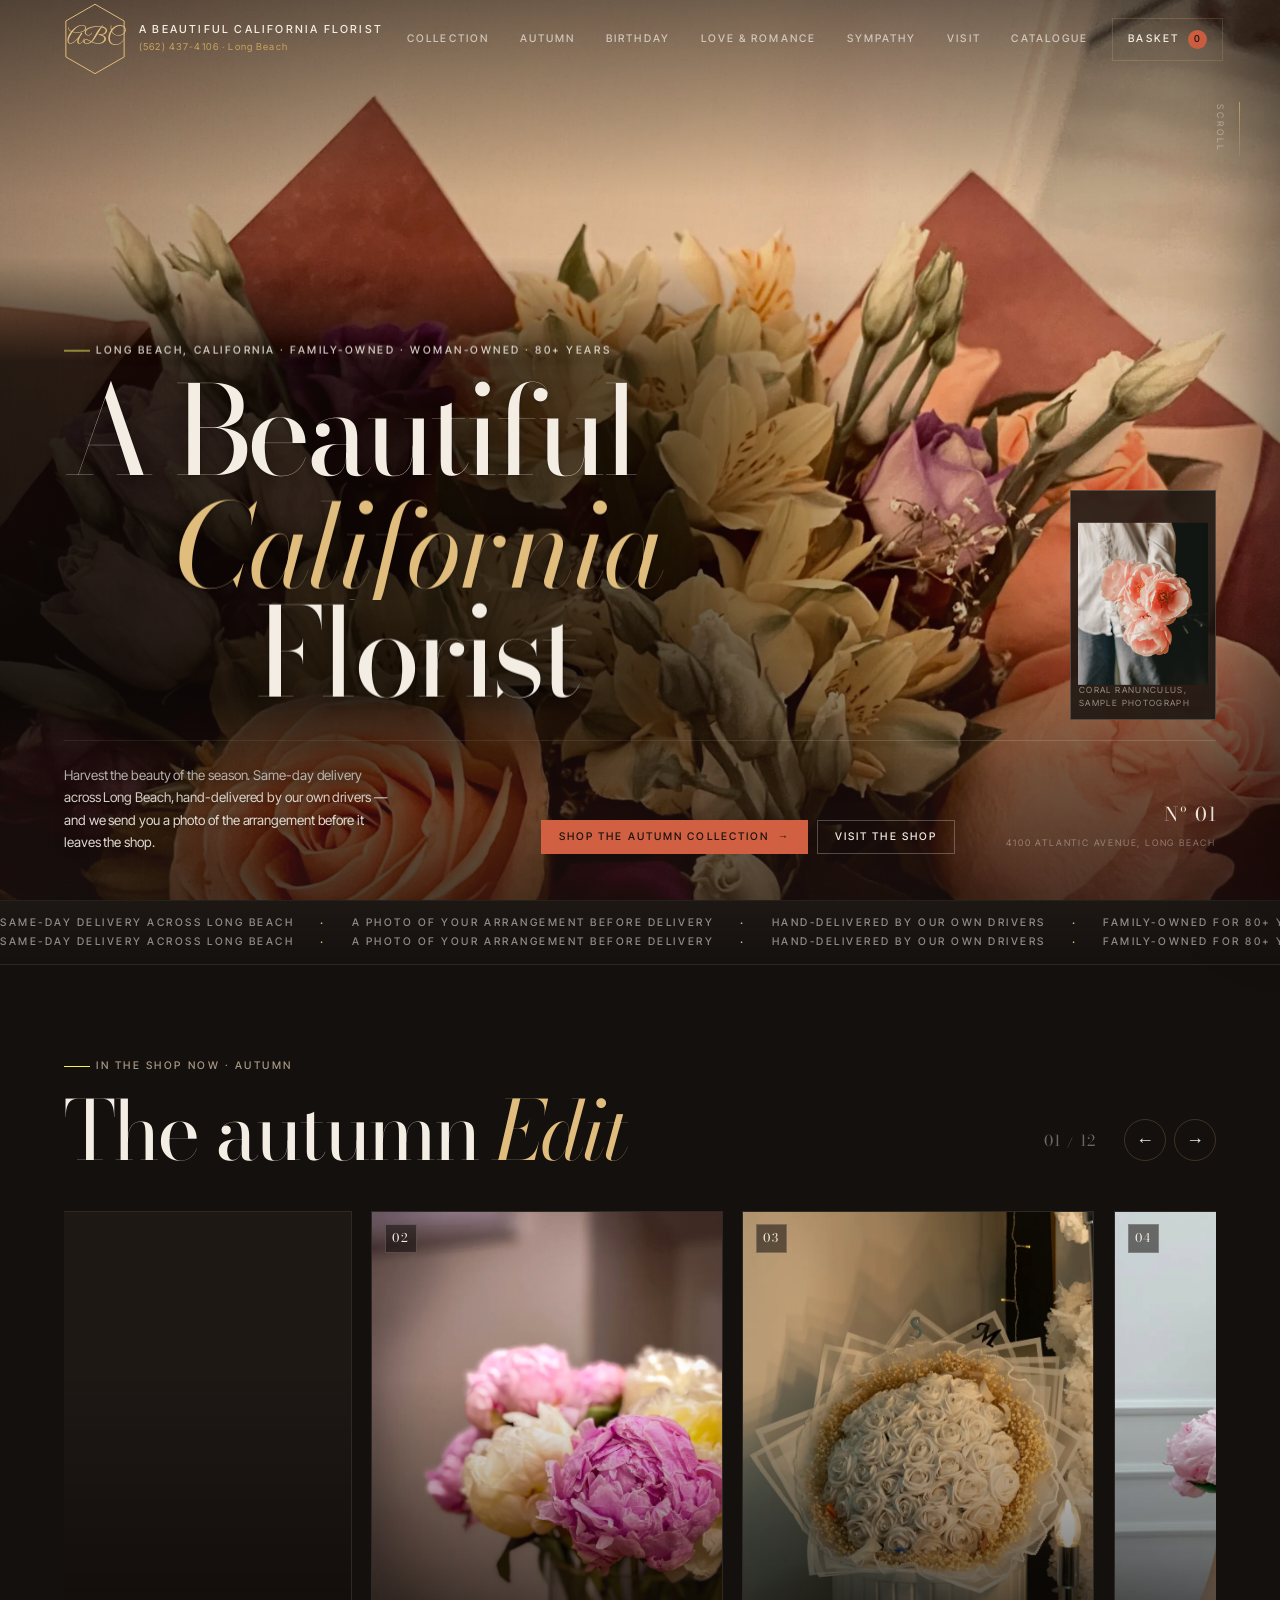
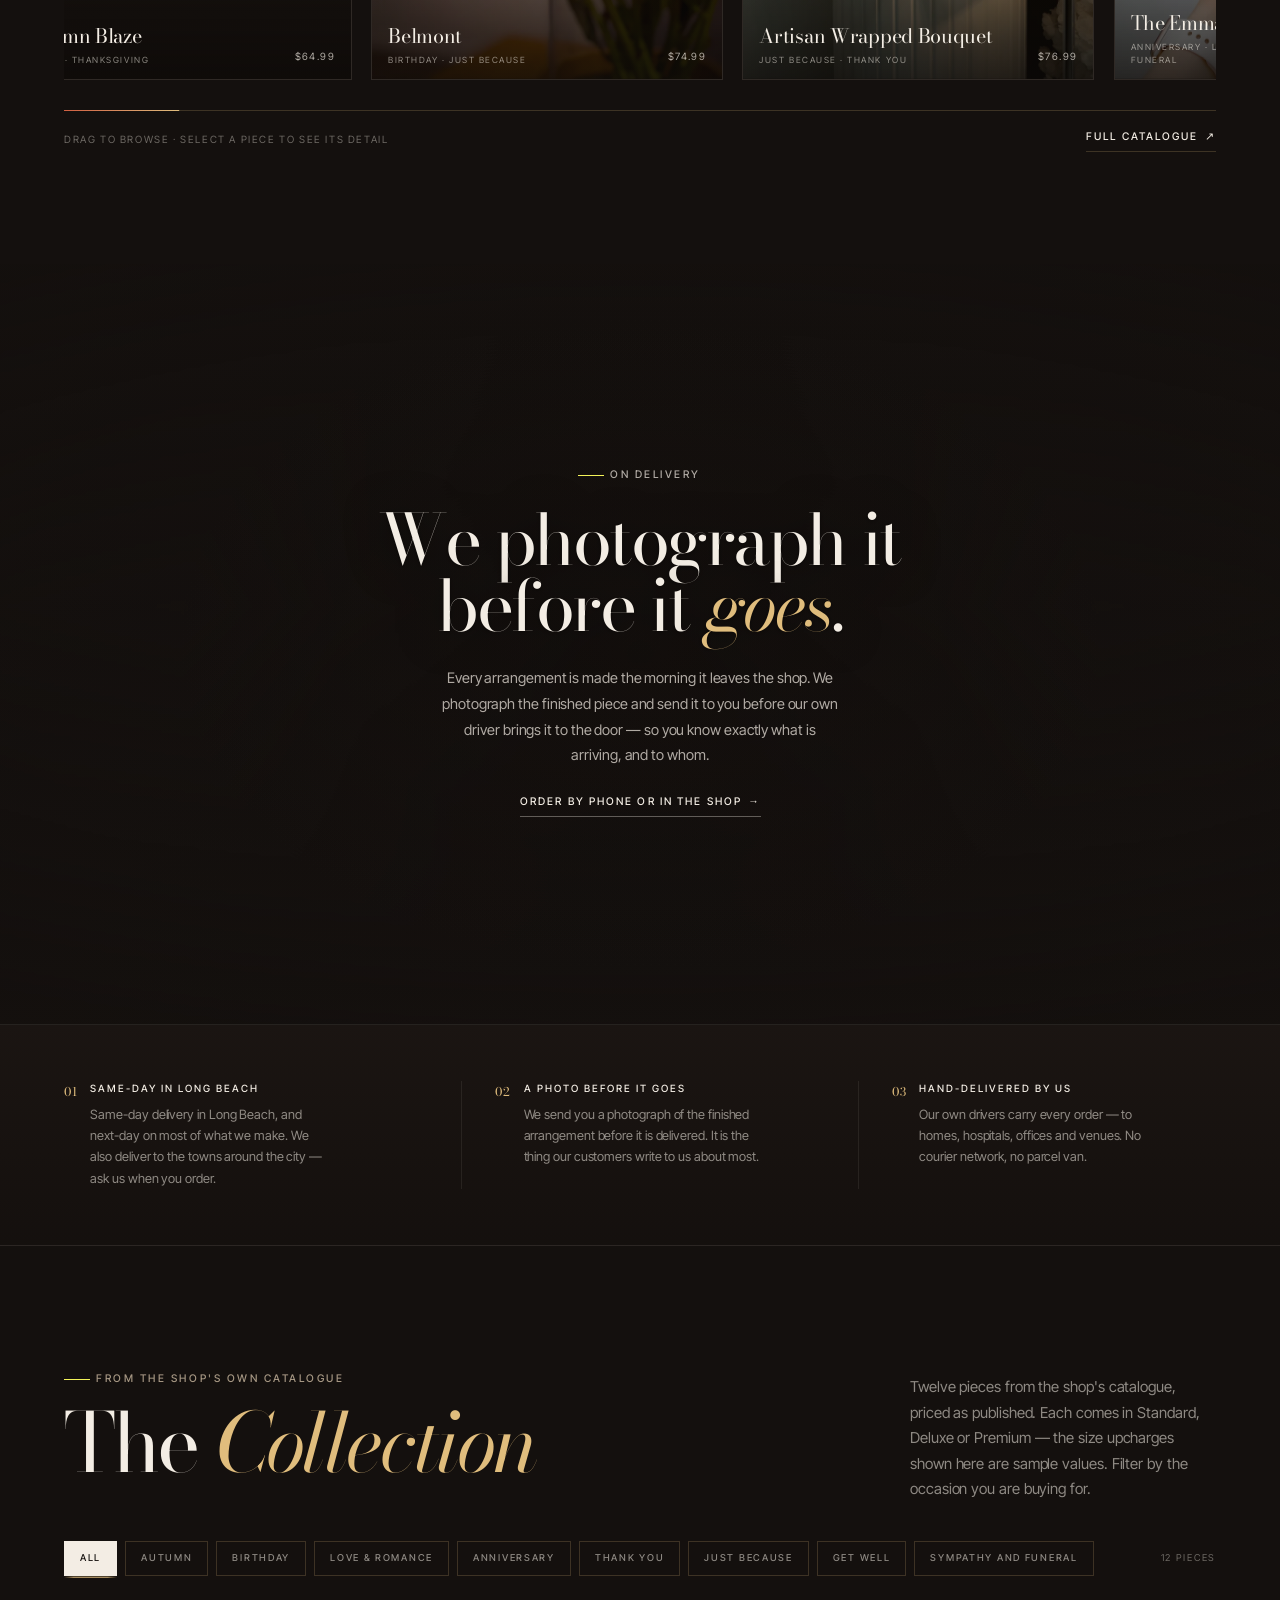
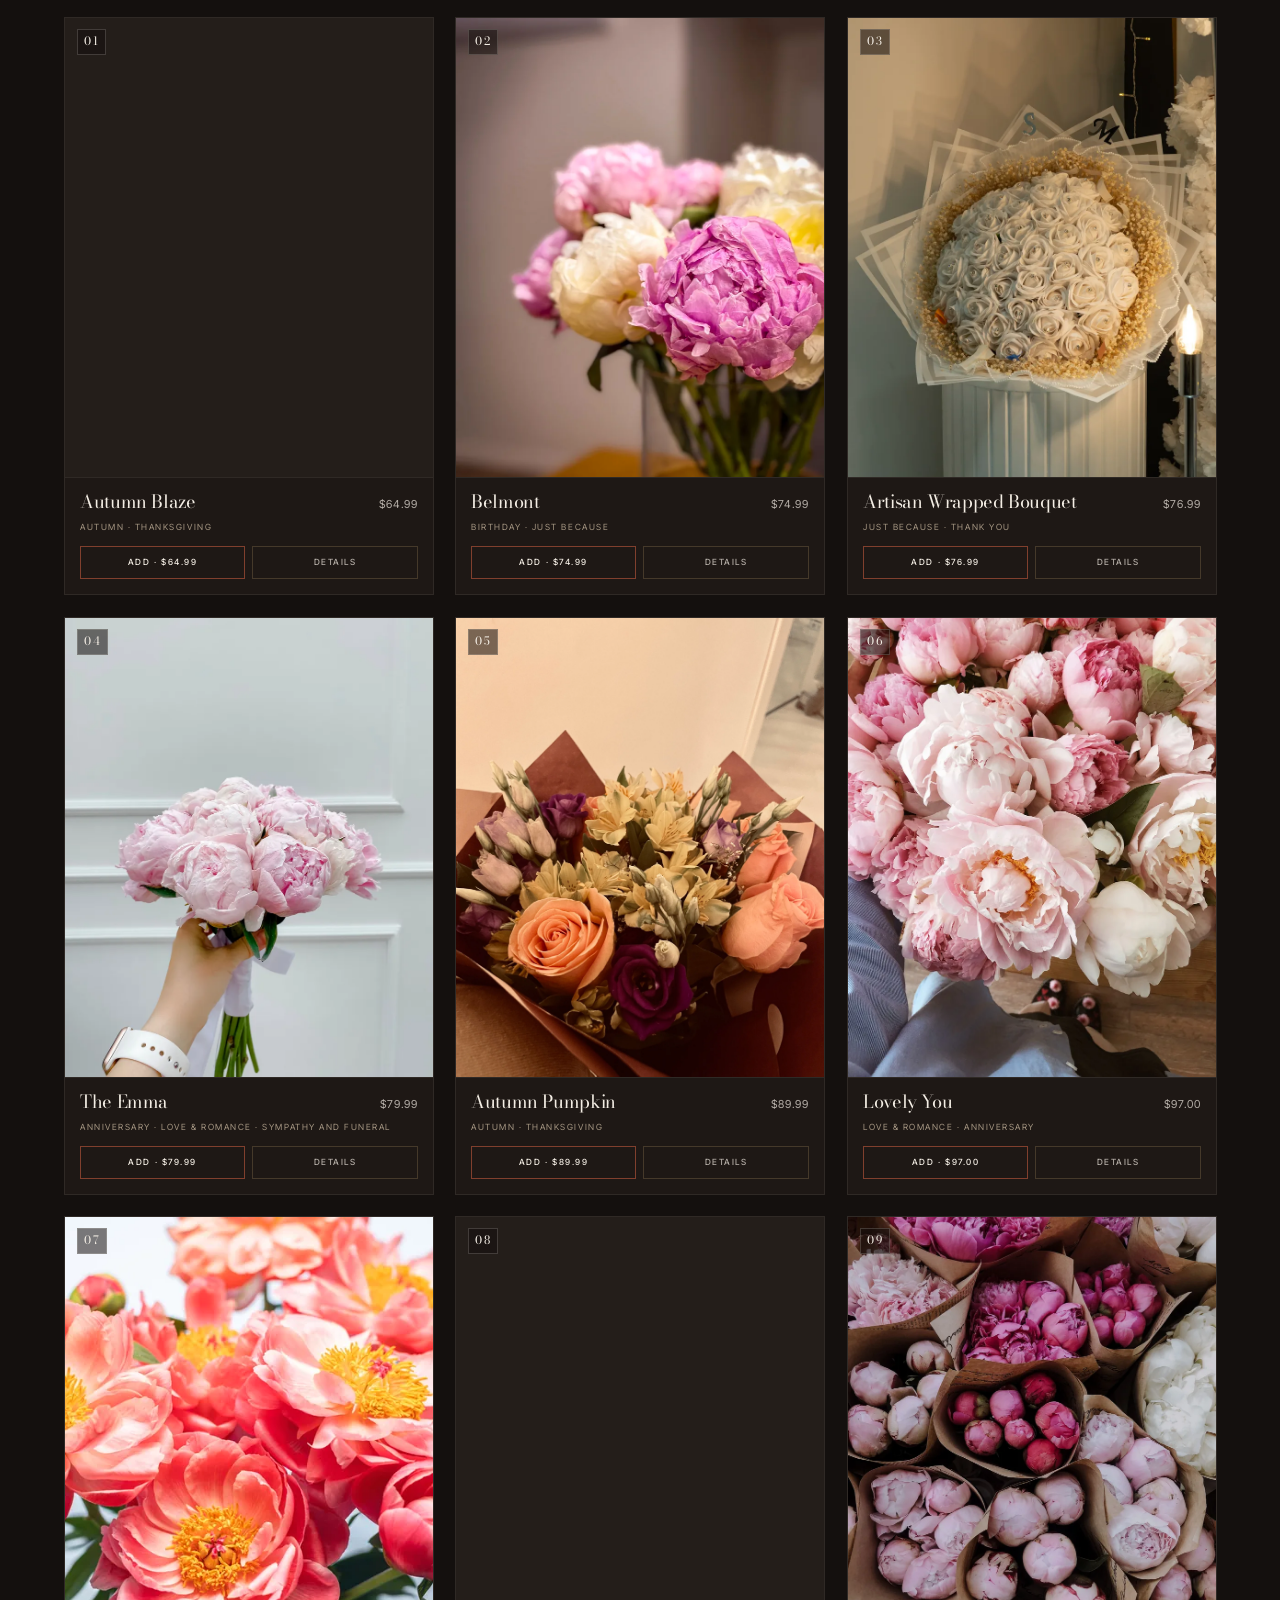
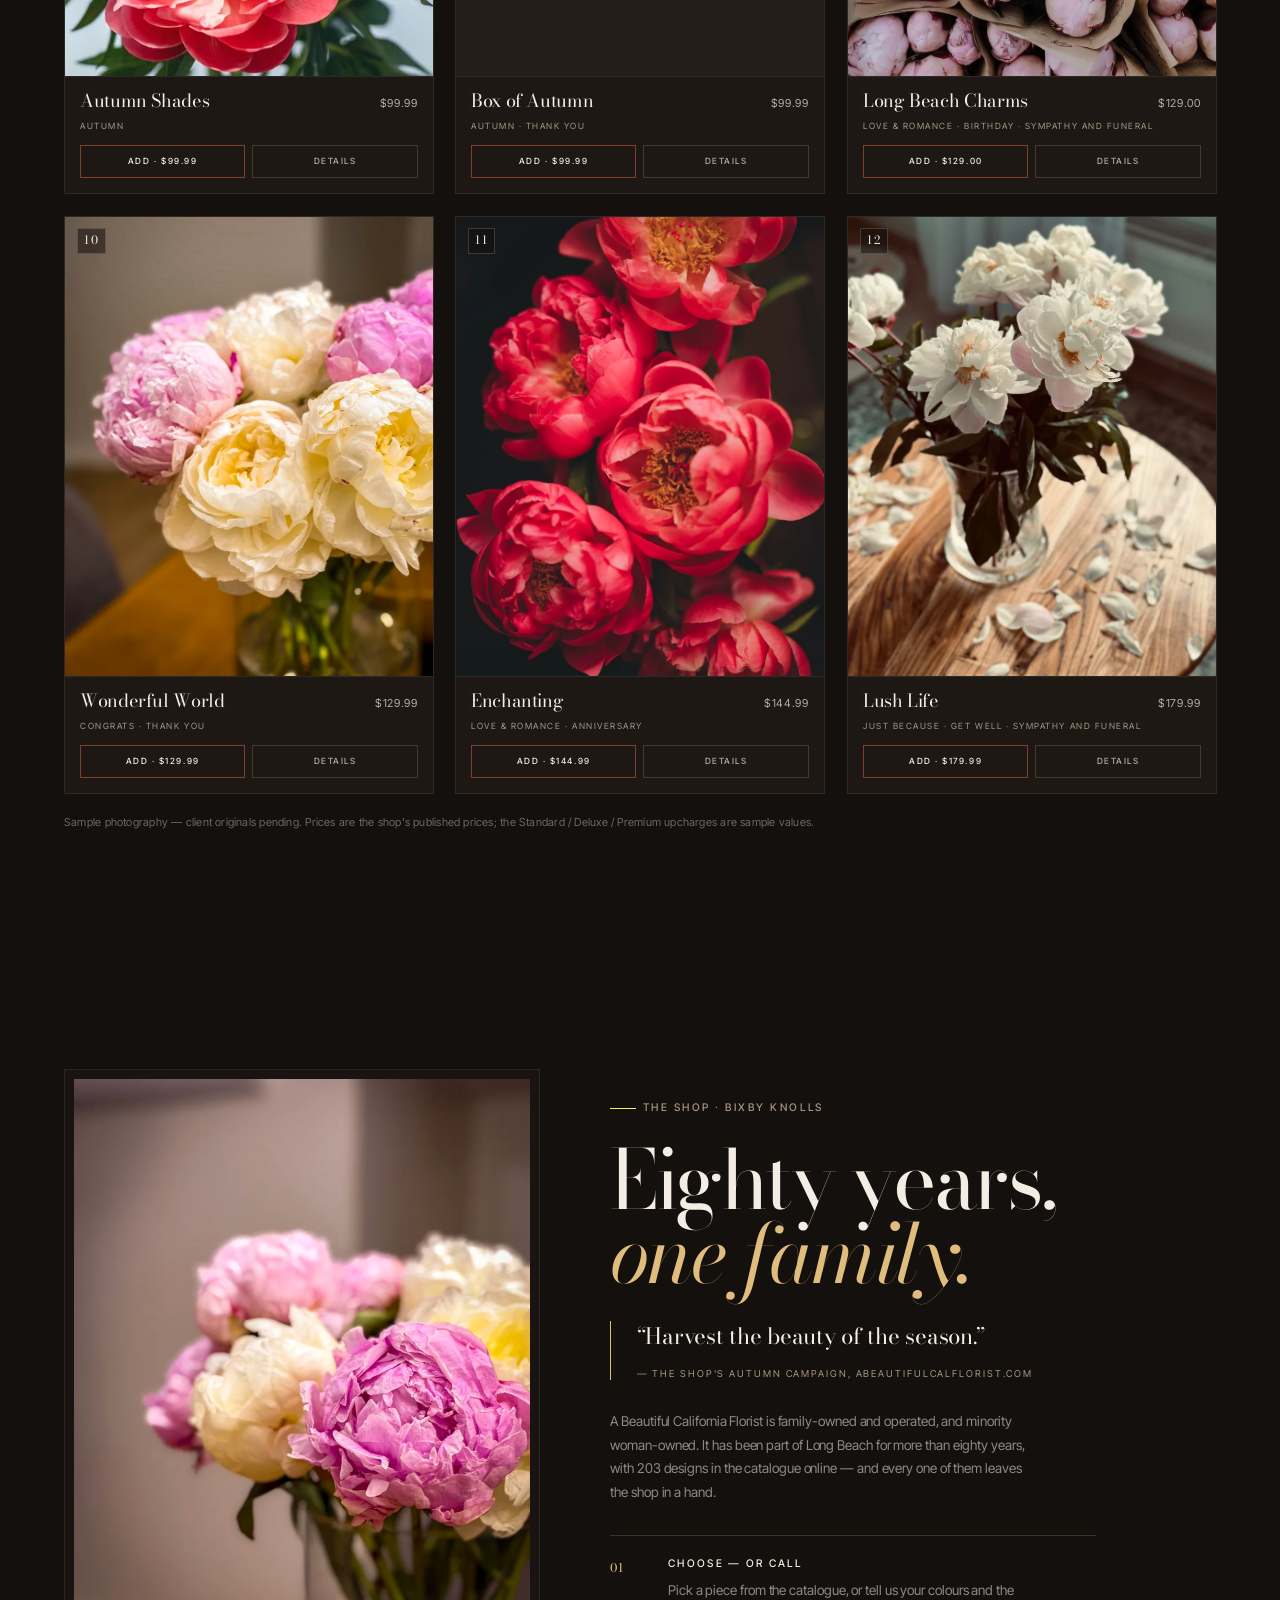
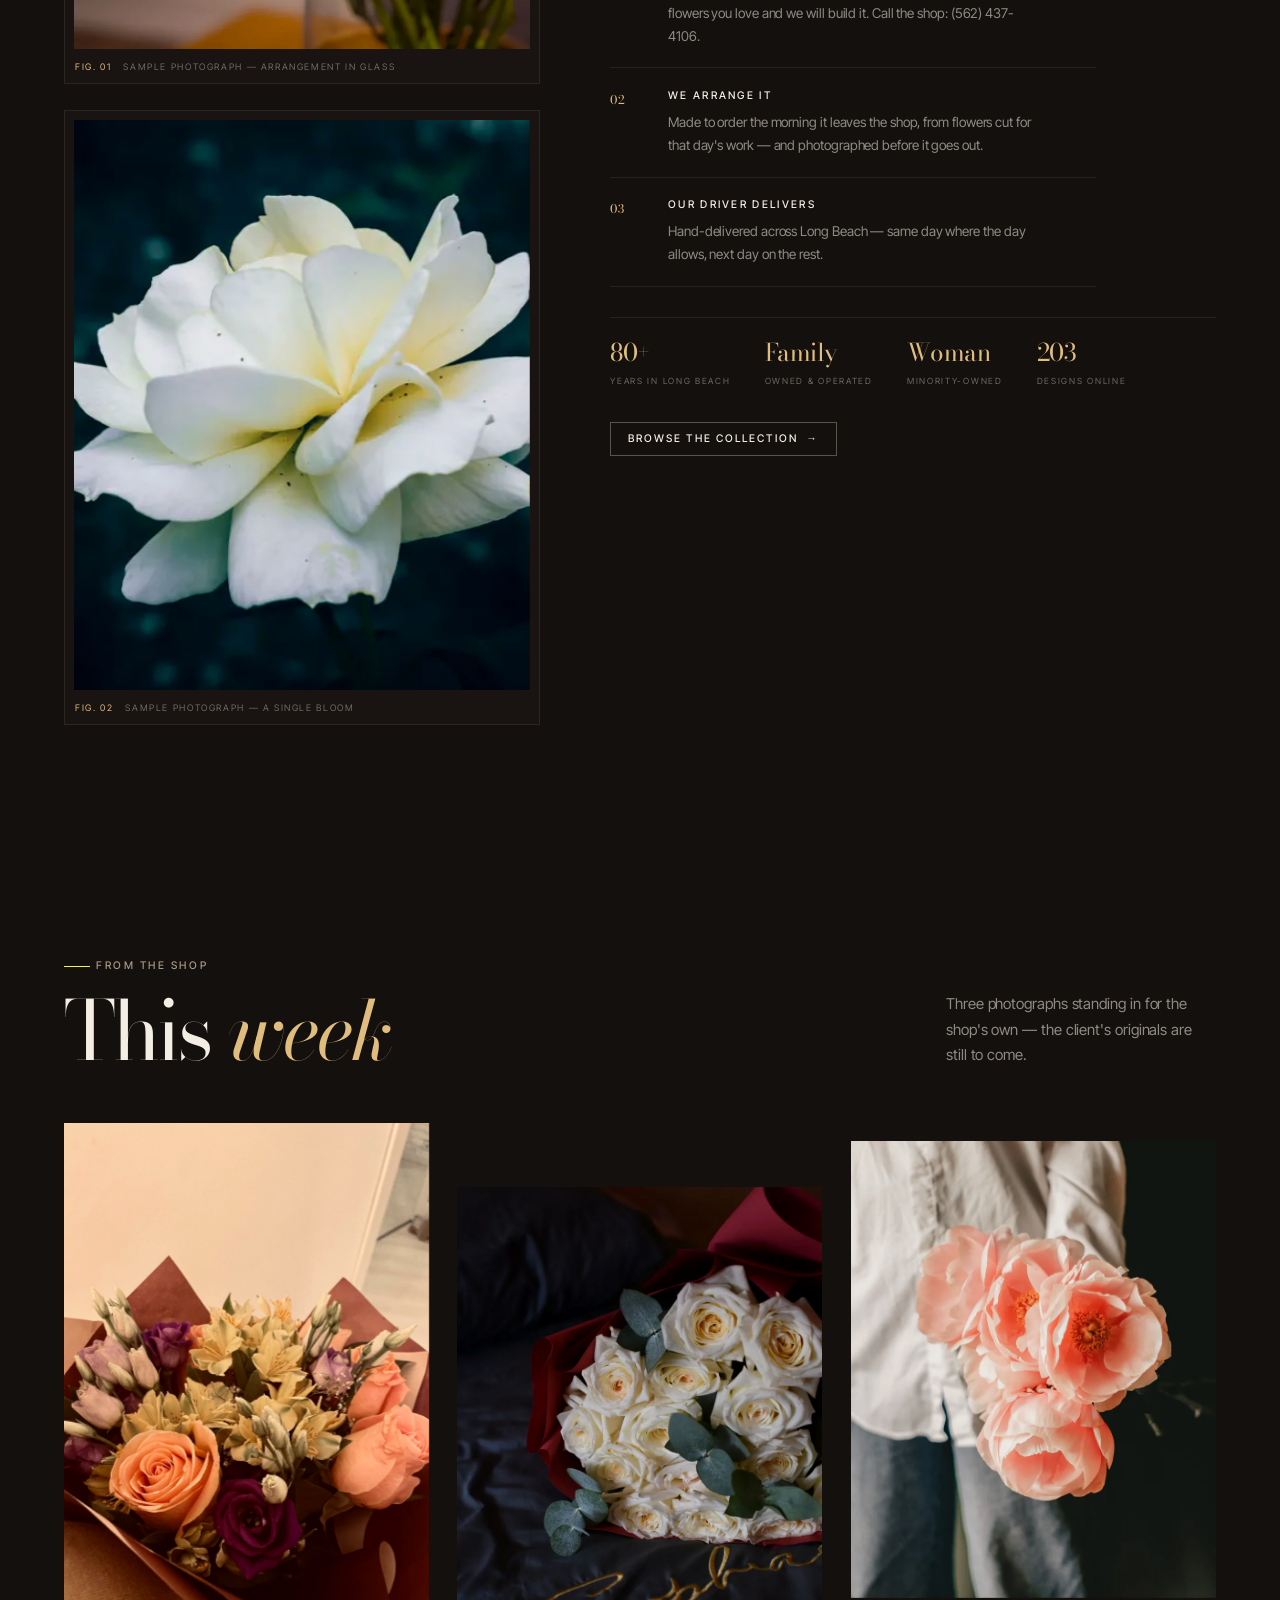
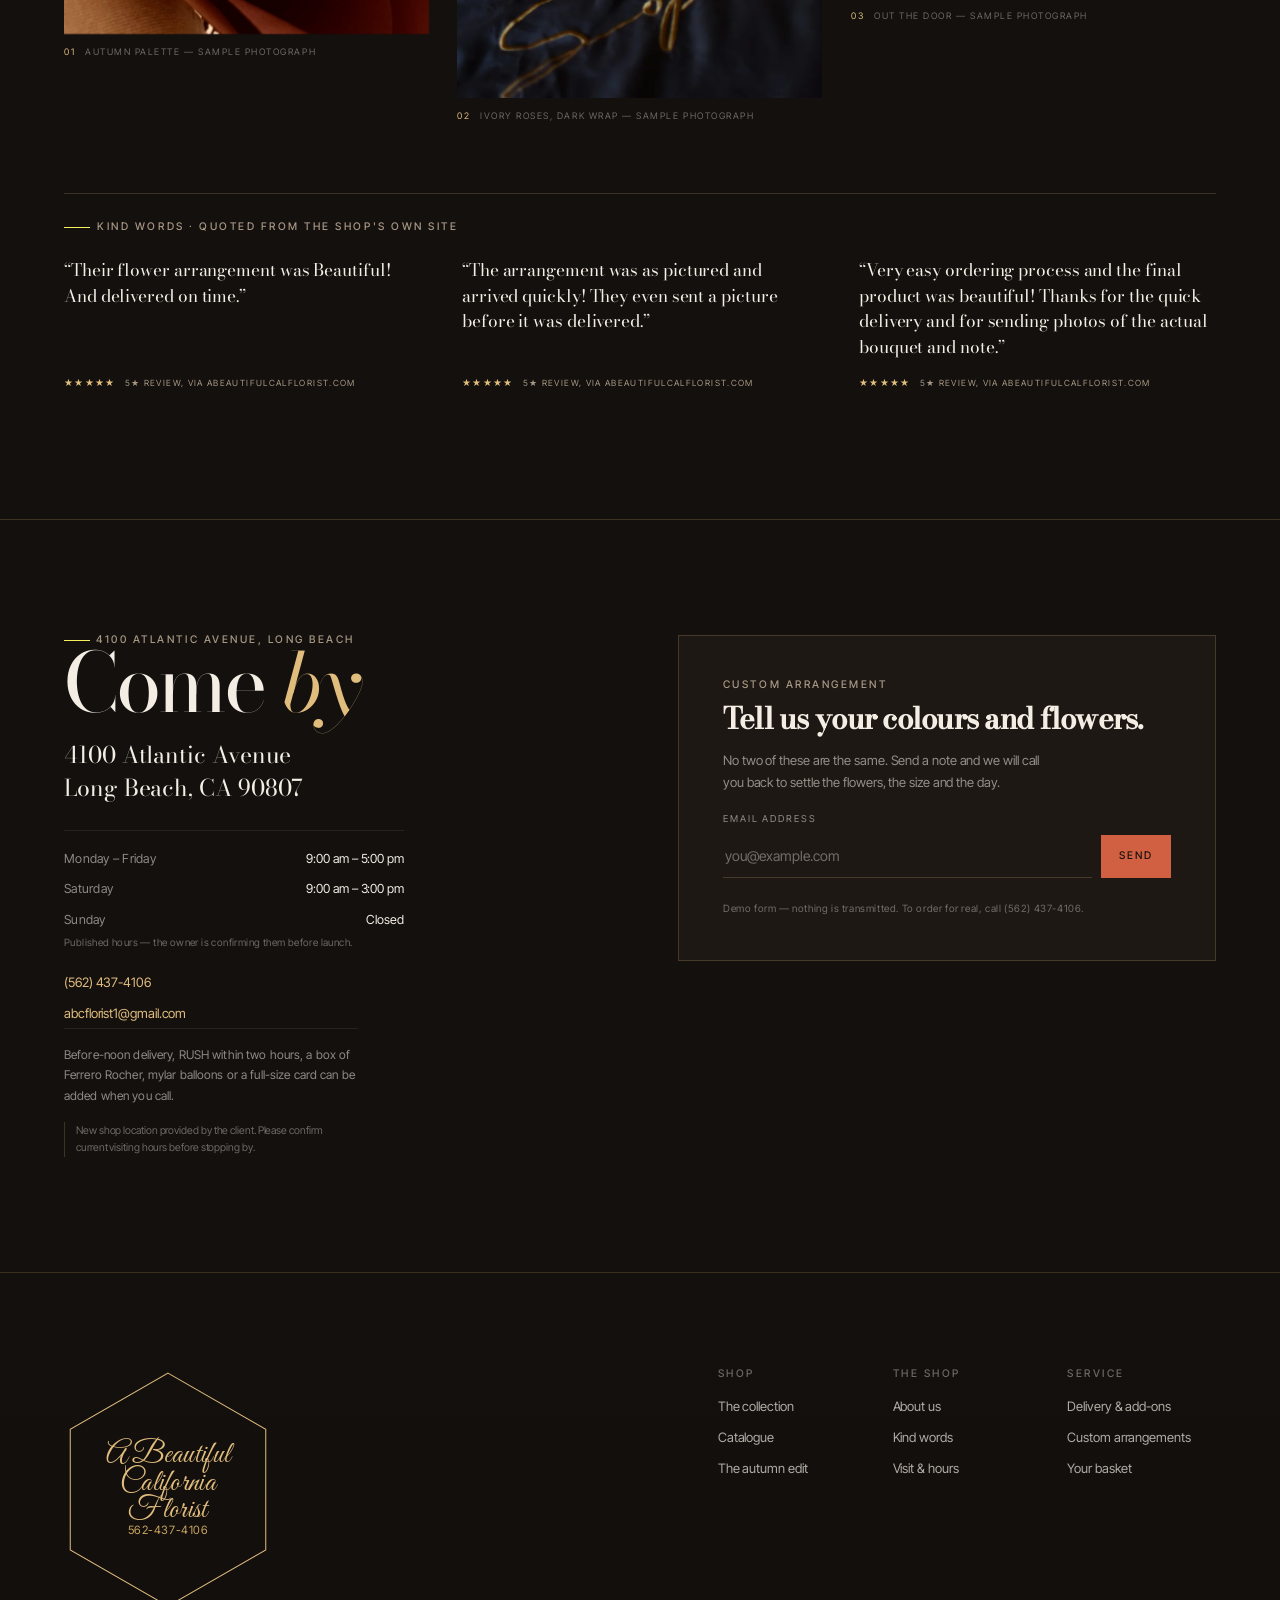
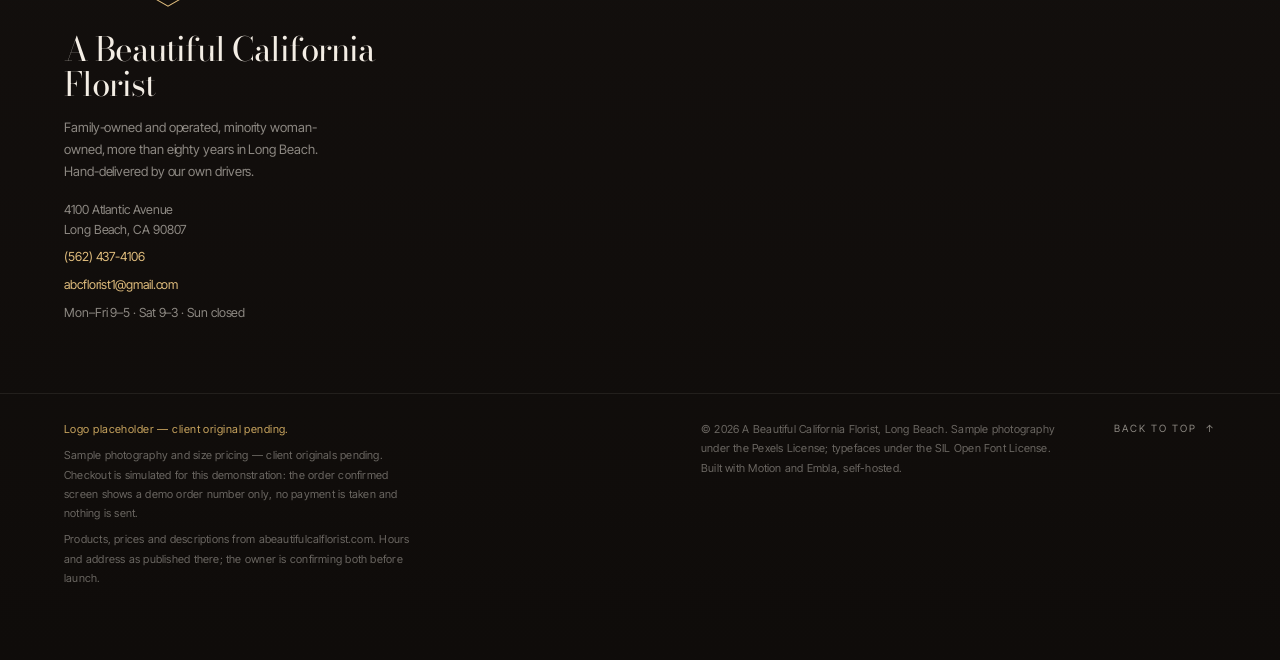
<file: index.html>
<!DOCTYPE html>
<html lang="en" class="no-js">
<head>
<meta name="robots" content="noindex, nofollow">

<meta charset="utf-8">
<meta name="viewport" content="width=device-width, initial-scale=1, viewport-fit=cover">
<title>A Beautiful California Florist — Long Beach, CA</title>
<meta name="description" content="A Beautiful California Florist, 4100 Atlantic Avenue, Long Beach. Family-owned and woman-owned for more than 80 years. Same-day Long Beach delivery, hand-delivered by our own drivers, with a photo of your arrangement before it goes. Demo storefront — simulated checkout.">
<meta name="theme-color" content="#14100E">
<link rel="preload" as="image" fetchpriority="high"
      imagesrcset="assets/img/resp/terracotta-bouquet-kraft-800.webp 800w, assets/img/resp/terracotta-bouquet-kraft-1600.webp 1600w, assets/img/resp/terracotta-bouquet-kraft-2560.webp 2560w, assets/img/resp/terracotta-bouquet-kraft-3000.webp 3000w"
      imagesizes="100vw" href="assets/img/resp/terracotta-bouquet-kraft-1600.jpg">
<link rel="stylesheet" href="assets/fonts.css">
<link rel="stylesheet" href="assets/css/base.css">
<link rel="stylesheet" href="assets/css/home.css">
<link rel="stylesheet" href="assets/css/components.css">
<link rel="stylesheet" href="assets/css/motion.css">
<script>
document.documentElement.classList.replace('no-js','js');
/* if anything below fails to run, degrade to a fully readable static page */
window.addEventListener('error', function () { document.documentElement.classList.add('is-degraded'); });
window.setTimeout(function () { if (!window.__bwReady) document.documentElement.classList.add('is-degraded'); }, 4000);
</script>
</head>
<body>
<a class="skip" href="#main">Skip to content</a>

<header class="site-head" data-head>
  <div class="site-head__inner">
    <a class="brand" href="index.html" aria-label="A Beautiful California Florist — home">
      <span class="mark" aria-hidden="true">
        <svg class="mark__hex" viewBox="0 0 100 116" focusable="false"><polygon points="50,2 97,29 97,87 50,114 3,87 3,29"/></svg>
        <span class="mark__in">
          <span class="mark__script">ABC</span>
        </span>
      </span>
      <span class="brand__text">
        <span class="brand__name">A Beautiful California Florist</span>
        <span class="brand__phone">(562) 437-4106 · Long Beach</span>
      </span>
    </a>

    <nav class="nav" aria-label="Primary">
      <a href="#collection">Collection</a>
      <a href="#collection" data-nav-occ="autumn">Autumn</a>
      <a href="#collection" data-nav-occ="birthday">Birthday</a>
      <a href="#collection" data-nav-occ="love and romance">Love &amp; Romance</a>
      <a href="#collection" data-nav-occ="sympathy">Sympathy</a>
      <a href="#visit">Visit</a>
      <a href="collection.html">Catalogue</a>
    </nav>

    <div class="site-head__actions">
      <span class="head-note">Same-day · Long Beach</span>
      <button class="cart-btn" type="button" data-cart-open aria-haspopup="dialog" aria-controls="cart-drawer" aria-label="Open basket, 0 items">
        <span class="cart-btn__label">Basket</span>
        <span class="cart-btn__count" data-cart-count aria-hidden="true">0</span>
      </button>
      <button class="menu-btn" type="button" data-menu-open aria-expanded="false" aria-controls="mobile-menu">
        <span class="menu-btn__bars" aria-hidden="true"><i></i><i></i></span>
        <span>Menu</span>
      </button>
    </div>
  </div>
  <span class="site-head__rule" aria-hidden="true"></span>
</header>

<div class="mmenu" id="mobile-menu" role="dialog" aria-modal="true" aria-label="Site menu" data-menu inert>
  <div class="mmenu__scrim" data-menu-close></div>
  <div class="mmenu__panel" data-menu-panel>
    <div class="mmenu__top">
      <span class="eyebrow">A Beautiful California Florist</span>
      <button class="icon-btn" type="button" data-menu-close aria-label="Close menu"><span aria-hidden="true">×</span></button>
    </div>
    <nav class="mmenu__nav" aria-label="Mobile">
      <a href="#collection"><span>01</span>Collection</a>
      <a href="#collection" data-nav-occ="autumn"><span>02</span>Autumn</a>
      <a href="#collection" data-nav-occ="birthday"><span>03</span>Birthday</a>
      <a href="#collection" data-nav-occ="love and romance"><span>04</span>Love &amp; Romance</a>
      <a href="#collection" data-nav-occ="sympathy"><span>05</span>Sympathy and Funeral</a>
      <a href="#notes"><span>06</span>Kind words</a>
      <a href="#visit"><span>07</span>Visit</a>
      <a href="collection.html"><span>08</span>Catalogue</a>
    </nav>
    <div class="mmenu__foot">
      <p class="eyebrow">The shop</p>
      <p>4100 Atlantic Avenue<br>Long Beach, CA 90807</p>
      <p class="mmenu__hours">Mon–Fri 9–5 · Sat 9–3 · Sun closed</p>
      <p class="mmenu__hours">(562) 437-4106</p>
      <button class="btn btn--line" type="button" data-cart-open>Open basket</button>
    </div>
  </div>
</div>

<main id="main">

  <!-- 1. HERO -->
  <section class="hero" id="top" aria-labelledby="hero-title" data-hero>
    <div class="hero__bg">
      <div class="hero__plate" data-parallax="0.22">
        <div class="hero__plate-in" data-parallax-media>
          <picture>
            <source type="image/webp" sizes="100vw"
                    srcset="assets/img/resp/terracotta-bouquet-kraft-800.webp 800w, assets/img/resp/terracotta-bouquet-kraft-1600.webp 1600w, assets/img/resp/terracotta-bouquet-kraft-2560.webp 2560w, assets/img/resp/terracotta-bouquet-kraft-3000.webp 3000w">
            <img class="hero__img" data-hero-img src="assets/img/resp/terracotta-bouquet-kraft-1600.jpg"
                 width="1600" height="2133" fetchpriority="high" decoding="async"
                 alt="Terracotta and peach roses gathered in kraft paper, photographed warm">
          </picture>
        </div>
      </div>
      <div class="hero__scrim" aria-hidden="true"></div>
      <div class="hero__grain" aria-hidden="true"></div>
    </div>

    <div class="hero__inner">
      <div class="hero__head" data-parallax="-0.05">
        <p class="eyebrow eyebrow--light" data-hero-eyebrow data-hero-item>
          <span class="eyebrow__dash" aria-hidden="true"></span>Long Beach, California · family-owned · woman-owned · 80+ years
        </p>
        <h1 class="hero__title" id="hero-title">
          <span class="mask" data-hero-item><span class="mask__in" data-hero-line>A Beautiful</span></span>
          <span class="mask mask--in" data-hero-item><span class="mask__in" data-hero-line><em>California</em></span></span>
          <span class="mask mask--in2" data-hero-item><span class="mask__in" data-hero-line>Florist</span></span>
        </h1>
      </div>

      <div class="hero__foot">
        <p class="hero__lede" data-hero-lede data-hero-item>
          Harvest the beauty of the season. Same-day delivery across Long Beach, hand-delivered by
          our own drivers — and we send you a photo of the arrangement before it leaves the shop.
        </p>
        <div class="hero__cta" data-hero-lede data-hero-item>
          <a class="btn btn--accent" href="#collection">Shop the autumn collection<span class="btn__arrow" aria-hidden="true">→</span></a>
          <a class="btn btn--ghost" href="#visit">Visit the shop</a>
        </div>
        <p class="hero__stamp" data-hero-lede data-hero-item>
          <span class="hero__stamp-n">Nº 01</span>
          <span>4100 Atlantic Avenue, Long Beach</span>
        </p>
      </div>
    </div>

    <figure class="hero__inset" data-hero-inset data-parallax="-0.16">
      <picture>
        <source type="image/webp" sizes="(min-width:1100px) 186px, 130px"
                srcset="assets/img/resp/coral-ranunculus-held-800.webp 800w, assets/img/resp/coral-ranunculus-held-1600.webp 1600w">
        <img src="assets/img/resp/coral-ranunculus-held-1600.jpg" width="1400" height="2100" loading="lazy" decoding="async"
             data-parallax-media
             alt="A hand holding a small coral ranunculus posy in soft daylight">
      </picture>
      <figcaption><span>Nº 02</span>Coral ranunculus, sample photograph</figcaption>
    </figure>

    <a class="hero__cue" href="#edit">
      <span class="hero__cue-line" aria-hidden="true"></span>
      <span class="hero__cue-txt">Scroll</span>
    </a>
  </section>

  <!-- ticker — one set; abc-motion.js clones the track once for a seamless loop -->
  <div class="ticker" aria-hidden="true" data-marquee>
    <div class="ticker__track" data-ticker>
      <span class="ticker__set">
        <span>Same-day delivery across Long Beach</span><i>·</i>
        <span>A photo of your arrangement before delivery</span><i>·</i>
        <span>Hand-delivered by our own drivers</span><i>·</i>
        <span>Family-owned for 80+ years</span><i>·</i>
        <span>4100 Atlantic Avenue, Long Beach</span><i>·</i>
      </span>
    </div>
  </div>

  <!-- 2. RAIL -->
  <section class="sec sec--rail" id="edit" aria-labelledby="edit-title">
    <div class="sec__head">
      <div class="sec__head-l">
        <p class="eyebrow"><span class="eyebrow__dash" aria-hidden="true"></span>In the shop now · autumn</p>
        <h2 class="h2" id="edit-title" data-reveal>The autumn <em>Edit</em></h2>
      </div>
      <div class="sec__head-r">
        <p class="rail__count" aria-hidden="true"><span data-rail-cur>01</span><span class="rail__count-sep">/</span><span data-rail-total>06</span></p>
        <div class="rail__btns">
          <button class="icon-btn icon-btn--round" type="button" data-rail-prev aria-label="Previous arrangements"><span aria-hidden="true">←</span></button>
          <button class="icon-btn icon-btn--round" type="button" data-rail-next aria-label="Next arrangements"><span aria-hidden="true">→</span></button>
        </div>
      </div>
    </div>

    <div class="rail" data-rail role="group" tabindex="0" aria-roledescription="carousel"
         aria-describedby="rail-keys" aria-label="The autumn edit — featured arrangements">
      <div class="embla" data-embla>
        <div class="embla__viewport" data-embla-viewport>
          <div class="embla__container" data-rail-track>
            <!-- rail slides injected from assets/js/data.js -->
          </div>
        </div>
      </div>
      <div class="rail__preview" data-rail-preview aria-hidden="true">
        <picture>
          <source type="image/webp" srcset="assets/img/resp/coral-bouquet-white-800.webp 800w, assets/img/resp/coral-bouquet-white-1600.webp 1600w" sizes="196px">
          <img data-rail-preview-img src="assets/img/resp/coral-bouquet-white-1600.jpg" alt="" width="1600" height="2133" loading="lazy" decoding="async">
        </picture>
      </div>
      <div class="rail__prog" aria-hidden="true"><span data-rail-prog></span></div>
    </div>

    <div class="rail__foot">
      <p class="rail__hint">Drag to browse · select a piece to see its detail</p>
      <p class="rail__keys" id="rail-keys">← → keys browse · Home / End jump</p>
      <a class="link" href="collection.html">Full catalogue<span aria-hidden="true">↗</span></a>
    </div>
  </section>

  <!-- 3. PARALLAX BAND -->
  <section class="band" data-band aria-labelledby="band-title">
    <div class="band__media" data-parallax="0.15" aria-hidden="true">
      <div class="band__media-in" data-parallax-media>
        <picture>
          <source type="image/webp" sizes="100vw"
                  srcset="assets/img/resp/coral-bouquet-white-800.webp 800w, assets/img/resp/coral-bouquet-white-1600.webp 1600w, assets/img/resp/coral-bouquet-white-2560.webp 2560w, assets/img/resp/coral-bouquet-white-3000.webp 3000w">
          <img data-band-img src="assets/img/resp/coral-bouquet-white-1600.jpg" width="1600" height="2133" loading="lazy" decoding="async" alt="">
        </picture>
      </div>
    </div>
    <div class="band__scrim" aria-hidden="true"></div>
    <div class="band__inner" data-band-inner data-cascade data-cascade-step="110">
      <p class="eyebrow eyebrow--light" data-reveal><span class="eyebrow__dash" aria-hidden="true"></span>On delivery</p>
      <h2 class="band__title type-lift" id="band-title" data-reveal>We photograph it<br>before it <em>goes</em>.</h2>
      <p class="band__sub" data-reveal>Every arrangement is made the morning it leaves the shop. We photograph the
        finished piece and send it to you before our own driver brings it to the door — so you know
        exactly what is arriving, and to whom.</p>
      <a class="link link--light" data-reveal href="#visit">Order by phone or in the shop<span aria-hidden="true">→</span></a>
    </div>
  </section>

  <!-- 4. PROMISE -->
  <section class="promise" aria-labelledby="promise-title">
    <h2 class="u-sr" id="promise-title">How we deliver</h2>
    <div class="promise__inner">
      <div class="promise__item">
        <span class="promise__n">01</span>
        <div>
          <h3 class="promise__h">Same-day in Long Beach</h3>
          <p class="promise__p">Same-day delivery in Long Beach, and next-day on most of what we make.
            We also deliver to the towns around the city — ask us when you order.</p>
        </div>
      </div>
      <div class="promise__item">
        <span class="promise__n">02</span>
        <div>
          <h3 class="promise__h">A photo before it goes</h3>
          <p class="promise__p">We send you a photograph of the finished arrangement before it is
            delivered. It is the thing our customers write to us about most.</p>
        </div>
      </div>
      <div class="promise__item">
        <span class="promise__n">03</span>
        <div>
          <h3 class="promise__h">Hand-delivered by us</h3>
          <p class="promise__p">Our own drivers carry every order — to homes, hospitals, offices and
            venues. No courier network, no parcel van.</p>
        </div>
      </div>
    </div>
  </section>

  <!-- 5. COLLECTION -->
  <section class="sec sec--collection" id="collection" aria-labelledby="collection-title">
    <div class="sec__head sec__head--stack">
      <div class="sec__head-l">
        <p class="eyebrow" data-reveal><span class="eyebrow__dash" aria-hidden="true"></span>From the shop's own catalogue</p>
        <h2 class="h2 type-lift" id="collection-title" data-reveal>The <em>Collection</em></h2>
      </div>
      <p class="sec__intro" data-reveal>Twelve pieces from the shop's catalogue, priced as published.
        Each comes in Standard, Deluxe or Premium — the size upcharges shown here are sample values.
        Filter by the occasion you are buying for.</p>
    </div>

    <div class="filters" role="group" aria-label="Filter arrangements by occasion">
      <span class="filters__ind" data-chip-ind aria-hidden="true"></span>
      <button class="chip is-active" type="button" data-filter="all" aria-pressed="true">All</button>
      <button class="chip" type="button" data-filter="autumn" aria-pressed="false">Autumn</button>
      <button class="chip" type="button" data-filter="birthday" aria-pressed="false">Birthday</button>
      <button class="chip" type="button" data-filter="love and romance" aria-pressed="false">Love &amp; Romance</button>
      <button class="chip" type="button" data-filter="anniversary" aria-pressed="false">Anniversary</button>
      <button class="chip" type="button" data-filter="thank you" aria-pressed="false">Thank You</button>
      <button class="chip" type="button" data-filter="just because" aria-pressed="false">Just Because</button>
      <button class="chip" type="button" data-filter="get well" aria-pressed="false">Get Well</button>
      <button class="chip" type="button" data-filter="sympathy" aria-pressed="false">Sympathy and Funeral</button>
      <p class="filters__count" aria-live="polite" data-grid-count>12 pieces</p>
    </div>

    <div class="grid" data-grid>
      <!-- product cards injected from assets/js/data.js -->
    </div>
    <p class="collection__note">Sample photography — client originals pending. Prices are the shop's
      published prices; the Standard / Deluxe / Premium upcharges are sample values.</p>
  </section>

  <!-- 6. THE SHOP -->
  <section class="atelier" id="atelier" aria-labelledby="atelier-title">
    <div class="atelier__col">
      <figure class="atelier__media" data-reveal>
        <picture>
          <source type="image/webp" sizes="(min-width:1000px) 46vw, 92vw"
                  srcset="assets/img/resp/pink-cream-peonies-vase-800.webp 800w, assets/img/resp/pink-cream-peonies-vase-1600.webp 1600w, assets/img/resp/pink-cream-peonies-vase-2560.webp 2560w, assets/img/resp/pink-cream-peonies-vase-3000.webp 3000w">
          <img src="assets/img/resp/pink-cream-peonies-vase-1600.jpg" width="1600" height="2133" loading="lazy" decoding="async"
               alt="Pink and cream blooms arranged in a clear glass vase, sample photograph">
        </picture>
        <button class="zoomcue" type="button" data-expand aria-label="Expand the photograph of pink and cream blooms in glass"><b aria-hidden="true">⤢</b>Expand</button>
        <p class="atelier__cap"><span>Fig. 01</span>Sample photograph — arrangement in glass</p>
      </figure>
      <figure class="atelier__media atelier__media--sm" data-reveal>
        <picture>
          <source type="image/webp" sizes="(min-width:1000px) 40vw, 92vw"
                  srcset="assets/img/resp/white-bloom-dark-water-800.webp 800w, assets/img/resp/white-bloom-dark-water-1600.webp 1600w, assets/img/resp/white-bloom-dark-water-2560.webp 2560w, assets/img/resp/white-bloom-dark-water-3000.webp 3000w">
          <img src="assets/img/resp/white-bloom-dark-water-1600.jpg" width="2000" height="1333" loading="lazy" decoding="async"
               alt="A single pale bloom resting on dark water, sample photograph">
        </picture>
        <button class="zoomcue" type="button" data-expand aria-label="Expand the photograph of a single pale bloom on dark water"><b aria-hidden="true">⤢</b>Expand</button>
        <p class="atelier__cap"><span>Fig. 02</span>Sample photograph — a single bloom</p>
      </figure>
    </div>

    <div class="atelier__body">
      <p class="eyebrow"><span class="eyebrow__dash" aria-hidden="true"></span>The shop · Bixby Knolls</p>
      <h2 class="h2h type-lift" id="atelier-title" data-reveal>Eighty years,<br><em>one family.</em></h2>

      <blockquote class="atelier__quote" data-reveal>
        “Harvest the beauty of the season.”
        <cite>— the shop's autumn campaign, abeautifulcalflorist.com</cite>
      </blockquote>

      <p class="atelier__lead">
        A Beautiful California Florist is family-owned and operated, and minority woman-owned. It has
        been part of Long Beach for more than eighty years, with 203 designs in the catalogue online —
        and every one of them leaves the shop in a hand.
      </p>

      <ol class="steps" data-cascade data-cascade-step="80">
        <li data-reveal>
          <span class="steps__n">01</span>
          <div><h3>Choose — or call</h3><p>Pick a piece from the catalogue, or tell us your colours and
            the flowers you love and we will build it. Call the shop: (562) 437-4106.</p></div>
        </li>
        <li data-reveal>
          <span class="steps__n">02</span>
          <div><h3>We arrange it</h3><p>Made to order the morning it leaves the shop, from flowers cut
            for that day's work — and photographed before it goes out.</p></div>
        </li>
        <li data-reveal>
          <span class="steps__n">03</span>
          <div><h3>Our driver delivers</h3><p>Hand-delivered across Long Beach — same day where the
            day allows, next day on the rest.</p></div>
        </li>
      </ol>

      <div class="stats" data-cascade data-cascade-step="70">
        <div class="stat"><span class="stat__n">80+</span><span class="stat__l">Years in Long Beach</span></div>
        <div class="stat"><span class="stat__n">Family</span><span class="stat__l">Owned &amp; operated</span></div>
        <div class="stat"><span class="stat__n">Woman</span><span class="stat__l">Minority-owned</span></div>
        <div class="stat"><span class="stat__n">203</span><span class="stat__l">Designs online</span></div>
      </div>

      <a class="btn btn--line" href="#collection">Browse the collection<span class="btn__arrow" aria-hidden="true">→</span></a>
    </div>
  </section>

  <!-- 7. NOTES + KIND WORDS -->
  <section class="sec sec--notes" id="notes" aria-labelledby="notes-title">
    <div class="sec__head">
      <div class="sec__head-l">
        <p class="eyebrow"><span class="eyebrow__dash" aria-hidden="true"></span>From the shop</p>
        <h2 class="h2" id="notes-title" data-reveal>This <em>week</em></h2>
      </div>
      <p class="sec__intro sec__intro--narrow" data-reveal>Three photographs standing in for the shop's
        own — the client's originals are still to come.</p>
    </div>

    <div class="notes" data-cascade data-cascade-step="110">
      <figure class="note note--tall" data-reveal>
        <picture>
          <source type="image/webp" sizes="(min-width:900px) 33vw, 92vw"
                  srcset="assets/img/resp/terracotta-bouquet-kraft-800.webp 800w, assets/img/resp/terracotta-bouquet-kraft-1600.webp 1600w, assets/img/resp/terracotta-bouquet-kraft-2560.webp 2560w, assets/img/resp/terracotta-bouquet-kraft-3000.webp 3000w">
          <img src="assets/img/resp/terracotta-bouquet-kraft-1600.jpg" width="1600" height="2133" loading="lazy" decoding="async"
               alt="Terracotta and peach roses in kraft paper">
        </picture>
        <button class="zoomcue" type="button" data-expand aria-label="Expand the photograph of terracotta and peach roses in kraft paper"><b aria-hidden="true">⤢</b>Expand</button>
        <figcaption><span>01</span>Autumn palette — sample photograph</figcaption>
      </figure>
      <figure class="note note--wide" data-reveal>
        <picture>
          <source type="image/webp" sizes="(min-width:900px) 42vw, 92vw"
                  srcset="assets/img/resp/dark-wrap-white-roses-800.webp 800w, assets/img/resp/dark-wrap-white-roses-1600.webp 1600w, assets/img/resp/dark-wrap-white-roses-2560.webp 2560w, assets/img/resp/dark-wrap-white-roses-3000.webp 3000w">
          <img src="assets/img/resp/dark-wrap-white-roses-1600.jpg" width="1600" height="2400" loading="lazy" decoding="async"
               alt="Ivory roses with dark foliage in a deep wrap">
        </picture>
        <button class="zoomcue" type="button" data-expand aria-label="Expand the photograph of ivory roses in a dark wrap"><b aria-hidden="true">⤢</b>Expand</button>
        <figcaption><span>02</span>Ivory roses, dark wrap — sample photograph</figcaption>
      </figure>
      <figure class="note" data-reveal>
        <picture>
          <source type="image/webp" sizes="(min-width:900px) 30vw, 92vw"
                  srcset="assets/img/resp/coral-ranunculus-held-800.webp 800w, assets/img/resp/coral-ranunculus-held-1600.webp 1600w, assets/img/resp/coral-ranunculus-held-2560.webp 2560w, assets/img/resp/coral-ranunculus-held-3000.webp 3000w">
          <img src="assets/img/resp/coral-ranunculus-held-1600.jpg" width="1400" height="2100" loading="lazy" decoding="async"
               alt="A handful of coral ranunculus carried against a pale shirt">
        </picture>
        <button class="zoomcue" type="button" data-expand aria-label="Expand the photograph of a handful of coral ranunculus"><b aria-hidden="true">⤢</b>Expand</button>
        <figcaption><span>03</span>Out the door — sample photograph</figcaption>
      </figure>
    </div>

    <div class="quotes">
      <p class="eyebrow quotes__head"><span class="eyebrow__dash" aria-hidden="true"></span>Kind words · quoted from the shop's own site</p>
      <div class="quotes__grid" data-cascade data-cascade-step="90">
        <figure class="quote" data-reveal>
          <blockquote class="quote__text">“Their flower arrangement was Beautiful! And delivered on time.”</blockquote>
          <figcaption class="quote__meta"><span class="quote__stars" aria-hidden="true">★★★★★</span>5★ review, via abeautifulcalflorist.com</figcaption>
        </figure>
        <figure class="quote" data-reveal>
          <blockquote class="quote__text">“The arrangement was as pictured and arrived quickly! They even sent a picture before it was delivered.”</blockquote>
          <figcaption class="quote__meta"><span class="quote__stars" aria-hidden="true">★★★★★</span>5★ review, via abeautifulcalflorist.com</figcaption>
        </figure>
        <figure class="quote" data-reveal>
          <blockquote class="quote__text">“Very easy ordering process and the final product was beautiful! Thanks for the quick delivery and for sending photos of the actual bouquet and note.”</blockquote>
          <figcaption class="quote__meta"><span class="quote__stars" aria-hidden="true">★★★★★</span>5★ review, via abeautifulcalflorist.com</figcaption>
        </figure>
      </div>
    </div>
  </section>

  <!-- 8. VISIT -->
  <section class="visit" id="visit" aria-labelledby="visit-title">
    <div class="visit__col">
      <p class="eyebrow"><span class="eyebrow__dash" aria-hidden="true"></span>4100 Atlantic Avenue, Long Beach</p>
      <h2 class="h2 type-lift" id="visit-title" data-reveal>Come <em>by</em></h2>
      <p class="visit__addr">4100 Atlantic Avenue<br>Long Beach, CA 90807</p>
      <dl class="visit__hours">
        <div><dt>Monday – Friday</dt><dd>9:00 am – 5:00 pm</dd></div>
        <div><dt>Saturday</dt><dd>9:00 am – 3:00 pm</dd></div>
        <div><dt>Sunday</dt><dd>Closed</dd></div>
      </dl>
      <p class="visit__hours-note">Published hours — the owner is confirming them before launch.</p>
      <div class="visit__contact">
        <a href="tel:+15624374106">(562) 437-4106</a>
        <a href="mailto:abcflorist1@gmail.com">abcflorist1@gmail.com</a>
      </div>
      <p class="visit__addons">Before-noon delivery, RUSH within two hours, a box of Ferrero Rocher,
        mylar balloons or a full-size card can be added when you call.</p>
      <p class="visit__note">New shop location provided by the client. Please confirm current visiting hours before stopping by.</p>
    </div>

    <form class="visit__form" data-newsletter novalidate>
      <p class="eyebrow">Custom arrangement</p>
      <h3 class="visit__h3">Tell us your colours and flowers.</h3>
      <p class="visit__p">No two of these are the same. Send a note and we will call you back to settle
        the flowers, the size and the day.</p>
      <div class="field">
        <label for="nl-email">Email address</label>
        <div class="field__row">
          <input id="nl-email" name="email" type="email" autocomplete="email" placeholder="you@example.com" required aria-describedby="nl-err">
          <button class="btn btn--accent" type="submit">Send</button>
        </div>
        <p class="field__err" id="nl-err" data-nl-err hidden>Enter a valid email address.</p>
        <p class="field__ok" data-nl-ok aria-live="polite"></p>
      </div>
      <p class="visit__micro">Demo form — nothing is transmitted. To order for real, call (562) 437-4106.</p>
    </form>
  </section>
</main>

<footer class="footer" id="footer">
  <div class="footer__top">
    <div class="footer__brand">
      <span class="mark mark--lg footer__mark" aria-hidden="true">
        <svg class="mark__hex" viewBox="0 0 100 116" focusable="false"><polygon points="50,2 97,29 97,87 50,114 3,87 3,29"/></svg>
        <span class="mark__in">
          <span class="mark__script">A Beautiful<br>California<br>Florist</span>
          <span class="mark__tel">562-437-4106</span>
        </span>
      </span>
      <p class="footer__name">A Beautiful California Florist</p>
      <p class="footer__tag">Family-owned and operated, minority woman-owned, more than eighty years
        in Long Beach. Hand-delivered by our own drivers.</p>
      <address class="footer__contact">
        <span>4100 Atlantic Avenue<br>Long Beach, CA 90807</span>
        <a href="tel:+15624374106">(562) 437-4106</a>
        <a href="mailto:abcflorist1@gmail.com">abcflorist1@gmail.com</a>
        <span>Mon–Fri 9–5 · Sat 9–3 · Sun closed</span>
      </address>
    </div>
    <nav class="footer__nav" aria-label="Footer">
      <div>
        <p class="eyebrow">Shop</p>
        <a href="#collection">The collection</a>
        <a href="collection.html">Catalogue</a>
        <a href="#edit">The autumn edit</a>
      </div>
      <div>
        <p class="eyebrow">The shop</p>
        <a href="#atelier">About us</a>
        <a href="#notes">Kind words</a>
        <a href="#visit">Visit &amp; hours</a>
      </div>
      <div>
        <p class="eyebrow">Service</p>
        <a href="#visit">Delivery &amp; add-ons</a>
        <a href="#visit">Custom arrangements</a>
        <button class="footer__link" type="button" data-cart-open>Your basket</button>
      </div>
    </nav>
  </div>

  <div class="footer__base">
    <div class="footer__legal">
      <p class="is-brand">Logo placeholder — client original pending.</p>
      <p>Sample photography and size pricing — client originals pending. Checkout is simulated for
        this demonstration: the order confirmed screen shows a demo order number only, no payment is
        taken and nothing is sent.</p>
      <p>Products, prices and descriptions from abeautifulcalflorist.com. Hours and address as published there; the owner is confirming both before launch.</p>
    </div>
    <p>© 2026 A Beautiful California Florist, Long Beach. Sample photography under the Pexels License; typefaces under the SIL Open Font License. Built with Motion and Embla, self-hosted.</p>
    <a class="footer__top-link" href="#top">Back to top<span aria-hidden="true">↑</span></a>
  </div>
</footer>

<!-- CART DRAWER -->
<div class="scrim" data-scrim hidden></div>

<aside class="drawer" id="cart-drawer" role="dialog" aria-modal="true" aria-labelledby="cart-title" data-drawer data-cart-drawer inert>
  <div class="drawer__head">
    <h2 class="drawer__title" id="cart-title">Basket <span class="drawer__n" data-cart-count>0</span></h2>
    <button class="icon-btn" type="button" data-drawer-close aria-label="Close basket"><span aria-hidden="true">×</span></button>
  </div>

  <div class="drawer__body" data-drawer-body>
    <div class="drawer__empty" data-cart-empty>
      <p class="drawer__empty-mark" aria-hidden="true">✳</p>
      <p class="drawer__empty-t">Your basket is empty.</p>
      <p class="drawer__empty-s">Start with the autumn edit, or the full catalogue.</p>
      <a class="btn btn--line" href="#collection" data-drawer-close>Browse the collection</a>
    </div>
    <ul class="lines" data-cart-lines aria-label="Items in basket"></ul>
  </div>

  <div class="drawer__foot" data-cart-foot hidden>
    <div class="gift">
      <label class="gift__label" for="gift-msg">Gift message <span class="gift__opt">optional</span></label>
      <textarea id="gift-msg" data-gift maxlength="240" rows="3" placeholder="Written by hand on our card." aria-describedby="gift-count"></textarea>
      <p class="gift__count" id="gift-count"><span data-gift-count>0</span>/240 · saved with this order</p>
    </div>
    <div class="drawer__sum">
      <span>Subtotal</span>
      <span data-cart-subtotal>$0.00</span>
    </div>
    <p class="drawer__note">Delivery calculated at checkout · sample delivery figure</p>
    <button class="btn btn--accent btn--wide" type="button" data-checkout-open data-checkout-start>Checkout<span class="btn__arrow" aria-hidden="true">→</span></button>
    <p class="drawer__demo">Demo only — no payment will be taken.</p>
  </div>
</aside>

<!-- PRODUCT MODAL -->
<div class="modal" id="product-modal" role="dialog" aria-modal="true" aria-labelledby="pm-title" data-modal data-product-modal inert>
  <div class="modal__scrim" data-modal-close></div>
  <div class="modal__panel">
    <button class="modal__x icon-btn" type="button" data-modal-close aria-label="Close product detail"><span aria-hidden="true">×</span></button>

    <div class="pm">
      <div class="pm__gallery">
        <div class="pm__stage" data-stage tabindex="0" role="img" aria-label="Product photograph. Scroll or press plus to zoom, drag to pan.">
          <picture>
            <source type="image/webp" srcset="assets/img/resp/terracotta-bouquet-kraft-800.webp 800w, assets/img/resp/terracotta-bouquet-kraft-1600.webp 1600w, assets/img/resp/terracotta-bouquet-kraft-2560.webp 2560w, assets/img/resp/terracotta-bouquet-kraft-3000.webp 3000w" sizes="min(1200px, 100vw)">
            <img data-pm-img src="assets/img/resp/terracotta-bouquet-kraft-1600.jpg" alt="" width="1200" height="1600">
          </picture>
          <span class="pm__zoomtag" data-pm-zoomtag>1.0×</span>
        </div>
        <div class="pm__thumbs" data-pm-thumbs role="group" aria-label="Choose product photograph"></div>
        <div class="pm__zoomui">
          <button class="icon-btn icon-btn--sm" type="button" data-zoom-out aria-label="Zoom out">−</button>
          <button class="icon-btn icon-btn--sm" type="button" data-zoom-reset aria-label="Reset zoom"><span aria-hidden="true">↺</span></button>
          <button class="icon-btn icon-btn--sm" type="button" data-zoom-in data-zoom-toggle aria-label="Zoom in">+</button>
          <span class="pm__hint">scroll to zoom · drag to pan</span>
        </div>
      </div>

      <div class="pm__info">
        <p class="eyebrow" data-pm-no>Nº 01</p>
        <h2 class="pm__title" id="pm-title" data-pm-title>—</h2>
        <div class="pm__sub">
          <p class="pm__price"><span data-pm-price>$0.00</span><small>USD</small></p>
          <p class="pm__occ" data-pm-occ></p>
        </div>
        <p class="pm__blurb" data-pm-blurb></p>

        <fieldset class="pm__sizes">
          <legend class="eyebrow">Size</legend>
          <div class="sizes" data-pm-sizes></div>
        </fieldset>

        <button class="btn btn--accent btn--wide pm__add" type="button" data-pm-add data-add-to-cart>
          Add to basket — <span data-pm-add-price>$0.00</span>
        </button>

        <ul class="pm__facts">
          <li><span>Size</span><span data-pm-stems>—</span></li>
          <li><span>Palette</span><span data-pm-palette>—</span></li>
          <li><span>Delivery</span><span>Same-day in Long Beach</span></li>
          <li><span>Sizes</span><span>Standard / Deluxe / Premium</span></li>
        </ul>
        <p class="pm__demo">Sample photography and sample size pricing · demo checkout, no payment taken.</p>
      </div>
    </div>
  </div>
</div>

<!-- CHECKOUT -->
<section class="checkout" id="checkout" role="dialog" aria-modal="true" aria-labelledby="co-title" data-checkout inert>
  <div class="checkout__scrim" data-checkout-close></div>
  <div class="checkout__panel">
    <div class="checkout__head">
      <div>
        <p class="eyebrow">A Beautiful California Florist</p>
        <h2 class="checkout__title" id="co-title" data-co-title>Checkout</h2>
      </div>
      <button class="icon-btn" type="button" data-checkout-close aria-label="Close checkout"><span aria-hidden="true">×</span></button>
    </div>

    <div class="checkout__demo" role="note">
      <strong>Demo only</strong> — no payment will be taken, no order is placed, and nothing leaves this page.
    </div>

    <ol class="co-steps" data-co-steps aria-label="Checkout progress">
      <li class="is-current" data-step-tab="1"><span>01</span>Details</li>
      <li data-step-tab="2"><span>02</span>Delivery</li>
      <li data-step-tab="3"><span>03</span>Review</li>
    </ol>

    <form class="co-form" data-co-form novalidate>
      <!-- STEP 1 -->
      <fieldset class="co-pane is-active" data-step="1">
        <legend class="u-sr">Your details</legend>
        <div class="co-grid">
          <div class="field">
            <label for="co-name">Full name</label>
            <input id="co-name" name="name" type="text" autocomplete="name" required>
            <p class="field__err" data-err-for="co-name" hidden>Please tell us who to address this to.</p>
          </div>
          <div class="field">
            <label for="co-email">Email</label>
            <input id="co-email" name="email" type="email" autocomplete="email" required placeholder="you@example.com">
            <p class="field__err" data-err-for="co-email" hidden>Enter a valid email address.</p>
          </div>
          <div class="field field--full">
            <label for="co-phone">Phone <span class="field__opt">for delivery only</span></label>
            <input id="co-phone" name="phone" type="tel" autocomplete="tel" placeholder="(562) 555 0142">
            <p class="field__err" data-err-for="co-phone" hidden>Use at least 7 digits.</p>
          </div>
        </div>
        <p class="co-hint">We photograph the arrangement and email it to you before the driver leaves. No accounts, no passwords.</p>
      </fieldset>

      <!-- STEP 2 -->
      <fieldset class="co-pane" data-step="2" hidden>
        <legend class="u-sr">Delivery or pickup</legend>

        <div class="co-choice" role="radiogroup" aria-label="Deliver the arrangement or collect it in the shop">
          <label class="co-choice__opt">
            <input type="radio" name="delivery-option" value="delivery" checked>
            <span class="co-choice__body">
              <span class="co-choice__t">Deliver it</span>
              <span class="co-choice__s">Hand-delivered across Long Beach by our own driver. A sample delivery figure is added to the total.</span>
            </span>
          </label>
          <label class="co-choice__opt">
            <input type="radio" name="delivery-option" value="pickup">
            <span class="co-choice__body">
              <span class="co-choice__t">Pickup at the shop</span>
              <span class="co-choice__s">Pick up in person at 4100 Atlantic Avenue, Long Beach · Mon–Fri 9–5, Sat 9–3, Sun closed. No delivery charge.</span>
            </span>
          </label>
        </div>

        <div class="co-grid">
          <div class="field field--full" data-delivery-only>
            <label for="co-addr">Street address</label>
            <input id="co-addr" name="address" type="text" autocomplete="street-address" required>
            <p class="field__err" data-err-for="co-addr" hidden>Add a street address, or choose collection in the shop.</p>
          </div>
          <div class="field" data-delivery-only>
            <label for="co-city">City</label>
            <input id="co-city" name="city" type="text" autocomplete="address-level2" value="Long Beach" required>
            <p class="field__err" data-err-for="co-city" hidden>Add a city.</p>
          </div>
          <div class="field" data-delivery-only>
            <label for="co-zip">ZIP</label>
            <input id="co-zip" name="zip" type="text" inputmode="numeric" autocomplete="postal-code" required>
            <p class="field__err" data-err-for="co-zip" hidden>Enter a 5-digit ZIP.</p>
          </div>
          <div class="field">
            <label for="co-date" data-date-label>Requested delivery date</label>
            <input id="co-date" name="date" type="date" required>
            <p class="field__err" data-err-for="co-date" hidden>Choose a date from tomorrow onward.</p>
          </div>
          <div class="field">
            <label for="co-window" data-window-label>Time window</label>
            <select id="co-window" name="window">
              <option>Morning · 9–12</option>
              <option selected>Afternoon · 12–5</option>
              <option>By arrangement · call us</option>
            </select>
          </div>
          <div class="field field--full">
            <label for="co-recip">Recipient name <span class="field__opt">if different</span></label>
            <input id="co-recip" name="recipient" type="text" placeholder="Who should we ask for?">
          </div>
        </div>
        <p class="co-hint" data-fulfil-note>Same-day delivery is offered across Long Beach where the day allows, next day on the rest. We photograph the arrangement before it leaves the shop.</p>
      </fieldset>

      <!-- STEP 3 -->
      <fieldset class="co-pane" data-step="3" hidden>
        <legend class="u-sr">Review</legend>
        <div class="co-review">
          <ul class="co-review__lines" data-co-lines></ul>
          <dl class="co-review__meta">
            <div><dt>Recipient</dt><dd data-co-out="name">—</dd></div>
            <div><dt>How</dt><dd data-co-out="fulfil">—</dd></div>
            <div><dt data-co-out-label="addr">Deliver to</dt><dd data-co-out="addr">—</dd></div>
            <div><dt>When</dt><dd data-co-out="when">—</dd></div>
            <div><dt>Gift message</dt><dd data-co-out="gift">—</dd></div>
          </dl>
          <dl class="co-totals">
            <div><dt>Subtotal</dt><dd data-co-subtotal>$0.00</dd></div>
            <div><dt>Delivery</dt><dd data-co-delivery>$0.00</dd></div>
            <div class="co-totals__grand"><dt>Total</dt><dd data-co-total>$0.00</dd></div>
          </dl>
        </div>
        <div class="co-fineprint">
          <p>Prices are the shop's published prices; size upcharges and the delivery figure are sample
            values. Payment is not requested and no card details are collected anywhere in this demo.</p>
        </div>
      </fieldset>

      <!-- SUCCESS -->
      <div class="co-done" data-co-done hidden>
        <p class="co-done__mark" aria-hidden="true">✳</p>
        <p class="co-done__kicker">Demo order · no payment taken</p>
        <h3 class="co-done__h" data-co-done-h>Order confirmed</h3>
        <p class="co-done__ref">Order number <strong data-co-ref>ABC-0000</strong></p>
        <div class="co-done__demo" role="note">
          <strong>This is a demonstration.</strong> Nothing was ordered, nothing was charged and no
          driver is on the way. The basket has been emptied so you can walk the flow again.
        </div>
        <dl class="co-done__sum" data-co-done-summary></dl>
        <div class="co-done__actions">
          <button class="btn btn--cream" type="button" data-continue>
            Continue shopping<span class="btn__arrow" aria-hidden="true">→</span>
          </button>
          <a class="btn btn--ghost" href="collection.html">See the full catalogue</a>
        </div>
      </div>

      <div class="co-nav" data-co-nav>
        <button class="btn btn--ghost" type="button" data-co-back hidden>Back</button>
        <button class="btn btn--accent" type="submit" data-co-next>Continue<span class="btn__arrow" aria-hidden="true">→</span></button>
      </div>
    </form>
  </div>
</section>

<!-- IMAGE EXPANSION (editorial gallery) -->
<div class="lightbox" id="lightbox" role="dialog" aria-modal="true" aria-label="Expanded photograph" data-lightbox inert>
  <div class="lightbox__scrim" data-lightbox-close></div>
  <div class="lightbox__panel">
    <button class="lightbox__x" type="button" data-lightbox-close aria-label="Close photograph"><span aria-hidden="true">×</span></button>
    <button class="lightbox__arrow lightbox__arrow--prev" type="button" data-lightbox-prev aria-label="Previous photograph"><span aria-hidden="true">←</span></button>
    <button class="lightbox__arrow lightbox__arrow--next" type="button" data-lightbox-next aria-label="Next photograph"><span aria-hidden="true">→</span></button>
    <picture>
      <source type="image/webp" srcset="assets/img/resp/terracotta-bouquet-kraft-800.webp 800w, assets/img/resp/terracotta-bouquet-kraft-1600.webp 1600w, assets/img/resp/terracotta-bouquet-kraft-2560.webp 2560w, assets/img/resp/terracotta-bouquet-kraft-3000.webp 3000w" sizes="100vw">
      <img class="lightbox__img" data-lightbox-img src="assets/img/resp/terracotta-bouquet-kraft-1600.jpg" alt="" width="1600" height="2133">
    </picture>
    <div class="lightbox__bar">
      <p class="lightbox__cap" data-lightbox-cap></p>
      <p class="lightbox__count"><span data-lightbox-i>1</span> / <span data-lightbox-n>5</span></p>
    </div>
  </div>
</div>

<p class="u-sr" role="status" aria-live="polite" data-live></p>

<noscript>
  <div class="noscript">This storefront demo needs JavaScript for the product catalogue, basket and checkout.</div>
</noscript>

<script src="assets/data/client-catalogue.js" defer></script>
<script src="assets/vendor/motion.min.js" defer></script>
<script src="assets/vendor/embla.umd.js" defer></script>
<script src="assets/js/abc-motion.js" defer></script>
<script src="assets/js/data.js" defer></script>
<script src="assets/js/ui.js" defer></script>
<script src="assets/js/cart.js" defer></script>
<script src="assets/js/drawer.js" defer></script>
<script src="assets/js/main.js" defer></script>
</body>
</html>
</file>
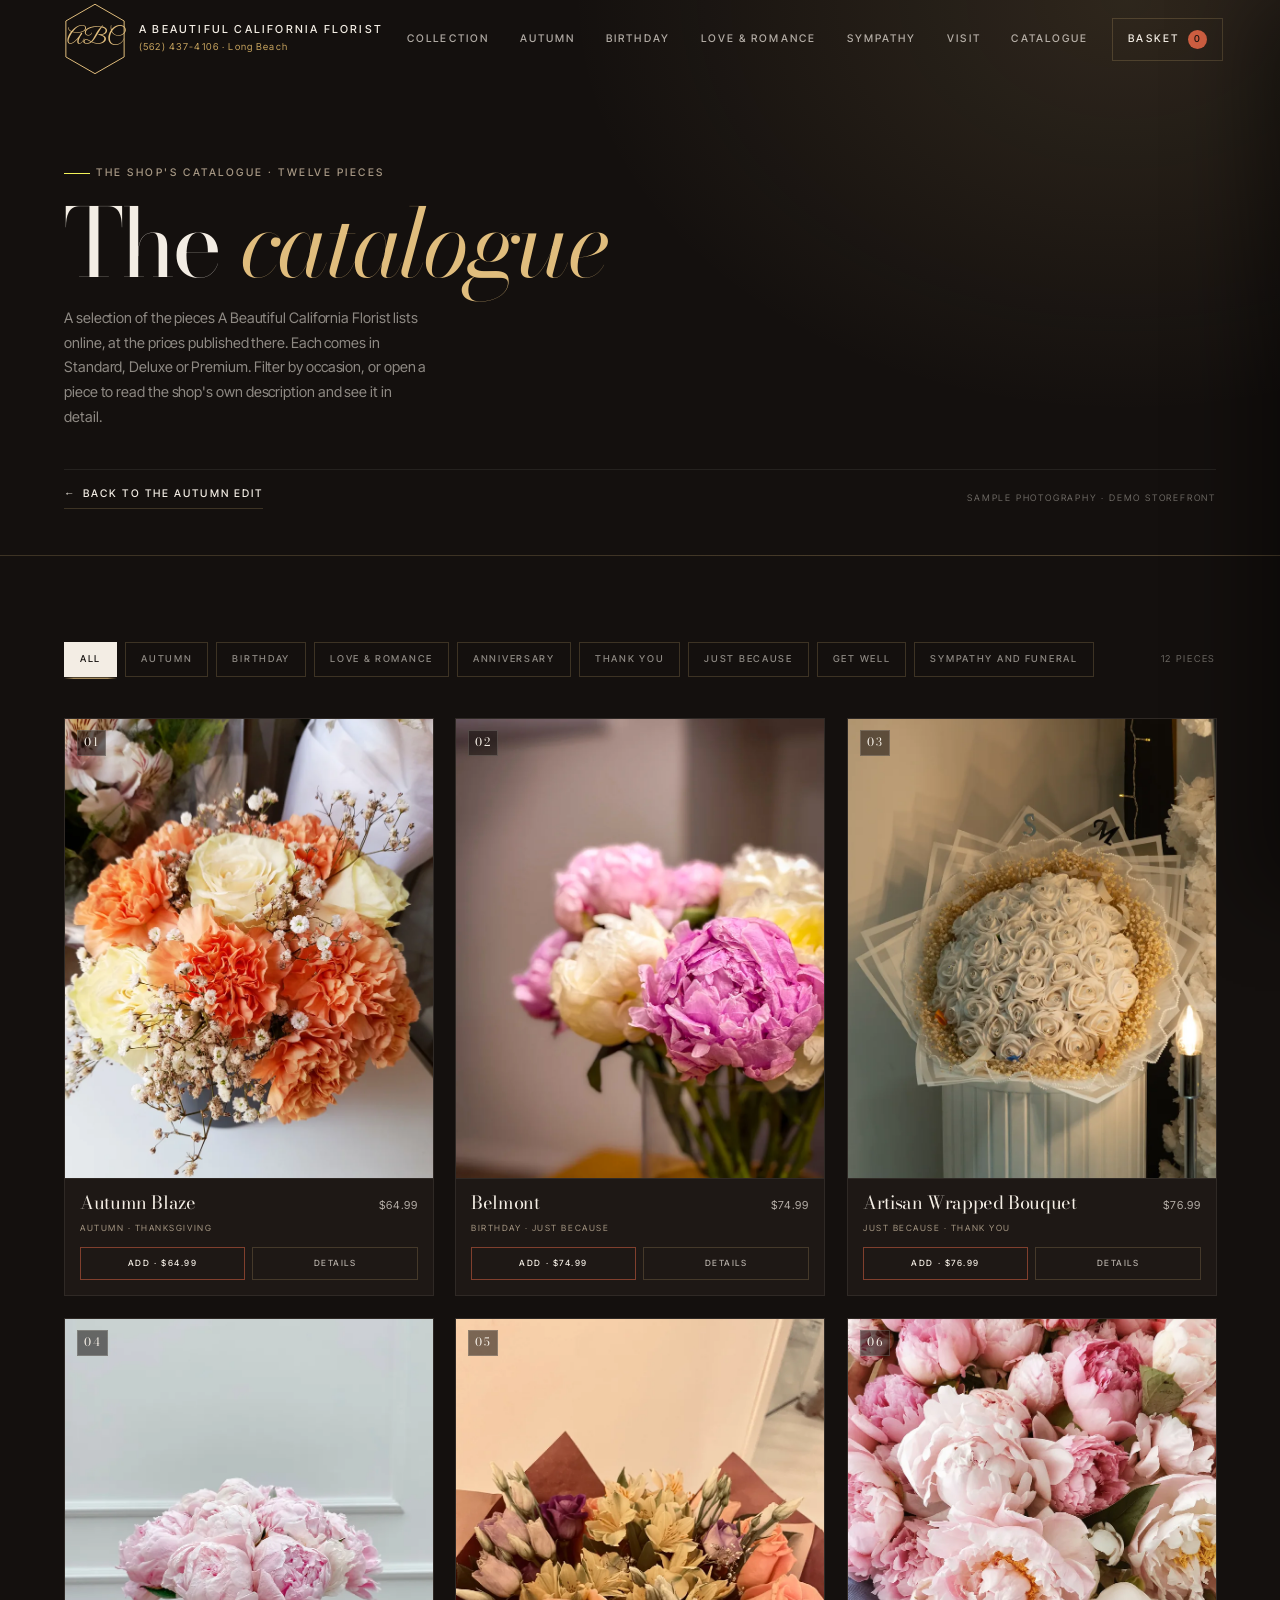
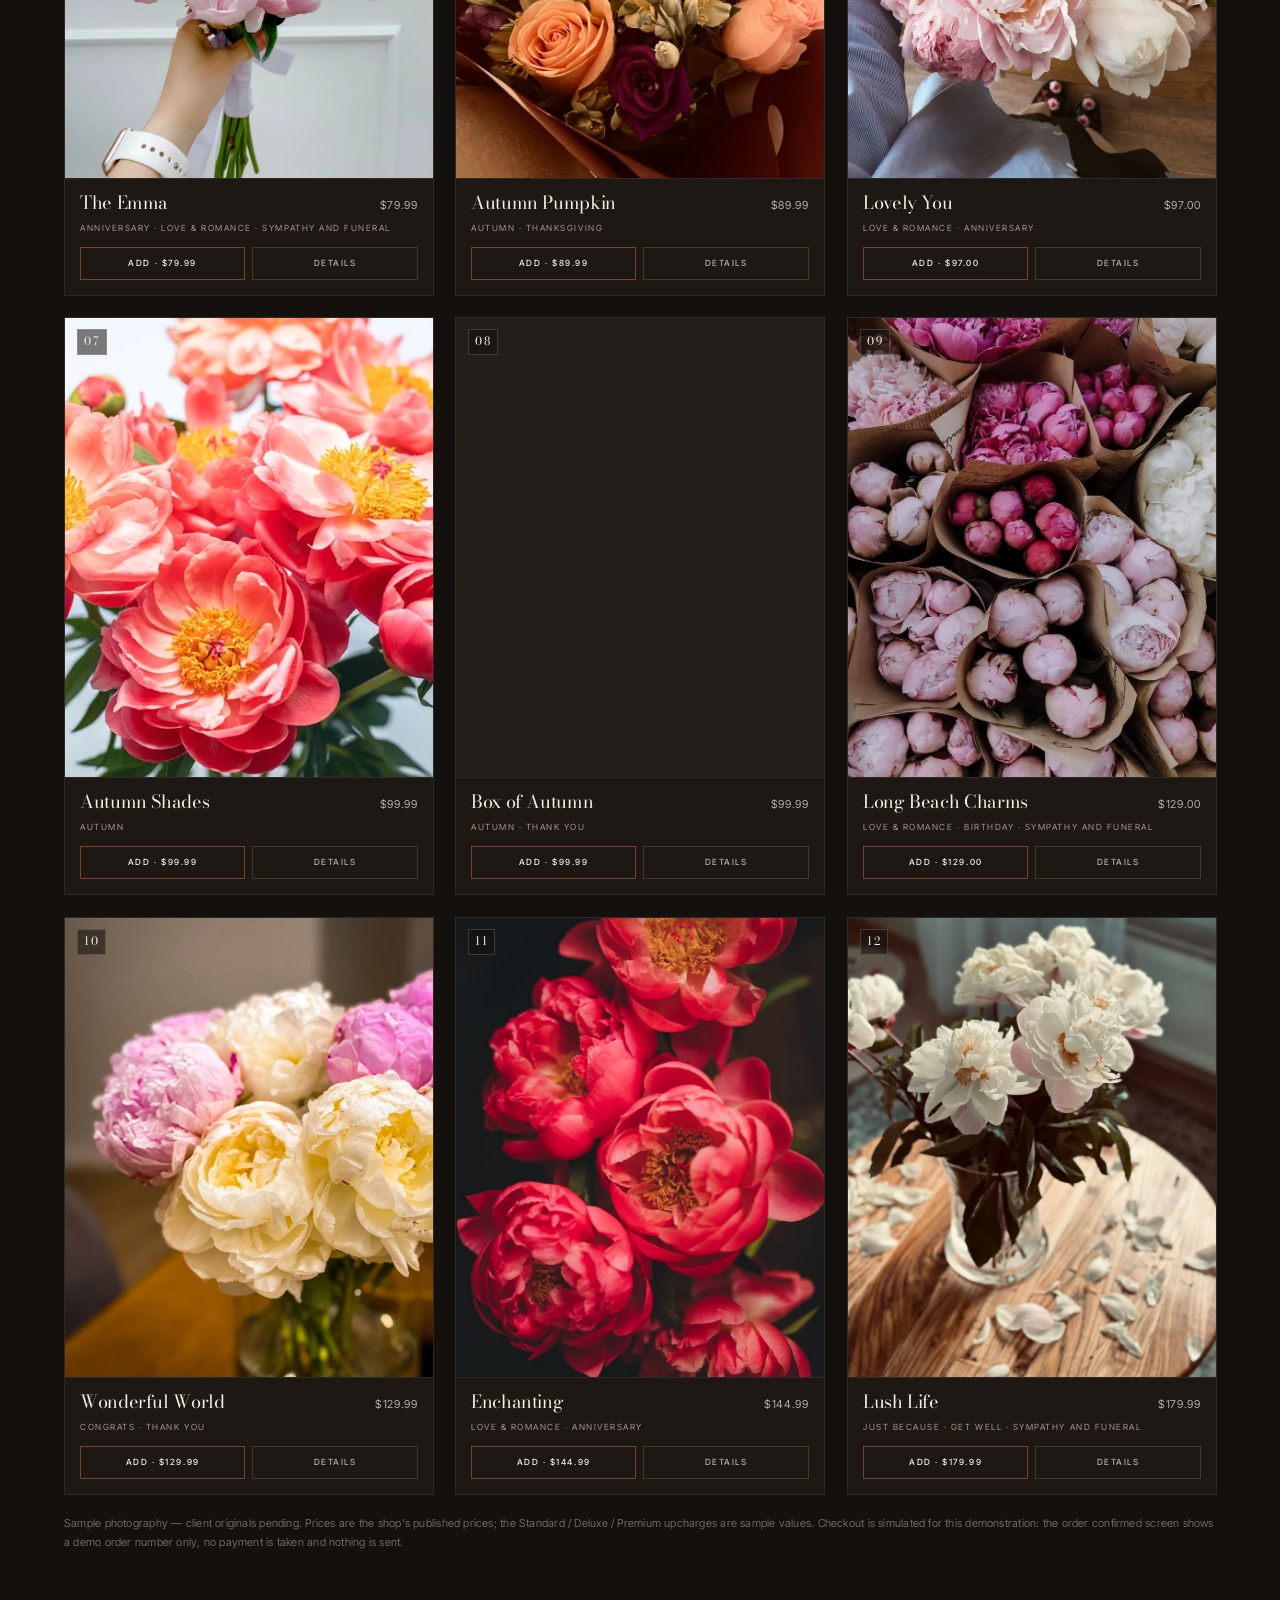
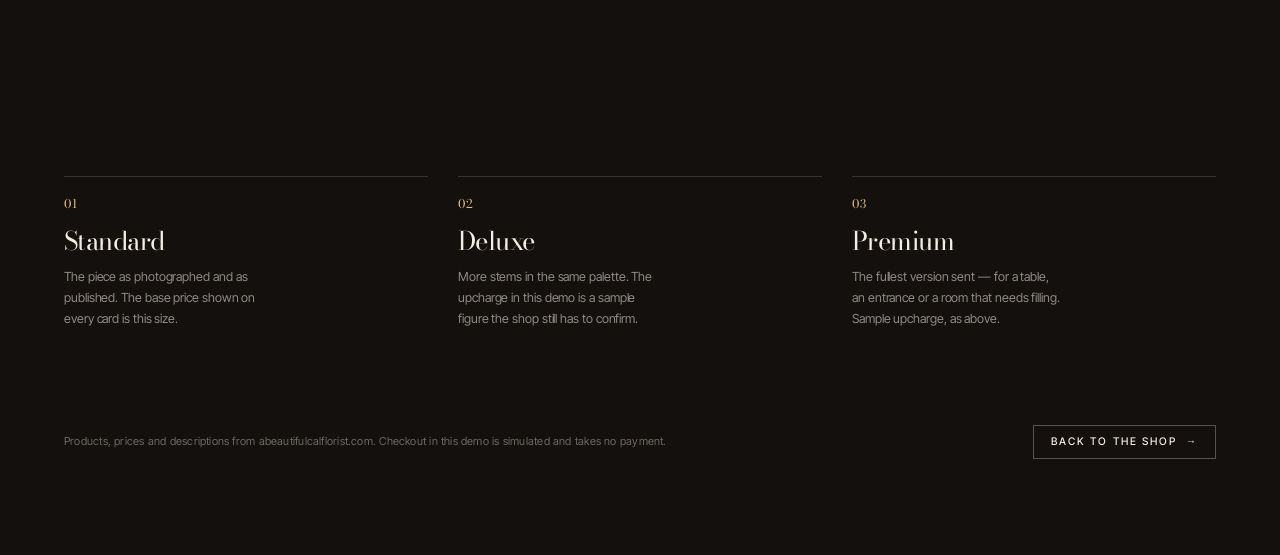
<file: collection.html>
<!DOCTYPE html>
<html lang="en" class="no-js">
<head>
<meta charset="utf-8">
<meta name="viewport" content="width=device-width, initial-scale=1, viewport-fit=cover">
<title>The Catalogue — A Beautiful California Florist, Long Beach</title>
<meta name="description" content="The catalogue of A Beautiful California Florist, Long Beach: twelve pieces at the shop's published prices, in Standard, Deluxe and Premium. Sample photography, demo storefront.">
<meta name="theme-color" content="#14100E">
<link rel="stylesheet" href="assets/fonts.css">
<link rel="stylesheet" href="assets/css/base.css">
<link rel="stylesheet" href="assets/css/home.css">
<link rel="stylesheet" href="assets/css/components.css">
<link rel="stylesheet" href="assets/css/catalogue.css">
<link rel="stylesheet" href="assets/css/motion.css">
<script>
document.documentElement.classList.replace('no-js','js');
window.addEventListener('error', function () { document.documentElement.classList.add('is-degraded'); });
window.setTimeout(function () { if (!window.__bwReady) document.documentElement.classList.add('is-degraded'); }, 4000);
</script>
</head>
<body>
<a class="skip" href="#main">Skip to content</a>

<header class="site-head" data-head>
  <div class="site-head__inner">
    <a class="brand" href="index.html" aria-label="A Beautiful California Florist — home">
      <span class="mark" aria-hidden="true">
        <svg class="mark__hex" viewBox="0 0 100 116" focusable="false"><polygon points="50,2 97,29 97,87 50,114 3,87 3,29"/></svg>
        <span class="mark__in">
          <span class="mark__script">ABC</span>
        </span>
      </span>
      <span class="brand__text">
        <span class="brand__name">A Beautiful California Florist</span>
        <span class="brand__phone">(562) 437-4106 · Long Beach</span>
      </span>
    </a>

    <nav class="nav" aria-label="Primary">
      <a href="#collection">Collection</a>
      <a href="#collection" data-nav-occ="autumn">Autumn</a>
      <a href="#collection" data-nav-occ="birthday">Birthday</a>
      <a href="#collection" data-nav-occ="love and romance">Love &amp; Romance</a>
      <a href="#collection" data-nav-occ="sympathy">Sympathy</a>
      <a href="index.html#visit">Visit</a>
      <a href="collection.html" aria-current="page">Catalogue</a>
    </nav>

    <div class="site-head__actions">
      <span class="head-note">Same-day · Long Beach</span>
      <button class="cart-btn" type="button" data-cart-open aria-haspopup="dialog" aria-controls="cart-drawer" aria-label="Open basket, 0 items">
        <span class="cart-btn__label">Basket</span>
        <span class="cart-btn__count" data-cart-count aria-hidden="true">0</span>
      </button>
      <button class="menu-btn" type="button" data-menu-open aria-expanded="false" aria-controls="mobile-menu">
        <span class="menu-btn__bars" aria-hidden="true"><i></i><i></i></span>
        <span>Menu</span>
      </button>
    </div>
  </div>
  <span class="site-head__rule" aria-hidden="true"></span>
</header>

<div class="mmenu" id="mobile-menu" role="dialog" aria-modal="true" aria-label="Site menu" data-menu inert>
  <div class="mmenu__scrim" data-menu-close></div>
  <div class="mmenu__panel" data-menu-panel>
    <div class="mmenu__top">
      <span class="eyebrow">A Beautiful California Florist</span>
      <button class="icon-btn" type="button" data-menu-close aria-label="Close menu"><span aria-hidden="true">×</span></button>
    </div>
    <nav class="mmenu__nav" aria-label="Mobile">
      <a href="#collection"><span>01</span>Collection</a>
      <a href="#collection" data-nav-occ="autumn"><span>02</span>Autumn</a>
      <a href="#collection" data-nav-occ="birthday"><span>03</span>Birthday</a>
      <a href="#collection" data-nav-occ="love and romance"><span>04</span>Love &amp; Romance</a>
      <a href="#collection" data-nav-occ="sympathy"><span>05</span>Sympathy and Funeral</a>
      <a href="index.html#notes"><span>06</span>Kind words</a>
      <a href="index.html#visit"><span>07</span>Visit</a>
      <a href="collection.html" aria-current="page"><span>08</span>Catalogue</a>
    </nav>
    <div class="mmenu__foot">
      <p class="eyebrow">The shop</p>
      <p>4100 Atlantic Avenue<br>Long Beach, CA 90807</p>
      <p class="mmenu__hours">Mon–Fri 9–5 · Sat 9–3 · Sun closed</p>
      <p class="mmenu__hours">(562) 437-4106</p>
      <button class="btn btn--line" type="button" data-cart-open>Open basket</button>
    </div>
  </div>
</div>

<main id="main">
  <section class="cat-hero" aria-labelledby="cat-title">
    <p class="eyebrow" data-reveal><span class="eyebrow__dash" aria-hidden="true"></span>The shop's catalogue · twelve pieces</p>
    <h1 class="cat-hero__title type-lift" id="cat-title" data-reveal>The <em>catalogue</em></h1>
    <p class="cat-hero__sub" data-reveal>A selection of the pieces A Beautiful California Florist lists online, at the
      prices published there. Each comes in Standard, Deluxe or Premium. Filter by occasion, or open a
      piece to read the shop's own description and see it in detail.</p>
    <div class="cat-hero__meta">
      <a class="link" href="index.html#edit"><span aria-hidden="true">←</span>Back to the autumn edit</a>
      <p>Sample photography · demo storefront</p>
    </div>
  </section>

  <section class="sec sec--collection" id="collection" aria-labelledby="collection-title">
    <h2 class="u-sr" id="collection-title">Filter the catalogue by occasion</h2>

    <div class="filters" role="group" aria-label="Filter arrangements by occasion">
      <span class="filters__ind" data-chip-ind aria-hidden="true"></span>
      <button class="chip is-active" type="button" data-filter="all" aria-pressed="true">All</button>
      <button class="chip" type="button" data-filter="autumn" aria-pressed="false">Autumn</button>
      <button class="chip" type="button" data-filter="birthday" aria-pressed="false">Birthday</button>
      <button class="chip" type="button" data-filter="love and romance" aria-pressed="false">Love &amp; Romance</button>
      <button class="chip" type="button" data-filter="anniversary" aria-pressed="false">Anniversary</button>
      <button class="chip" type="button" data-filter="thank you" aria-pressed="false">Thank You</button>
      <button class="chip" type="button" data-filter="just because" aria-pressed="false">Just Because</button>
      <button class="chip" type="button" data-filter="get well" aria-pressed="false">Get Well</button>
      <button class="chip" type="button" data-filter="sympathy" aria-pressed="false">Sympathy and Funeral</button>
      <p class="filters__count" aria-live="polite" data-grid-count>12 pieces</p>
    </div>

    <div class="grid" data-grid></div>

    <p class="collection__note">Sample photography — client originals pending. Prices are the shop's
      published prices; the Standard / Deluxe / Premium upcharges are sample values. Checkout is
      simulated for this demonstration: the order confirmed screen shows a demo order number only,
      no payment is taken and nothing is sent.</p>
  </section>

  <section class="sizes-guide" aria-labelledby="sizes-title" data-cascade data-cascade-step="90">
    <h2 class="u-sr" id="sizes-title">Sizes</h2>
    <div class="sizes-guide__item" data-reveal>
      <p class="sizes-guide__n">01</p>
      <p class="sizes-guide__h">Standard</p>
      <p class="sizes-guide__p">The piece as photographed and as published. The base price shown on
        every card is this size.</p>
    </div>
    <div class="sizes-guide__item" data-reveal>
      <p class="sizes-guide__n">02</p>
      <p class="sizes-guide__h">Deluxe</p>
      <p class="sizes-guide__p">More stems in the same palette. The upcharge in this demo is a sample
        figure the shop still has to confirm.</p>
    </div>
    <div class="sizes-guide__item" data-reveal>
      <p class="sizes-guide__n">03</p>
      <p class="sizes-guide__h">Premium</p>
      <p class="sizes-guide__p">The fullest version sent — for a table, an entrance or a room that
        needs filling. Sample upcharge, as above.</p>
    </div>
  </section>

  <div class="cat-foot">
    <p>Products, prices and descriptions from abeautifulcalflorist.com. Checkout in this demo is
      simulated and takes no payment.</p>
    <a class="btn btn--line" href="index.html">Back to the shop<span class="btn__arrow" aria-hidden="true">→</span></a>
  </div>
</main>

<!-- CART DRAWER -->
<div class="scrim" data-scrim hidden></div>

<aside class="drawer" id="cart-drawer" role="dialog" aria-modal="true" aria-labelledby="cart-title" data-drawer data-cart-drawer inert>
  <div class="drawer__head">
    <h2 class="drawer__title" id="cart-title">Basket <span class="drawer__n" data-cart-count>0</span></h2>
    <button class="icon-btn" type="button" data-drawer-close aria-label="Close basket"><span aria-hidden="true">×</span></button>
  </div>

  <div class="drawer__body" data-drawer-body>
    <div class="drawer__empty" data-cart-empty>
      <p class="drawer__empty-mark" aria-hidden="true">✳</p>
      <p class="drawer__empty-t">Your basket is empty.</p>
      <p class="drawer__empty-s">Start with the autumn edit, or the full catalogue.</p>
      <a class="btn btn--line" href="#collection" data-drawer-close>Browse the collection</a>
    </div>
    <ul class="lines" data-cart-lines aria-label="Items in basket"></ul>
  </div>

  <div class="drawer__foot" data-cart-foot hidden>
    <div class="gift">
      <label class="gift__label" for="gift-msg">Gift message <span class="gift__opt">optional</span></label>
      <textarea id="gift-msg" data-gift maxlength="240" rows="3" placeholder="Written by hand on our card." aria-describedby="gift-count"></textarea>
      <p class="gift__count" id="gift-count"><span data-gift-count>0</span>/240 · saved with this order</p>
    </div>
    <div class="drawer__sum">
      <span>Subtotal</span>
      <span data-cart-subtotal>$0.00</span>
    </div>
    <p class="drawer__note">Delivery calculated at checkout · sample delivery figure</p>
    <button class="btn btn--accent btn--wide" type="button" data-checkout-open data-checkout-start>Checkout<span class="btn__arrow" aria-hidden="true">→</span></button>
    <p class="drawer__demo">Demo only — no payment will be taken.</p>
  </div>
</aside>

<!-- PRODUCT MODAL -->
<div class="modal" id="product-modal" role="dialog" aria-modal="true" aria-labelledby="pm-title" data-modal data-product-modal inert>
  <div class="modal__scrim" data-modal-close></div>
  <div class="modal__panel">
    <button class="modal__x icon-btn" type="button" data-modal-close aria-label="Close product detail"><span aria-hidden="true">×</span></button>

    <div class="pm">
      <div class="pm__gallery">
        <div class="pm__stage" data-stage tabindex="0" role="img" aria-label="Product photograph. Scroll or press plus to zoom, drag to pan.">
          <img data-pm-img src="assets/img/resp/terracotta-bouquet-kraft-1600.jpg" alt="" width="1200" height="1600">
          <span class="pm__zoomtag" data-pm-zoomtag>1.0×</span>
        </div>
        <div class="pm__thumbs" data-pm-thumbs role="group" aria-label="Choose product photograph"></div>
        <div class="pm__zoomui">
          <button class="icon-btn icon-btn--sm" type="button" data-zoom-out aria-label="Zoom out">−</button>
          <button class="icon-btn icon-btn--sm" type="button" data-zoom-reset aria-label="Reset zoom"><span aria-hidden="true">↺</span></button>
          <button class="icon-btn icon-btn--sm" type="button" data-zoom-in data-zoom-toggle aria-label="Zoom in">+</button>
          <span class="pm__hint">scroll to zoom · drag to pan</span>
        </div>
      </div>

      <div class="pm__info">
        <p class="eyebrow" data-pm-no>Nº 01</p>
        <h2 class="pm__title" id="pm-title" data-pm-title>—</h2>
        <div class="pm__sub">
          <p class="pm__price"><span data-pm-price>$0.00</span><small>USD</small></p>
          <p class="pm__occ" data-pm-occ></p>
        </div>
        <p class="pm__blurb" data-pm-blurb></p>

        <fieldset class="pm__sizes">
          <legend class="eyebrow">Size</legend>
          <div class="sizes" data-pm-sizes></div>
        </fieldset>

        <button class="btn btn--accent btn--wide pm__add" type="button" data-pm-add data-add-to-cart>
          Add to basket — <span data-pm-add-price>$0.00</span>
        </button>

        <ul class="pm__facts">
          <li><span>Size</span><span data-pm-stems>—</span></li>
          <li><span>Palette</span><span data-pm-palette>—</span></li>
          <li><span>Delivery</span><span>Same-day in Long Beach</span></li>
          <li><span>Sizes</span><span>Standard / Deluxe / Premium</span></li>
        </ul>
        <p class="pm__demo">Sample photography and sample size pricing · demo checkout, no payment taken.</p>
      </div>
    </div>
  </div>
</div>

<!-- CHECKOUT -->
<section class="checkout" id="checkout" role="dialog" aria-modal="true" aria-labelledby="co-title" data-checkout inert>
  <div class="checkout__scrim" data-checkout-close></div>
  <div class="checkout__panel">
    <div class="checkout__head">
      <div>
        <p class="eyebrow">A Beautiful California Florist</p>
        <h2 class="checkout__title" id="co-title" data-co-title>Checkout</h2>
      </div>
      <button class="icon-btn" type="button" data-checkout-close aria-label="Close checkout"><span aria-hidden="true">×</span></button>
    </div>

    <div class="checkout__demo" role="note">
      <strong>Demo only</strong> — no payment will be taken, no order is placed, and nothing leaves this page.
    </div>

    <ol class="co-steps" data-co-steps aria-label="Checkout progress">
      <li class="is-current" data-step-tab="1"><span>01</span>Details</li>
      <li data-step-tab="2"><span>02</span>Delivery</li>
      <li data-step-tab="3"><span>03</span>Review</li>
    </ol>

    <form class="co-form" data-co-form novalidate>
      <!-- STEP 1 -->
      <fieldset class="co-pane is-active" data-step="1">
        <legend class="u-sr">Your details</legend>
        <div class="co-grid">
          <div class="field">
            <label for="co-name">Full name</label>
            <input id="co-name" name="name" type="text" autocomplete="name" required>
            <p class="field__err" data-err-for="co-name" hidden>Please tell us who to address this to.</p>
          </div>
          <div class="field">
            <label for="co-email">Email</label>
            <input id="co-email" name="email" type="email" autocomplete="email" required placeholder="you@example.com">
            <p class="field__err" data-err-for="co-email" hidden>Enter a valid email address.</p>
          </div>
          <div class="field field--full">
            <label for="co-phone">Phone <span class="field__opt">for delivery only</span></label>
            <input id="co-phone" name="phone" type="tel" autocomplete="tel" placeholder="(562) 555 0142">
            <p class="field__err" data-err-for="co-phone" hidden>Use at least 7 digits.</p>
          </div>
        </div>
        <p class="co-hint">We photograph the arrangement and email it to you before the driver leaves. No accounts, no passwords.</p>
      </fieldset>

      <!-- STEP 2 -->
      <fieldset class="co-pane" data-step="2" hidden>
        <legend class="u-sr">Delivery or pickup</legend>

        <div class="co-choice" role="radiogroup" aria-label="Deliver the arrangement or collect it in the shop">
          <label class="co-choice__opt">
            <input type="radio" name="delivery-option" value="delivery" checked>
            <span class="co-choice__body">
              <span class="co-choice__t">Deliver it</span>
              <span class="co-choice__s">Hand-delivered across Long Beach by our own driver. A sample delivery figure is added to the total.</span>
            </span>
          </label>
          <label class="co-choice__opt">
            <input type="radio" name="delivery-option" value="pickup">
            <span class="co-choice__body">
              <span class="co-choice__t">Pickup at the shop</span>
              <span class="co-choice__s">Pick up in person at 4100 Atlantic Avenue, Long Beach · Mon–Fri 9–5, Sat 9–3, Sun closed. No delivery charge.</span>
            </span>
          </label>
        </div>

        <div class="co-grid">
          <div class="field field--full" data-delivery-only>
            <label for="co-addr">Street address</label>
            <input id="co-addr" name="address" type="text" autocomplete="street-address" required>
            <p class="field__err" data-err-for="co-addr" hidden>Add a street address, or choose collection in the shop.</p>
          </div>
          <div class="field" data-delivery-only>
            <label for="co-city">City</label>
            <input id="co-city" name="city" type="text" autocomplete="address-level2" value="Long Beach" required>
            <p class="field__err" data-err-for="co-city" hidden>Add a city.</p>
          </div>
          <div class="field" data-delivery-only>
            <label for="co-zip">ZIP</label>
            <input id="co-zip" name="zip" type="text" inputmode="numeric" autocomplete="postal-code" required>
            <p class="field__err" data-err-for="co-zip" hidden>Enter a 5-digit ZIP.</p>
          </div>
          <div class="field">
            <label for="co-date" data-date-label>Requested delivery date</label>
            <input id="co-date" name="date" type="date" required>
            <p class="field__err" data-err-for="co-date" hidden>Choose a date from tomorrow onward.</p>
          </div>
          <div class="field">
            <label for="co-window" data-window-label>Time window</label>
            <select id="co-window" name="window">
              <option>Morning · 9–12</option>
              <option selected>Afternoon · 12–5</option>
              <option>By arrangement · call us</option>
            </select>
          </div>
          <div class="field field--full">
            <label for="co-recip">Recipient name <span class="field__opt">if different</span></label>
            <input id="co-recip" name="recipient" type="text" placeholder="Who should we ask for?">
          </div>
        </div>
        <p class="co-hint" data-fulfil-note>Same-day delivery is offered across Long Beach where the day allows, next day on the rest. We photograph the arrangement before it leaves the shop.</p>
      </fieldset>

      <!-- STEP 3 -->
      <fieldset class="co-pane" data-step="3" hidden>
        <legend class="u-sr">Review</legend>
        <div class="co-review">
          <ul class="co-review__lines" data-co-lines></ul>
          <dl class="co-review__meta">
            <div><dt>Recipient</dt><dd data-co-out="name">—</dd></div>
            <div><dt>How</dt><dd data-co-out="fulfil">—</dd></div>
            <div><dt data-co-out-label="addr">Deliver to</dt><dd data-co-out="addr">—</dd></div>
            <div><dt>When</dt><dd data-co-out="when">—</dd></div>
            <div><dt>Gift message</dt><dd data-co-out="gift">—</dd></div>
          </dl>
          <dl class="co-totals">
            <div><dt>Subtotal</dt><dd data-co-subtotal>$0.00</dd></div>
            <div><dt>Delivery</dt><dd data-co-delivery>$0.00</dd></div>
            <div class="co-totals__grand"><dt>Total</dt><dd data-co-total>$0.00</dd></div>
          </dl>
        </div>
        <div class="co-fineprint">
          <p>Prices are the shop's published prices; size upcharges and the delivery figure are sample
            values. Payment is not requested and no card details are collected anywhere in this demo.</p>
        </div>
      </fieldset>

      <!-- SUCCESS -->
      <div class="co-done" data-co-done hidden>
        <p class="co-done__mark" aria-hidden="true">✳</p>
        <p class="co-done__kicker">Demo order · no payment taken</p>
        <h3 class="co-done__h" data-co-done-h>Order confirmed</h3>
        <p class="co-done__ref">Order number <strong data-co-ref>ABC-0000</strong></p>
        <div class="co-done__demo" role="note">
          <strong>This is a demonstration.</strong> Nothing was ordered, nothing was charged and no
          driver is on the way. The basket has been emptied so you can walk the flow again.
        </div>
        <dl class="co-done__sum" data-co-done-summary></dl>
        <div class="co-done__actions">
          <button class="btn btn--cream" type="button" data-continue>
            Continue shopping<span class="btn__arrow" aria-hidden="true">→</span>
          </button>
          <a class="btn btn--ghost" href="index.html#collection">Back to the collection</a>
        </div>
      </div>

      <div class="co-nav" data-co-nav>
        <button class="btn btn--ghost" type="button" data-co-back hidden>Back</button>
        <button class="btn btn--accent" type="submit" data-co-next>Continue<span class="btn__arrow" aria-hidden="true">→</span></button>
      </div>
    </form>
  </div>
</section>

<p class="u-sr" role="status" aria-live="polite" data-live></p>

<noscript>
  <div class="noscript">This storefront demo needs JavaScript for the product catalogue, basket and checkout.</div>
</noscript>

<script src="assets/data/client-catalogue.js" defer></script>
<script src="assets/vendor/motion.min.js" defer></script>
<script src="assets/vendor/embla.umd.js" defer></script>
<script src="assets/js/abc-motion.js" defer></script>
<script src="assets/js/data.js" defer></script>
<script src="assets/js/ui.js" defer></script>
<script src="assets/js/cart.js" defer></script>
<script src="assets/js/drawer.js" defer></script>
<script src="assets/js/main.js" defer></script>
</body>
</html>
</file>
<file: assets/fonts.css>
/* Self-hosted (latin subset) downloaded from Google Fonts — OFL licensed */
/* cormorant */
@font-face {
  font-family: 'Cormorant Garamond';
  font-style: italic;
  font-weight: 300;
  font-display: swap;
  src: url(fonts/cormorant-co3smX5slCNuHLi8bLeY9MK7whWMhyjYrGFEsdtdc62E6zd5rDD-htM8Efs.woff2) format('woff2');
  unicode-range: U+0100-02BA, U+02BD-02C5, U+02C7-02CC, U+02CE-02D7, U+02DD-02FF, U+0304, U+0308, U+0329, U+1D00-1DBF, U+1E00-1E9F, U+1EF2-1EFF, U+2020, U+20A0-20AB, U+20AD-20C4, U+2113, U+2C60-2C7F, U+A720-A7FF;
}


@font-face {
  font-family: 'Cormorant Garamond';
  font-style: italic;
  font-weight: 300;
  font-display: swap;
  src: url(fonts/cormorant-co3smX5slCNuHLi8bLeY9MK7whWMhyjYrGFEsdtdc62E6zd5rDD-iNM8.woff2) format('woff2');
  unicode-range: U+0000-00FF, U+0131, U+0152-0153, U+02BB-02BC, U+02C6, U+02DA, U+02DC, U+0304, U+0308, U+0329, U+2000-206F, U+20AC, U+2122, U+2191, U+2193, U+2212, U+2215, U+FEFF, U+FFFD;
}


@font-face {
  font-family: 'Cormorant Garamond';
  font-style: normal;
  font-weight: 300;
  font-display: swap;
  src: url(fonts/cormorant-co3bmX5slCNuHLi8bLeY9MK7whWMhyjYp3tKgS4.woff2) format('woff2');
  unicode-range: U+0100-02BA, U+02BD-02C5, U+02C7-02CC, U+02CE-02D7, U+02DD-02FF, U+0304, U+0308, U+0329, U+1D00-1DBF, U+1E00-1E9F, U+1EF2-1EFF, U+2020, U+20A0-20AB, U+20AD-20C4, U+2113, U+2C60-2C7F, U+A720-A7FF;
}


@font-face {
  font-family: 'Cormorant Garamond';
  font-style: normal;
  font-weight: 300;
  font-display: swap;
  src: url(fonts/cormorant-co3bmX5slCNuHLi8bLeY9MK7whWMhyjYqXtK.woff2) format('woff2');
  unicode-range: U+0000-00FF, U+0131, U+0152-0153, U+02BB-02BC, U+02C6, U+02DA, U+02DC, U+0304, U+0308, U+0329, U+2000-206F, U+20AC, U+2122, U+2191, U+2193, U+2212, U+2215, U+FEFF, U+FFFD;
}


@font-face {
  font-family: 'Cormorant Garamond';
  font-style: normal;
  font-weight: 400;
  font-display: swap;
  src: url(fonts/cormorant-co3bmX5slCNuHLi8bLeY9MK7whWMhyjYp3tKgS4.woff2) format('woff2');
  unicode-range: U+0100-02BA, U+02BD-02C5, U+02C7-02CC, U+02CE-02D7, U+02DD-02FF, U+0304, U+0308, U+0329, U+1D00-1DBF, U+1E00-1E9F, U+1EF2-1EFF, U+2020, U+20A0-20AB, U+20AD-20C4, U+2113, U+2C60-2C7F, U+A720-A7FF;
}


@font-face {
  font-family: 'Cormorant Garamond';
  font-style: normal;
  font-weight: 400;
  font-display: swap;
  src: url(fonts/cormorant-co3bmX5slCNuHLi8bLeY9MK7whWMhyjYqXtK.woff2) format('woff2');
  unicode-range: U+0000-00FF, U+0131, U+0152-0153, U+02BB-02BC, U+02C6, U+02DA, U+02DC, U+0304, U+0308, U+0329, U+2000-206F, U+20AC, U+2122, U+2191, U+2193, U+2212, U+2215, U+FEFF, U+FFFD;
}


@font-face {
  font-family: 'Cormorant Garamond';
  font-style: normal;
  font-weight: 500;
  font-display: swap;
  src: url(fonts/cormorant-co3bmX5slCNuHLi8bLeY9MK7whWMhyjYp3tKgS4.woff2) format('woff2');
  unicode-range: U+0100-02BA, U+02BD-02C5, U+02C7-02CC, U+02CE-02D7, U+02DD-02FF, U+0304, U+0308, U+0329, U+1D00-1DBF, U+1E00-1E9F, U+1EF2-1EFF, U+2020, U+20A0-20AB, U+20AD-20C4, U+2113, U+2C60-2C7F, U+A720-A7FF;
}


@font-face {
  font-family: 'Cormorant Garamond';
  font-style: normal;
  font-weight: 500;
  font-display: swap;
  src: url(fonts/cormorant-co3bmX5slCNuHLi8bLeY9MK7whWMhyjYqXtK.woff2) format('woff2');
  unicode-range: U+0000-00FF, U+0131, U+0152-0153, U+02BB-02BC, U+02C6, U+02DA, U+02DC, U+0304, U+0308, U+0329, U+2000-206F, U+20AC, U+2122, U+2191, U+2193, U+2212, U+2215, U+FEFF, U+FFFD;
}

/* jost */
@font-face {
  font-family: 'Jost';
  font-style: normal;
  font-weight: 300;
  font-display: swap;
  src: url(fonts/jost-92zatBhPNqw73ord4iYl.woff2) format('woff2');
  unicode-range: U+0100-02BA, U+02BD-02C5, U+02C7-02CC, U+02CE-02D7, U+02DD-02FF, U+0304, U+0308, U+0329, U+1D00-1DBF, U+1E00-1E9F, U+1EF2-1EFF, U+2020, U+20A0-20AB, U+20AD-20C4, U+2113, U+2C60-2C7F, U+A720-A7FF;
}


@font-face {
  font-family: 'Jost';
  font-style: normal;
  font-weight: 300;
  font-display: swap;
  src: url(fonts/jost-92zatBhPNqw73oTd4g.woff2) format('woff2');
  unicode-range: U+0000-00FF, U+0131, U+0152-0153, U+02BB-02BC, U+02C6, U+02DA, U+02DC, U+0304, U+0308, U+0329, U+2000-206F, U+20AC, U+2122, U+2191, U+2193, U+2212, U+2215, U+FEFF, U+FFFD;
}


@font-face {
  font-family: 'Jost';
  font-style: normal;
  font-weight: 400;
  font-display: swap;
  src: url(fonts/jost-92zatBhPNqw73ord4iYl.woff2) format('woff2');
  unicode-range: U+0100-02BA, U+02BD-02C5, U+02C7-02CC, U+02CE-02D7, U+02DD-02FF, U+0304, U+0308, U+0329, U+1D00-1DBF, U+1E00-1E9F, U+1EF2-1EFF, U+2020, U+20A0-20AB, U+20AD-20C4, U+2113, U+2C60-2C7F, U+A720-A7FF;
}


@font-face {
  font-family: 'Jost';
  font-style: normal;
  font-weight: 400;
  font-display: swap;
  src: url(fonts/jost-92zatBhPNqw73oTd4g.woff2) format('woff2');
  unicode-range: U+0000-00FF, U+0131, U+0152-0153, U+02BB-02BC, U+02C6, U+02DA, U+02DC, U+0304, U+0308, U+0329, U+2000-206F, U+20AC, U+2122, U+2191, U+2193, U+2212, U+2215, U+FEFF, U+FFFD;
}


@font-face {
  font-family: 'Jost';
  font-style: normal;
  font-weight: 500;
  font-display: swap;
  src: url(fonts/jost-92zatBhPNqw73ord4iYl.woff2) format('woff2');
  unicode-range: U+0100-02BA, U+02BD-02C5, U+02C7-02CC, U+02CE-02D7, U+02DD-02FF, U+0304, U+0308, U+0329, U+1D00-1DBF, U+1E00-1E9F, U+1EF2-1EFF, U+2020, U+20A0-20AB, U+20AD-20C4, U+2113, U+2C60-2C7F, U+A720-A7FF;
}


@font-face {
  font-family: 'Jost';
  font-style: normal;
  font-weight: 500;
  font-display: swap;
  src: url(fonts/jost-92zatBhPNqw73oTd4g.woff2) format('woff2');
  unicode-range: U+0000-00FF, U+0131, U+0152-0153, U+02BB-02BC, U+02C6, U+02DA, U+02DC, U+0304, U+0308, U+0329, U+2000-206F, U+20AC, U+2122, U+2191, U+2193, U+2212, U+2215, U+FEFF, U+FFFD;
}

/* bodoni */
@font-face {
  font-family: 'Bodoni Moda';
  font-style: italic;
  font-weight: 400;
  font-display: swap;
  src: url(fonts/bodoni-aFTB7PxzY382XsXX63LUYJSPUqb0qojSAq1rZLktbNxcXgOFEw.woff2) format('woff2');
  unicode-range: U+0100-02BA, U+02BD-02C5, U+02C7-02CC, U+02CE-02D7, U+02DD-02FF, U+0304, U+0308, U+0329, U+1D00-1DBF, U+1E00-1E9F, U+1EF2-1EFF, U+2020, U+20A0-20AB, U+20AD-20C4, U+2113, U+2C60-2C7F, U+A720-A7FF;
}


@font-face {
  font-family: 'Bodoni Moda';
  font-style: italic;
  font-weight: 400;
  font-display: swap;
  src: url(fonts/bodoni-aFTB7PxzY382XsXX63LUYJSPUqb0qojSAq1rZLktbNxSXgM.woff2) format('woff2');
  unicode-range: U+0000-00FF, U+0131, U+0152-0153, U+02BB-02BC, U+02C6, U+02DA, U+02DC, U+0304, U+0308, U+0329, U+2000-206F, U+20AC, U+2122, U+2191, U+2193, U+2212, U+2215, U+FEFF, U+FFFD;
}


@font-face {
  font-family: 'Bodoni Moda';
  font-style: normal;
  font-weight: 400;
  font-display: swap;
  src: url(fonts/bodoni-aFTQ7PxzY382XsXX63LUYJSESKjEXw.woff2) format('woff2');
  unicode-range: U+0100-02BA, U+02BD-02C5, U+02C7-02CC, U+02CE-02D7, U+02DD-02FF, U+0304, U+0308, U+0329, U+1D00-1DBF, U+1E00-1E9F, U+1EF2-1EFF, U+2020, U+20A0-20AB, U+20AD-20C4, U+2113, U+2C60-2C7F, U+A720-A7FF;
}


@font-face {
  font-family: 'Bodoni Moda';
  font-style: normal;
  font-weight: 400;
  font-display: swap;
  src: url(fonts/bodoni-aFTQ7PxzY382XsXX63LUYJSKSKg.woff2) format('woff2');
  unicode-range: U+0000-00FF, U+0131, U+0152-0153, U+02BB-02BC, U+02C6, U+02DA, U+02DC, U+0304, U+0308, U+0329, U+2000-206F, U+20AC, U+2122, U+2191, U+2193, U+2212, U+2215, U+FEFF, U+FFFD;
}


@font-face {
  font-family: 'Bodoni Moda';
  font-style: normal;
  font-weight: 500;
  font-display: swap;
  src: url(fonts/bodoni-aFTQ7PxzY382XsXX63LUYJSESKjEXw.woff2) format('woff2');
  unicode-range: U+0100-02BA, U+02BD-02C5, U+02C7-02CC, U+02CE-02D7, U+02DD-02FF, U+0304, U+0308, U+0329, U+1D00-1DBF, U+1E00-1E9F, U+1EF2-1EFF, U+2020, U+20A0-20AB, U+20AD-20C4, U+2113, U+2C60-2C7F, U+A720-A7FF;
}


@font-face {
  font-family: 'Bodoni Moda';
  font-style: normal;
  font-weight: 500;
  font-display: swap;
  src: url(fonts/bodoni-aFTQ7PxzY382XsXX63LUYJSKSKg.woff2) format('woff2');
  unicode-range: U+0000-00FF, U+0131, U+0152-0153, U+02BB-02BC, U+02C6, U+02DA, U+02DC, U+0304, U+0308, U+0329, U+2000-206F, U+20AC, U+2122, U+2191, U+2193, U+2212, U+2215, U+FEFF, U+FFFD;
}

/* intertight */
@font-face {
  font-family: 'Inter Tight';
  font-style: normal;
  font-weight: 300;
  font-display: swap;
  src: url(fonts/intertight-NGSwv5HMAFg6IuGlBNMjxLsJ8ah8QA.woff2) format('woff2');
  unicode-range: U+0100-02BA, U+02BD-02C5, U+02C7-02CC, U+02CE-02D7, U+02DD-02FF, U+0304, U+0308, U+0329, U+1D00-1DBF, U+1E00-1E9F, U+1EF2-1EFF, U+2020, U+20A0-20AB, U+20AD-20C4, U+2113, U+2C60-2C7F, U+A720-A7FF;
}


@font-face {
  font-family: 'Inter Tight';
  font-style: normal;
  font-weight: 300;
  font-display: swap;
  src: url(fonts/intertight-NGSwv5HMAFg6IuGlBNMjxLsH8ag.woff2) format('woff2');
  unicode-range: U+0000-00FF, U+0131, U+0152-0153, U+02BB-02BC, U+02C6, U+02DA, U+02DC, U+0304, U+0308, U+0329, U+2000-206F, U+20AC, U+2122, U+2191, U+2193, U+2212, U+2215, U+FEFF, U+FFFD;
}


@font-face {
  font-family: 'Inter Tight';
  font-style: normal;
  font-weight: 400;
  font-display: swap;
  src: url(fonts/intertight-NGSwv5HMAFg6IuGlBNMjxLsJ8ah8QA.woff2) format('woff2');
  unicode-range: U+0100-02BA, U+02BD-02C5, U+02C7-02CC, U+02CE-02D7, U+02DD-02FF, U+0304, U+0308, U+0329, U+1D00-1DBF, U+1E00-1E9F, U+1EF2-1EFF, U+2020, U+20A0-20AB, U+20AD-20C4, U+2113, U+2C60-2C7F, U+A720-A7FF;
}


@font-face {
  font-family: 'Inter Tight';
  font-style: normal;
  font-weight: 400;
  font-display: swap;
  src: url(fonts/intertight-NGSwv5HMAFg6IuGlBNMjxLsH8ag.woff2) format('woff2');
  unicode-range: U+0000-00FF, U+0131, U+0152-0153, U+02BB-02BC, U+02C6, U+02DA, U+02DC, U+0304, U+0308, U+0329, U+2000-206F, U+20AC, U+2122, U+2191, U+2193, U+2212, U+2215, U+FEFF, U+FFFD;
}


@font-face {
  font-family: 'Inter Tight';
  font-style: normal;
  font-weight: 500;
  font-display: swap;
  src: url(fonts/intertight-NGSwv5HMAFg6IuGlBNMjxLsJ8ah8QA.woff2) format('woff2');
  unicode-range: U+0100-02BA, U+02BD-02C5, U+02C7-02CC, U+02CE-02D7, U+02DD-02FF, U+0304, U+0308, U+0329, U+1D00-1DBF, U+1E00-1E9F, U+1EF2-1EFF, U+2020, U+20A0-20AB, U+20AD-20C4, U+2113, U+2C60-2C7F, U+A720-A7FF;
}


@font-face {
  font-family: 'Inter Tight';
  font-style: normal;
  font-weight: 500;
  font-display: swap;
  src: url(fonts/intertight-NGSwv5HMAFg6IuGlBNMjxLsH8ag.woff2) format('woff2');
  unicode-range: U+0000-00FF, U+0131, U+0152-0153, U+02BB-02BC, U+02C6, U+02DA, U+02DC, U+0304, U+0308, U+0329, U+2000-206F, U+20AC, U+2122, U+2191, U+2193, U+2212, U+2215, U+FEFF, U+FFFD;
}


@font-face {
  font-family: 'Inter Tight';
  font-style: normal;
  font-weight: 600;
  font-display: swap;
  src: url(fonts/intertight-NGSwv5HMAFg6IuGlBNMjxLsJ8ah8QA.woff2) format('woff2');
  unicode-range: U+0100-02BA, U+02BD-02C5, U+02C7-02CC, U+02CE-02D7, U+02DD-02FF, U+0304, U+0308, U+0329, U+1D00-1DBF, U+1E00-1E9F, U+1EF2-1EFF, U+2020, U+20A0-20AB, U+20AD-20C4, U+2113, U+2C60-2C7F, U+A720-A7FF;
}


@font-face {
  font-family: 'Inter Tight';
  font-style: normal;
  font-weight: 600;
  font-display: swap;
  src: url(fonts/intertight-NGSwv5HMAFg6IuGlBNMjxLsH8ag.woff2) format('woff2');
  unicode-range: U+0000-00FF, U+0131, U+0152-0153, U+02BB-02BC, U+02C6, U+02DA, U+02DC, U+0304, U+0308, U+0329, U+2000-206F, U+20AC, U+2122, U+2191, U+2193, U+2212, U+2215, U+FEFF, U+FFFD;
}
</file>
<file: assets/css/base.css>
/* ==========================================================================
   A Beautiful California Florist — base.css
   Tokens, reset, typography, chrome (header / menu / footer), primitives
   Palette: warm espresso ground, cream type, gold hairlines, terracotta CTAs.
   The client's signature yellow is used only as a hairline / eyebrow accent.
   ========================================================================== */

@font-face{
  font-family:'Great Vibes';
  font-style:normal; font-weight:400; font-display:swap;
  src:url('../../assets/fonts/greatvibes-latin-ext.woff2') format('woff2');
  unicode-range:U+0100-024F, U+1E00-1EFF;
}
@font-face{
  font-family:'Great Vibes';
  font-style:normal; font-weight:400; font-display:swap;
  src:url('../../assets/fonts/greatvibes-latin.woff2') format('woff2');
  unicode-range:U+0000-00FF, U+2000-206F, U+2190-21BB;
}

:root{
  /* palette */
  --ground:#14100E;
  --ground-2:#0F0C0A;
  --panel:#1E1815;
  --panel-2:#26201C;
  --cream:#F3EDE4;
  --cream-70:rgba(243,237,228,.70);
  --cream-55:rgba(243,237,228,.55);
  --cream-40:rgba(243,237,228,.40);
  --line:rgba(224,189,125,.20);
  --line-soft:rgba(243,237,228,.08);
  --gold:#E0BD7D;
  --gold-2:#C9A55F;
  --olive:#7B8D46;
  --yellow:#F3F359;
  --accent:#D16042;
  --accent-deep:#B44E33;
  --accent-hi:#E8825E;
  --muted:#A79884;

  /* type */
  --display:'Bodoni Moda', 'Didot', 'Times New Roman', serif;
  --ui:'Inter Tight', -apple-system, BlinkMacSystemFont, 'Segoe UI', Helvetica, Arial, sans-serif;

  /* metrics */
  --gut:clamp(20px, 5vw, 72px);
  --max:1560px;
  --head-h:78px;
  --r:2px;

  /* motion */
  --e:cubic-bezier(.16,1,.3,1);
  --e-io:cubic-bezier(.65,.05,.36,1);
  --t:.55s var(--e);
  --t-slow:.9s var(--e);

  --grain:url("data:image/svg+xml,%3Csvg xmlns='http://www.w3.org/2000/svg' width='160' height='160'%3E%3Cfilter id='n'%3E%3CfeTurbulence type='fractalNoise' baseFrequency='.82' numOctaves='3' stitchTiles='stitch'/%3E%3C/filter%3E%3Crect width='160' height='160' filter='url(%23n)' opacity='.55'/%3E%3C/svg%3E");
}

*,*::before,*::after{box-sizing:border-box}
html{-webkit-text-size-adjust:100%; scroll-behavior:smooth; scroll-padding-top:104px}
[id]{scroll-margin-top:104px}
body{
  margin:0; background:var(--ground); color:var(--cream);
  font-family:var(--ui); font-weight:400; font-size:16px; line-height:1.55;
  letter-spacing:-.005em; -webkit-font-smoothing:antialiased; -moz-osx-font-smoothing:grayscale;
  overflow-x:hidden;
}
body.is-locked{overflow:hidden}
img{max-width:100%; display:block; height:auto}
/* <picture> only selects a resource: take it out of the box tree so every img
   rule, the parallax layer and the FLIP lightbox keep the parent they had. */
picture{display:contents}
h1,h2,h3,h4,p,figure,blockquote,dl,dd{margin:0}
ul,ol{margin:0; padding:0; list-style:none}
button{font:inherit; color:inherit; background:none; border:0; padding:0; cursor:pointer}
a{color:inherit; text-decoration:none}
input,textarea,select{font:inherit; color:inherit}
::selection{background:var(--accent); color:var(--cream)}
:focus-visible{outline:1px solid var(--accent-hi); outline-offset:3px}

/* ------------------------------------------------------------------ type */
.h2,.h2h{
  font-family:var(--display); font-weight:400;
  font-size:clamp(2.9rem, 6.4vw, 6.2rem); line-height:.9;
  letter-spacing:-.035em; text-wrap:balance;
}
.h2 em,.h2h em{font-style:italic; color:var(--gold)}
.h2 em{color:var(--gold)}
.eyebrow{
  display:flex; align-items:center; gap:.6em;
  font-family:var(--ui); font-weight:500; font-size:10.5px; line-height:1;
  letter-spacing:.24em; text-transform:uppercase; color:var(--muted);
}
.eyebrow--light{color:var(--cream-70)}
.eyebrow__dash{display:inline-block; width:26px; height:1px; background:var(--yellow); flex:0 0 auto}
.u-sr{
  position:absolute!important; width:1px; height:1px; padding:0; margin:-1px;
  overflow:hidden; clip:rect(0 0 0 0); white-space:nowrap; border:0;
}
.skip{
  position:fixed; top:8px; left:8px; z-index:120; transform:translateY(-160%);
  background:var(--cream); color:var(--ground); padding:10px 16px; font-size:12px;
  letter-spacing:.12em; text-transform:uppercase; transition:transform .2s var(--e);
}
.skip:focus{transform:none}

/* --------------------------------------------------------------- layout */
.wrap{width:100%; max-width:var(--max); margin-inline:auto; padding-inline:var(--gut)}
.sec{padding-block:clamp(72px, 10vw, 150px)}
.sec__head{
  display:flex; align-items:flex-end; justify-content:space-between; gap:32px;
  max-width:var(--max); margin-inline:auto; padding-inline:var(--gut);
}
.sec__head-l{display:flex; flex-direction:column; gap:22px}
.sec__head-r{display:flex; align-items:center; gap:28px; padding-bottom:6px}
.sec__head--stack{align-items:flex-start}
.sec__intro{max-width:34ch; color:var(--cream-55); font-size:15px; line-height:1.7}
.sec__intro--narrow{max-width:30ch}

/* --------------------------------------------------------------- buttons */
.btn{
  --bg:transparent; --fg:var(--cream); --bd:var(--line);
  position:relative; display:inline-flex; align-items:center; justify-content:center; gap:.8em;
  padding:1.02em 1.6em; border:1px solid var(--bd); background:var(--bg); color:var(--fg);
  font-family:var(--ui); font-weight:500; font-size:10.5px; line-height:1;
  letter-spacing:.2em; text-transform:uppercase; white-space:nowrap;
  transition:background .45s var(--e), color .45s var(--e), border-color .45s var(--e), transform .35s var(--e);
  will-change:transform;
}
.btn__arrow{transition:transform .45s var(--e); display:inline-block}
.btn:hover .btn__arrow{transform:translateX(5px)}
.btn--cream{--bg:var(--cream); --fg:var(--ground); --bd:var(--cream)}
.btn--cream:hover{--bg:var(--accent); --fg:var(--cream); --bd:var(--accent)}
.btn--ghost{--bd:rgba(243,237,228,.28)}
.btn--ghost:hover{--bg:rgba(243,237,228,.1); --bd:rgba(243,237,228,.55)}
.btn--line{--bd:rgba(243,237,228,.3)}
.btn--line:hover{--bg:var(--cream); --fg:var(--ground); --bd:var(--cream)}
.btn--accent{--bg:var(--accent); --fg:#1A120E; --bd:var(--accent)}
.btn--accent:hover{--bg:var(--accent-hi); --bd:var(--accent-hi); --fg:#1A120E}
.btn--wide{width:100%}
.btn[disabled]{opacity:.4; pointer-events:none}

.link{
  display:inline-flex; align-items:center; gap:.6em;
  font-size:10.5px; font-weight:500; letter-spacing:.2em; text-transform:uppercase;
  padding-bottom:6px; border-bottom:1px solid var(--line); transition:color .3s, border-color .3s;
}
.link span{transition:transform .4s var(--e)}
.link:hover{color:var(--cream); border-color:var(--accent)}
.link:hover span{transform:translate(3px,-3px)}
.link--light{border-color:rgba(243,237,228,.35)}

.icon-btn{
  display:inline-flex; align-items:center; justify-content:center;
  width:42px; height:42px; border:1px solid var(--line); color:var(--cream);
  transition:background .3s var(--e), color .3s var(--e), border-color .3s var(--e);
  font-size:18px; line-height:1;
}
.icon-btn:hover{background:var(--cream); color:var(--ground); border-color:var(--cream)}
.icon-btn--round{border-radius:50%}
.icon-btn--sm{width:34px; height:34px; font-size:14px}

/* ---------------------------------------------------------------- header */
.site-head{
  position:fixed; inset:0 0 auto; z-index:70; height:var(--head-h);
  display:flex; align-items:center;
  transition:height .5s var(--e), background-color .5s var(--e), backdrop-filter .5s var(--e);
}
.site-head__inner{
  width:100%; max-width:var(--max); margin-inline:auto; padding-inline:var(--gut);
  display:flex; align-items:center; justify-content:space-between; gap:24px;
}
.site-head__rule{
  position:absolute; left:0; right:0; bottom:0; height:1px;
  background:var(--line); opacity:0; transition:opacity .5s var(--e);
}
.site-head.is-stuck{
  height:62px; background:rgba(20,16,14,.86);
  -webkit-backdrop-filter:blur(14px) saturate(1.2); backdrop-filter:blur(14px) saturate(1.2);
}
.site-head.is-stuck .site-head__rule{opacity:1}

.brand{display:flex; align-items:center; gap:13px; flex:0 0 auto}

/* ---- logo stand-in: script wordmark inside a thin gold hexagon -------
   Structure of the client's real mark (script in a hexagon, phone beneath),
   drawn in CSS so no third-party artwork is copied.  */
.mark{
  --mw:62px;
  --ms:calc(var(--mw) * .35);
  --mt:calc(var(--mw) * .098);
  position:relative; display:inline-grid; place-items:center;
  width:var(--mw); aspect-ratio:100/116; flex:0 0 auto;
}
.mark__hex{position:absolute; inset:0; width:100%; height:100%; overflow:visible}
.mark__hex polygon{fill:none; stroke:var(--gold); stroke-width:1; vector-effect:non-scaling-stroke}
.mark__in{display:flex; flex-direction:column; align-items:center; justify-content:center; gap:1px; text-align:center; padding:0 14%}
.mark__script{
  font-family:'Great Vibes','Segoe Script',cursive; font-weight:400;
  font-size:var(--ms); line-height:.92; color:var(--gold);
  letter-spacing:.01em; white-space:nowrap;
}
.mark__tel{
  font-family:var(--ui); font-size:var(--mt); line-height:1;
  letter-spacing:.05em; color:var(--gold-2); white-space:nowrap;
}
.mark--lg{--mw:clamp(168px, 22vw, 208px); --ms:calc(var(--mw) * .142); --mt:calc(var(--mw) * .055)}
.mark--lg .mark__in{padding:0 15%}
.brand:hover .mark__hex polygon{stroke:var(--yellow)}

.brand__text{display:flex; flex-direction:column; gap:4px; min-width:0}
.brand__name{
  font-family:var(--ui); font-weight:500; font-size:11px; letter-spacing:.2em;
  text-transform:uppercase; color:var(--cream); white-space:nowrap; line-height:1.2;
}
.brand__phone{
  font-family:var(--ui); font-size:9.5px; letter-spacing:.12em; color:var(--gold-2);
  text-decoration:none; white-space:nowrap;
}
.brand__phone:hover{color:var(--gold)}

.nav{display:flex; align-items:center; gap:clamp(18px, 2.4vw, 38px)}
.nav a{
  position:relative; font-size:10.5px; font-weight:500; letter-spacing:.2em;
  text-transform:uppercase; color:var(--cream-70); padding-block:6px; transition:color .3s;
  white-space:nowrap;
}
.nav a::after{
  content:''; position:absolute; left:0; right:0; bottom:0; height:1px;
  background:var(--gold); transform:scaleX(0); transform-origin:left;
  transition:transform .45s var(--e);
}
.nav a:hover{color:var(--cream)}
.nav a:hover::after{transform:scaleX(1)}

.site-head__actions{display:flex; align-items:center; gap:14px}
.head-note{
  font-size:9.5px; letter-spacing:.22em; text-transform:uppercase; color:var(--cream-40);
  padding-right:14px; border-right:1px solid var(--line);
}
.cart-btn{
  display:inline-flex; align-items:center; gap:9px;
  font-size:10.5px; font-weight:500; letter-spacing:.2em; text-transform:uppercase;
  padding:11px 15px; border:1px solid var(--line); transition:border-color .3s, background .3s;
}
.cart-btn:hover{border-color:rgba(243,237,228,.5); background:rgba(243,237,228,.06)}
.cart-btn__count{
  display:inline-flex; align-items:center; justify-content:center; min-width:19px; height:19px;
  padding:0 5px; background:var(--accent); color:#1A120E; border-radius:999px;
  font-size:9.5px; letter-spacing:.04em; transition:transform .3s var(--e);
}
.cart-btn__count.is-pulse{animation:pulse .62s var(--e)}
@keyframes pulse{
  0%{transform:scale(1)}
  35%{transform:scale(1.55)}
  60%{transform:scale(.94)}
  100%{transform:scale(1)}
}
.menu-btn{
  display:none; align-items:center; gap:9px; font-size:10.5px; font-weight:500;
  letter-spacing:.2em; text-transform:uppercase; padding:11px 4px;
}
.menu-btn__bars{display:inline-flex; flex-direction:column; gap:4px; width:18px}
.menu-btn__bars i{display:block; height:1px; background:currentColor; transition:transform .3s var(--e)}

/* ------------------------------------------------------------- mobile menu */
.mmenu{position:fixed; inset:0; z-index:95; visibility:hidden; pointer-events:none}
.mmenu.is-open{visibility:visible; pointer-events:auto}
.mmenu__scrim{
  position:absolute; inset:0; background:rgba(12,9,7,.72);
  opacity:0; transition:opacity .5s var(--e);
  -webkit-backdrop-filter:blur(3px); backdrop-filter:blur(3px);
}
.mmenu.is-open .mmenu__scrim{opacity:1}
.mmenu__panel{
  position:absolute; inset:0 0 0 auto; width:min(440px, 92vw); background:var(--ground);
  border-left:1px solid var(--line); padding:22px var(--gut) 34px;
  display:flex; flex-direction:column; gap:30px;
  transform:translateX(102%); transition:transform .6s var(--e);
  overflow-y:auto; overscroll-behavior:contain;
}
.mmenu.is-open .mmenu__panel{transform:none}
.mmenu__top{display:flex; align-items:center; justify-content:space-between}
.mmenu__nav{display:flex; flex-direction:column; margin-top:8px}
.mmenu__nav a{
  display:flex; align-items:baseline; gap:16px;
  font-family:var(--display); font-size:clamp(2rem, 8vw, 2.7rem); line-height:1.06;
  letter-spacing:-.03em; padding-block:.28em; border-bottom:1px solid var(--line-soft);
  transition:color .3s, padding-left .4s var(--e);
}
.mmenu__nav a span{
  font-family:var(--ui); font-size:9.5px; letter-spacing:.2em; color:var(--gold);
}
.mmenu__nav a:hover{color:var(--accent-hi); padding-left:8px}
.mmenu__foot{margin-top:auto; display:flex; flex-direction:column; gap:10px; font-size:13px; color:var(--cream-70); align-items:flex-start}
.mmenu__foot .eyebrow{margin-bottom:2px}
.mmenu__hours{color:var(--cream-40); font-size:11.5px; letter-spacing:.06em}
.mmenu__foot .btn{margin-top:14px}

/* ----------------------------------------------------------------- ticker */
.ticker{
  position:relative; overflow:hidden; border-block:1px solid var(--line-soft);
  background:linear-gradient(180deg, rgba(30,24,21,.9), rgba(20,16,14,.9));
  padding-block:13px;
}
.ticker__track{display:flex; width:max-content; will-change:transform}
.ticker__set{
  display:flex; align-items:center; gap:26px; padding-right:26px;
  font-size:10.5px; font-weight:500; letter-spacing:.24em; text-transform:uppercase; color:var(--cream-55);
  white-space:nowrap;
}
.ticker__set i{color:var(--gold); font-style:normal; font-size:12px}
.ticker:hover .ticker__set span{color:var(--cream-70)}

/* ------------------------------------------------------- reveal primitives */
.js [data-reveal]{opacity:0; transform:translateY(26px)}
.js .hero .mask__in{transform:translateY(112%)}
/* if the JS pipeline dies, nothing stays hidden */
.is-degraded [data-reveal],.is-degraded .mask__in{opacity:1!important; transform:none!important}
.js [data-reveal].is-in{opacity:1; transform:none; transition:opacity .9s var(--e), transform 1s var(--e)}

/* ---------------------------------------------------------------- footer */
.footer{
  border-top:1px solid var(--line); background:linear-gradient(180deg, var(--ground) 0%, #0F0C0A 100%);
  padding:clamp(56px, 8vw, 96px) 0 28px;
}
.footer__top{
  max-width:var(--max); margin-inline:auto; padding-inline:var(--gut);
  display:grid; grid-template-columns:1.2fr 1fr; gap:56px;
}
.footer__mark{margin-bottom:22px}
.footer__name{
  font-family:var(--display); font-size:clamp(1.5rem, 2.6vw, 2.1rem); line-height:1.05;
  letter-spacing:-.03em; color:var(--cream); max-width:18ch;
}
.footer__tag{max-width:36ch; margin-top:14px; color:var(--cream-55); font-size:13px; line-height:1.7}
.footer__contact{display:flex; flex-direction:column; gap:7px; margin-top:18px; font-style:normal; font-size:12.5px; color:var(--cream-55); line-height:1.6}
.footer__contact a{color:var(--gold); width:fit-content; border-bottom:1px solid transparent; transition:border-color .3s, color .3s}
.footer__contact a:hover{color:var(--yellow); border-color:var(--line)}
.footer__nav{display:grid; grid-template-columns:repeat(3,1fr); gap:26px}
.footer__nav > div{display:flex; flex-direction:column; gap:11px; align-items:flex-start}
.footer__nav .eyebrow{margin-bottom:6px; color:var(--cream-40)}
.footer__nav a,.footer__link{
  font-size:13px; color:var(--cream-70); transition:color .3s; text-align:left;
}
.footer__nav a:hover,.footer__link:hover{color:var(--cream)}
.footer__base{
  max-width:var(--max); margin:clamp(40px,6vw,70px) auto 0; padding:26px var(--gut) 44px;
  border-top:1px solid var(--line-soft);
  display:grid; grid-template-columns:1.6fr 1fr auto; gap:24px 40px; align-items:start;
  font-size:11px; line-height:1.75; color:var(--cream-40); letter-spacing:.02em;
}
.footer__base strong{color:var(--cream-55); font-weight:500}
.footer__legal{display:flex; flex-direction:column; gap:7px; max-width:62ch}
.footer__legal p{max-width:60ch}
.footer__legal .is-brand{color:var(--gold-2); letter-spacing:.04em}
.footer__top-link{
  display:inline-flex; align-items:center; gap:8px; font-size:10px; letter-spacing:.2em;
  text-transform:uppercase; color:var(--cream-55); white-space:nowrap;
}
.footer__top-link span{transition:transform .4s var(--e)}
.footer__top-link:hover{color:var(--cream)}
.footer__top-link:hover span{transform:translateY(-3px)}

.noscript{padding:16px; background:var(--accent); color:var(--cream); text-align:center; font-size:13px}

/* ------------------------------------------------------------- responsive */
@media (max-width:1460px){
  /* seven nav items + the same-day note no longer fit one line at 1440 */
  .head-note{display:none}
}
@media (max-width:1200px){
  .nav{gap:20px}
}
@media (max-width:900px){
  :root{--head-h:66px}
  .nav{display:none}
  .menu-btn{display:inline-flex}
  .brand{gap:9px}
  .mark{--mw:44px}
  .brand__name{font-size:9px; letter-spacing:.12em; white-space:normal; max-width:13ch; line-height:1.35}
  .brand__phone{display:none}
  .cart-btn{padding:9px 10px; gap:7px; font-size:9px; letter-spacing:.14em}
  .cart-btn__count{min-width:17px; height:17px; font-size:9px}
  .site-head__actions{gap:8px}
  .footer__top{grid-template-columns:1fr; gap:38px}
  .footer__base{grid-template-columns:1fr; gap:12px}
  .sec__head{flex-direction:column; align-items:flex-start; gap:20px}
  .sec__head-r{width:100%; justify-content:space-between}
  .sec__intro{max-width:44ch}
  html{scroll-padding-top:76px}
}
@media (max-width:640px){
  .mark{--mw:46px}
  .brand__name{font-size:8.5px; letter-spacing:.1em; max-width:12ch}
  .footer__nav{grid-template-columns:1fr 1fr}
  .footer__base{gap:16px}
}

/* ---------------------------------------------------------- reduced motion */
@media (prefers-reduced-motion: reduce){
  html{scroll-behavior:auto}
  *,*::before,*::after{
    animation-duration:.001ms!important; animation-iteration-count:1!important;
    transition-duration:.001ms!important; scroll-behavior:auto!important;
  }
  .js [data-reveal],.js .hero .mask__in{opacity:1!important; transform:none!important}
}
</file>
<file: assets/css/home.css>
/* ==========================================================================
   A Beautiful California Florist — home.css
   Hero, ticker, Embla rail, parallax band, promise strip, the shop, notes,
   testimonials, visit
   ========================================================================== */

/* ------------------------------------------------------------------ HERO */
.hero{
  position:relative; min-height:100svh; display:flex; flex-direction:column;
  justify-content:flex-end; overflow:hidden; isolation:isolate;
  padding-top:calc(var(--head-h) + 20px); padding-bottom:clamp(26px, 3.6vw, 46px);
}
.hero__bg{position:absolute; inset:0; z-index:-1; overflow:hidden}
.hero__img{
  width:100%; height:100%; object-fit:cover; object-position:64% 40%;
  transform:scale(1.06); will-change:transform;
  filter:saturate(1.02) contrast(1.03);
}
.hero__scrim{
  position:absolute; inset:0;
  background:
    linear-gradient(180deg, rgba(20,16,14,.92) 0%, rgba(20,16,14,.24) 26%, rgba(20,16,14,.34) 48%, rgba(20,16,14,.97) 100%),
    linear-gradient(92deg, rgba(20,16,14,.95) 0%, rgba(20,16,14,.64) 34%, rgba(20,16,14,.08) 68%, rgba(20,16,14,.34) 100%);
}
.hero__grain{
  position:absolute; inset:0; background-image:var(--grain); background-size:170px 170px;
  opacity:.16; mix-blend-mode:overlay; pointer-events:none;
}
.hero__inner{
  position:relative; z-index:2; width:100%; max-width:var(--max); margin-inline:auto;
  padding-inline:var(--gut); display:flex; flex-direction:column; gap:clamp(18px, 3vw, 34px);
}
.hero__head{display:flex; flex-direction:column; gap:clamp(12px, 1.8vw, 24px)}

.hero__title{
  font-family:var(--display); font-weight:400; text-transform:none;
  font-size:clamp(2.9rem, 9.6vw, 8.6rem); line-height:.84; letter-spacing:-.045em;
  display:flex; flex-direction:column; margin:0;
}
.mask{display:block; overflow:hidden; padding-bottom:.06em}
.mask--in{padding-left:clamp(1.4rem, 8.5vw, 9rem)}
.mask--in2{padding-left:clamp(2.2rem, 15vw, 16rem)}
.mask__in{display:block; will-change:transform}
.hero__title em{
  font-style:italic; color:var(--gold); font-size:.94em; letter-spacing:-.02em;
  display:inline-block; transform:translateY(.02em);
}

.hero__foot{
  display:grid; grid-template-columns:minmax(0, 1.15fr) auto auto; gap:clamp(18px, 4vw, 64px);
  align-items:end; border-top:1px solid rgba(243,237,228,.16);
  padding-top:clamp(16px, 1.8vw, 24px);
}
.hero__lede{
  max-width:42ch; font-size:clamp(12.8px, 1.05vw, 14.5px); line-height:1.68;
  color:rgba(243,237,228,.9);
  text-shadow:0 1px 10px rgba(10,8,7,.55);
}
.hero__cta{display:flex; gap:9px; flex-wrap:wrap}
.hero__stamp{
  display:flex; flex-direction:column; gap:7px; text-align:right;
  font-size:9px; letter-spacing:.2em; text-transform:uppercase; color:var(--cream-40);
  white-space:nowrap; padding-bottom:4px;
}
.hero__stamp-n{
  font-family:var(--display); font-size:19px; letter-spacing:.02em; color:var(--cream);
  text-transform:none;
}

.hero__inset{
  position:absolute; z-index:3; right:clamp(20px, 5vw, 72px); bottom:clamp(150px, 20vh, 220px);
  width:clamp(126px, 11.4vw, 186px); margin:0; padding:7px 7px 0;
  background:rgba(26,21,18,.86); border:1px solid rgba(243,237,228,.22);
  -webkit-backdrop-filter:blur(2px); backdrop-filter:blur(2px);
  will-change:transform;
}
.hero__inset img{width:100%; aspect-ratio:4/5; object-fit:cover; object-position:center 32%}
.hero__inset figcaption{
  display:flex; flex-direction:column; gap:2px; padding:8px 1px 9px;
  font-size:8.5px; letter-spacing:.16em; text-transform:uppercase; color:var(--cream-55);
}
.hero__inset figcaption span{color:var(--gold)}

.hero__cue{
  position:absolute; z-index:3; top:calc(var(--head-h) + 24px); right:calc(var(--gut) * .62);
  display:flex; flex-direction:column; align-items:center; gap:12px;
  font-size:9px; letter-spacing:.32em; text-transform:uppercase; color:var(--cream-55);
  writing-mode:vertical-rl;
}
.hero__cue-line{
  display:block; width:1px; height:54px; background:linear-gradient(180deg, var(--gold), rgba(243,237,228,.15));
  transform-origin:top; animation:cue 2.8s var(--e-io) infinite;
}
.hero__cue:hover{color:var(--cream)}
@keyframes cue{
  0%,100%{transform:scaleY(.35); opacity:.5}
  45%{transform:scaleY(1); opacity:1}
}

/* ----------------------------------------------------------------- TICKER */
.ticker{margin-top:0}

/* ------------------------------------------------------------------- RAIL */
.sec--rail{padding-top:clamp(56px, 7.5vw, 104px); padding-bottom:clamp(30px, 4vw, 48px)}
.rail__count{
  font-family:var(--display); font-size:15px; letter-spacing:.04em; color:var(--cream-40);
  display:flex; align-items:baseline; gap:6px;
}
.rail__count::first-line{color:var(--cream)}
.rail__count-sep{color:var(--gold); font-size:11px; opacity:.9}
.rail__btns{display:flex; gap:8px}

.rail{position:relative; margin-top:clamp(28px, 3.4vw, 46px)}
.embla{
  max-width:var(--max); margin-inline:auto; padding-inline:var(--gut);
  cursor:grab;
}
.embla.is-dragging{cursor:grabbing}
.embla__viewport{overflow:hidden}
.embla__container{display:flex; gap:clamp(12px, 1.5vw, 22px); touch-action:pan-y pinch-zoom}
.embla__slide{flex:0 0 clamp(232px, 27.5vw, 392px); min-width:0}

.railcard{display:block; width:100%}
.railcard__hit{
  display:block; position:relative; width:100%; overflow:hidden;
  background:var(--panel); text-align:left; color:var(--cream);
  border:1px solid var(--line-soft);
}
.railcard__hit::after{
  content:''; position:absolute; inset:0;
  background:linear-gradient(0deg, rgba(12,9,7,.88) 0%, rgba(12,9,7,.42) 34%, rgba(12,9,7,0) 64%);
  opacity:.95; transition:opacity .6s var(--e); pointer-events:none;
}
.railcard__img{
  width:100%; aspect-ratio:3/4; object-fit:cover;
  transition:transform 1.2s var(--e), filter .8s var(--e);
  filter:saturate(.95) brightness(.90) contrast(1.02); will-change:transform;
}
.railcard__hit:hover .railcard__img,
.railcard__hit:focus-visible .railcard__img{transform:scale(1.05); filter:saturate(1.06) brightness(1)}
.railcard__no{
  position:absolute; top:12px; left:13px; z-index:2;
  font-family:var(--display); font-size:12px; letter-spacing:.14em;
  color:var(--cream); padding:4px 6px; background:rgba(20,16,14,.55);
  border:1px solid rgba(243,237,228,.2);
}
.railcard__tag{
  position:absolute; top:12px; right:13px; z-index:2;
  font-size:8.5px; letter-spacing:.18em; text-transform:uppercase; color:var(--cream);
  padding:5px 8px; background:var(--accent);
}
.railcard__cap{
  position:absolute; inset:auto 0 0; z-index:2; padding:16px 16px 15px;
  display:flex; align-items:flex-end; justify-content:space-between; gap:12px;
  transform:translateY(4px); transition:transform .55s var(--e);
}
.railcard__hit:hover .railcard__cap{transform:none}
.railcard__name{
  font-family:var(--display); font-size:clamp(1.05rem, 1.55vw, 1.45rem);
  line-height:1.1; letter-spacing:-.015em;
}
.railcard__occ{display:block; margin-top:5px; font-family:var(--ui); font-size:8.5px; letter-spacing:.18em; text-transform:uppercase; color:var(--cream-55)}
.railcard__price{font-size:10px; letter-spacing:.14em; color:var(--cream-70); white-space:nowrap; padding-bottom:3px}

.rail__prog{
  position:relative; height:1px; background:var(--line);
  margin:clamp(20px, 2.4vw, 30px) auto 0;
  width:calc(100% - var(--gut) * 2); max-width:calc(var(--max) - var(--gut) * 2);
}
.rail__prog span{
  position:absolute; inset:0 auto 0 0; height:1px; background:var(--accent);
  width:20%; transform-origin:left; transition:width .25s linear, transform .25s linear;
}
.rail__preview{
  position:fixed; left:0; top:0; z-index:60; width:196px; height:246px;
  pointer-events:none; opacity:0; overflow:hidden; border:1px solid rgba(243,237,228,.32);
  background:var(--panel); display:none; padding:5px;
  box-shadow:0 30px 60px rgba(0,0,0,.62);
}
.rail__preview img{width:100%; height:100%; object-fit:cover}
.rail__preview.is-on{opacity:1}
@media (hover:hover) and (pointer:fine){ .rail__preview{display:block} }

.rail__foot{
  max-width:var(--max); margin:18px auto 0; padding-inline:var(--gut);
  display:flex; align-items:center; justify-content:space-between; gap:20px;
}
.rail__hint{font-size:10px; letter-spacing:.16em; text-transform:uppercase; color:var(--cream-40)}

/* ------------------------------------------------------------------- BAND */
.band{
  position:relative; overflow:hidden; isolation:isolate;
  min-height:min(86vh, 760px); display:grid; place-items:center;
  margin-top:clamp(36px, 5vw, 72px);
}
.band__media{position:absolute; inset:-14% 0; z-index:-1}
.band__media img{
  width:100%; height:100%; object-fit:cover; object-position:center 46%;
  transform:scale(1.04); will-change:transform;
  filter:saturate(1.06) contrast(1.04);
}
/* The band is a photograph with a headline over it. The scrim carries only the
   shade the centred type needs; the sepia pass that sat on top of it is gone. */
.band__scrim{
  position:absolute; inset:0; z-index:-1;
  background:
    radial-gradient(108% 96% at 50% 50%, rgba(20,16,14,.10) 0%, rgba(20,16,14,.26) 46%, rgba(20,16,14,.50) 78%, rgba(20,16,14,.62) 100%),
    linear-gradient(0deg, rgba(20,16,14,.56), rgba(20,16,14,.04) 55%, rgba(20,16,14,.42));
}
.band__inner{
  position:relative; z-index:2; max-width:min(940px, 100%);
  padding:clamp(64px, 9vw, 110px) clamp(24px, 6vw, 72px);
  display:flex; flex-direction:column; align-items:center; gap:clamp(16px, 2.2vw, 26px);
  text-align:center;
}
/* local halo keeps the type crisp without flattening the photograph */
.band__inner::before{
  content:''; position:absolute; inset:-14% -22%; z-index:-1; pointer-events:none;
  background:radial-gradient(60% 56% at 50% 50%, rgba(18,14,12,.52) 0%, rgba(18,14,12,.26) 52%, rgba(18,14,12,0) 80%);
}
.band__title{
  font-family:var(--display); font-weight:400;
  font-size:clamp(2.4rem, 5.5vw, 5.2rem); line-height:.94; letter-spacing:-.038em;
  text-shadow:0 2px 40px rgba(0,0,0,.55), 0 1px 4px rgba(0,0,0,.4);
}
.band__title em{font-style:italic; color:var(--gold)}
.band__sub{max-width:50ch; color:var(--cream-70); font-size:14.5px; line-height:1.78}

/* ---------------------------------------------------------------- ATELIER */
.atelier{
  display:grid; grid-template-columns:minmax(0, .88fr) minmax(0, 1.12fr);
  gap:clamp(30px, 5.5vw, 88px); align-items:start;
  max-width:var(--max); margin-inline:auto;
  padding:clamp(60px, 8.5vw, 128px) var(--gut);
}
.atelier__col{
  display:flex; flex-direction:column; gap:clamp(16px,2.2vw,26px);
  position:sticky; top:104px;
}
.atelier__media{position:relative; margin:0; padding:9px; border:1px solid var(--line-soft); background:rgba(30,24,21,.5)}
.atelier__media--sm img{aspect-ratio:16/9}
.atelier__media img{width:100%; aspect-ratio:4/5; object-fit:cover; object-position:center 55%}
.atelier__cap{
  display:flex; gap:12px; padding:11px 1px 0;
  font-size:9px; letter-spacing:.18em; text-transform:uppercase; color:var(--cream-40);
}
.atelier__cap span{color:var(--gold)}
.atelier__body{display:flex; flex-direction:column; gap:clamp(19px, 2.6vw, 30px); padding-top:clamp(0px, 3vw, 34px)}
.atelier__quote{
  font-family:var(--display); font-size:clamp(1.2rem, 1.75vw, 1.6rem);
  line-height:1.42; letter-spacing:-.012em; color:var(--cream);
  border-left:1px solid var(--gold); padding-left:clamp(16px, 2vw, 26px);
  max-width:44ch;
}
.atelier__quote cite{
  display:block; margin-top:14px; font-family:var(--ui); font-style:normal;
  font-size:9.5px; letter-spacing:.2em; text-transform:uppercase; color:var(--muted);
}
.steps{display:flex; flex-direction:column; border-top:1px solid var(--line); max-width:54ch}
.steps li{
  display:grid; grid-template-columns:44px 1fr; gap:14px;
  padding:clamp(14px, 1.8vw, 20px) 0; border-bottom:1px solid var(--line-soft);
}
.steps__n{font-family:var(--display); font-size:12px; letter-spacing:.08em; color:var(--gold); padding-top:3px}
.steps h3{
  font-family:var(--ui); font-size:10.5px; font-weight:500; letter-spacing:.22em;
  text-transform:uppercase; margin-bottom:7px;
}
.steps p{font-size:13.5px; line-height:1.68; color:var(--cream-55); max-width:46ch}
.atelier__body > .btn{align-self:flex-start; margin-top:4px}

/* ------------------------------------------------------------- FIELD NOTES */
.notes{
  display:grid; grid-template-columns:repeat(3, 1fr); gap:clamp(14px, 2.2vw, 30px);
  max-width:var(--max); margin:clamp(34px, 4.6vw, 56px) auto 0; padding-inline:var(--gut);
  align-items:start;
}
.note{margin:0}
.note img{width:100%; aspect-ratio:4/5; object-fit:cover; filter:saturate(1.05) contrast(1.02)}
.note--tall img{aspect-ratio:3/4.2}
.note--wide img{aspect-ratio:3/4.2}
.note:nth-child(2){margin-top:clamp(20px, 5vw, 66px)}
.note:nth-child(3){margin-top:clamp(6px, 1.6vw, 18px)}
.note figcaption{
  display:flex; gap:10px; padding-top:11px;
  font-size:9px; letter-spacing:.17em; text-transform:uppercase; color:var(--cream-40);
}
.note figcaption span{color:var(--gold)}

/* ------------------------------------------------------------------ VISIT */
.visit{
  display:grid; grid-template-columns:1fr 1fr; gap:clamp(30px, 6vw, 90px);
  max-width:var(--max); margin-inline:auto; align-items:start;
  padding:clamp(60px, 9vw, 130px) var(--gut);
  border-top:1px solid var(--line);
}
.visit__addr{
  font-family:var(--display); font-size:clamp(1.15rem, 1.8vw, 1.55rem);
  line-height:1.4; margin:20px 0 26px; color:var(--cream);
}
.visit__hours{display:flex; flex-direction:column; gap:11px; font-size:12.5px; border-top:1px solid var(--line-soft); padding-top:18px; max-width:340px}
.visit__hours div{display:flex; justify-content:space-between; gap:20px}
.visit__hours dt{color:var(--cream-55); letter-spacing:.02em}
.visit__hours dd{color:var(--cream); margin:0}
.visit__form{
  background:var(--panel); border:1px solid var(--line);
  padding:clamp(24px, 3.4vw, 44px);
  display:flex; flex-direction:column; gap:13px;
}
.visit__h3{font-family:var(--display); font-size:clamp(1.5rem, 2.3vw, 2.05rem); line-height:1.12; letter-spacing:-.025em}
.visit__p{font-size:13px; color:var(--cream-55); line-height:1.7; max-width:40ch}
.visit__micro{font-size:10px; letter-spacing:.06em; color:var(--cream-40); margin-top:2px}

/* ------------------------------------------------------------------ FIELDS */
.field{display:flex; flex-direction:column; gap:8px; margin-top:6px}
.field label{font-size:9.5px; letter-spacing:.2em; text-transform:uppercase; color:var(--cream-55)}
.field__opt{color:var(--cream-40); letter-spacing:.08em; text-transform:none; font-size:10px}
.field__row{display:flex; gap:9px; align-items:stretch}
.field__row input{flex:1; min-width:0}
.field input,.field select,.field textarea{
  width:100%; background:transparent; border:0; border-bottom:1px solid var(--line);
  border-radius:0; padding:10px 2px; font-size:14px; color:var(--cream);
  transition:border-color .3s var(--e), background .3s var(--e);
  -webkit-appearance:none; appearance:none;
}
.field input::placeholder,.field textarea::placeholder{color:var(--cream-40)}
.field input:focus,.field select:focus,.field textarea:focus{
  outline:none; border-color:var(--accent-hi); background:rgba(243,237,228,.03);
}
.field select{
  background-image:linear-gradient(45deg, transparent 49%, var(--cream-55) 50%), linear-gradient(-45deg, transparent 49%, var(--cream-55) 50%);
  background-size:5px 5px, 5px 5px; background-position:calc(100% - 9px) 17px, calc(100% - 4px) 17px;
  background-repeat:no-repeat; padding-right:22px; color-scheme:dark;
}
.field select option{background:var(--panel); color:var(--cream)}
.field__err{color:var(--accent-hi); font-size:11px; letter-spacing:.02em; line-height:1.4}
.field__ok{color:var(--cream); font-size:11.5px; line-height:1.5}
[aria-invalid="true"]{border-color:var(--accent-hi)!important}
input[type="date"]{color-scheme:dark}

/* -------------------------------------------------------------- responsive */
@media (max-width:1200px){
  .hero__inset{width:132px; bottom:clamp(160px, 21vh, 210px)}
  .hero__foot{grid-template-columns:minmax(0,1fr) auto; row-gap:18px}
  .hero__stamp{grid-column:1 / -1; flex-direction:row; align-items:baseline; gap:10px; text-align:left; border-top:1px solid var(--line-soft); padding-top:12px}
}
@media (max-width:900px){
  .atelier__col{position:static}
  .hero{min-height:94svh; padding-bottom:26px}
  .hero__img{object-position:58% 34%}
  .hero__scrim{
    background:
      linear-gradient(180deg, rgba(20,16,14,.86) 0%, rgba(20,16,14,.2) 20%, rgba(20,16,14,.55) 52%, rgba(20,16,14,.97) 100%),
      linear-gradient(0deg, rgba(20,16,14,.7), transparent 60%);
  }
  .hero__title{font-size:clamp(3.5rem, 17vw, 7rem)}
  .mask--in{padding-left:1.1rem}
  .hero__inset{display:none}
  .hero__cue{display:none}
  .hero__foot{grid-template-columns:1fr; gap:18px}
  .hero__lede{max-width:40ch}
  .hero__stamp{border-top:0; padding-top:0; font-size:8.5px}
  .atelier{grid-template-columns:1fr; gap:34px}
  .atelier__media{max-width:420px}
  .notes{grid-template-columns:1fr 1fr; gap:14px}
  .note:nth-child(2){margin-top:30px}
  .note:nth-child(3){grid-column:1 / -1; margin-top:6px}
  .visit{grid-template-columns:1fr; gap:34px}
  .band{min-height:70vh}
}
@media (max-width:640px){
  .hero__title{font-size:clamp(3.1rem, 19vw, 5rem); line-height:.82}
  .hero__cta .btn{flex:1 1 auto}
  .embla__slide{flex-basis:76vw}
  .rail__hint{display:none}
  .notes{grid-template-columns:1fr}
  .note:nth-child(2),.note:nth-child(3){margin-top:0}
  .note:nth-child(3) img{aspect-ratio:4/5}
  .atelier__quote{font-size:1.15rem}
  .band__sub{font-size:13px}
  .visit__hours{font-size:12px}
  .field__row{flex-direction:column}
  .field__row .btn{width:100%}
}
@media (prefers-reduced-motion: reduce){
  .hero__img,.band__media img,.rail__preview{transform:none!important}
  .hero__cue-line{animation:none; opacity:.7}
}

/* ---------------------------------------------------------- PROMISE STRIP */
.promise{
  border-block:1px solid var(--line-soft);
  background:linear-gradient(180deg, rgba(30,24,21,.62), rgba(20,16,14,.62));
}
.promise__inner{
  max-width:var(--max); margin-inline:auto; padding:clamp(32px,4.4vw,56px) var(--gut);
  display:grid; grid-template-columns:repeat(3, minmax(0,1fr)); gap:clamp(18px,3vw,46px);
}
.promise__item{display:grid; grid-template-columns:auto 1fr; gap:13px; align-items:start}
.promise__item + .promise__item{border-left:1px solid var(--line-soft); padding-left:clamp(16px,2.6vw,38px)}
.promise__n{font-family:var(--display); font-size:12px; letter-spacing:.06em; color:var(--gold); padding-top:2px}
.promise__h{
  font-family:var(--ui); font-size:10px; font-weight:500; letter-spacing:.2em;
  text-transform:uppercase; color:var(--cream); margin-bottom:8px; line-height:1.5;
}
.promise__p{font-size:12.8px; line-height:1.66; color:var(--cream-55); max-width:34ch}

/* -------------------------------------------------------- THE SHOP STATS */
.stats{display:flex; flex-wrap:wrap; gap:clamp(16px,3vw,34px); border-top:1px solid var(--line-soft); padding-top:16px}
.stat{display:flex; flex-direction:column; gap:3px}
.stat__n{font-family:var(--display); font-size:clamp(1.25rem,1.9vw,1.65rem); letter-spacing:-.02em; color:var(--gold)}
.stat__l{font-size:8.5px; letter-spacing:.2em; text-transform:uppercase; color:var(--cream-40)}

/* ---------------------------------------------------------------- QUOTES */
.quotes{
  max-width:var(--max); margin:clamp(44px,5.4vw,74px) auto 0; padding-inline:var(--gut);
}
.quotes__head{
  display:flex; align-items:center; gap:.7em; padding-bottom:clamp(18px,2vw,26px);
  border-top:1px solid var(--line); padding-top:clamp(20px,2.4vw,28px);
}
.quotes__grid{display:grid; grid-template-columns:repeat(3, minmax(0,1fr)); gap:clamp(22px,3.2vw,48px)}
.quote{display:flex; flex-direction:column; gap:14px; margin:0}
.quote__text{
  font-family:var(--display); font-size:clamp(1.02rem,1.35vw,1.24rem);
  line-height:1.48; letter-spacing:-.005em; color:var(--cream); text-wrap:pretty;
}
.quote__meta{
  display:flex; align-items:center; gap:9px; margin-top:auto; padding-top:2px;
  font-size:8.5px; letter-spacing:.16em; text-transform:uppercase; color:var(--muted);
}
.quote__stars{color:var(--gold); letter-spacing:.14em; font-size:9.5px}

/* ------------------------------------------------------------- VISIT BITS */
.visit__contact span{color:var(--cream-40); font-size:11px; letter-spacing:.05em}
.visit__contact a{white-space:nowrap}
.visit__addons{
  margin-top:22px; padding-top:16px; border-top:1px solid var(--line-soft);
  font-size:11.5px; line-height:1.7; color:var(--cream-40); letter-spacing:.01em;
}
.visit__contact{display:flex; flex-direction:column; gap:9px; margin-top:22px; font-size:13px; color:var(--cream-70)}
.visit__contact a{color:var(--gold); width:fit-content; border-bottom:1px solid transparent; transition:border-color .3s, color .3s}
.visit__contact a:hover{color:var(--yellow); border-color:var(--line)}
.visit__note{
  margin-top:16px; max-width:44ch; font-size:10.5px; line-height:1.65; color:var(--cream-40);
  border-left:1px solid var(--line); padding-left:11px;
}
.visit__addons{margin-top:4px; font-size:12px; line-height:1.7; color:var(--cream-55); max-width:42ch}
.visit__hours-note{font-size:10px; letter-spacing:.04em; color:var(--cream-40); margin-top:6px}

/* ------------------------------------------------------------ responsive */
@media (max-width:900px){
  .atelier__col{position:static}
  .promise__inner{grid-template-columns:1fr; gap:18px}
  .promise__item + .promise__item{border-left:0; border-top:1px solid var(--line-soft); padding-left:0; padding-top:16px}
  .quotes__grid{grid-template-columns:1fr; gap:24px}
  .quote__text{font-size:1.05rem}
}

/* --------------------------------------------------- COLLECTION FOOTNOTE */
.collection__note{
  max-width:var(--max); margin:20px auto 0; padding-inline:var(--gut);
  font-size:11px; letter-spacing:.02em; line-height:1.7; color:var(--cream-40);
}

/* --------------------------------------------------------- ATELIER LEAD */
.atelier__lead{
  max-width:52ch; font-size:13.5px; line-height:1.75; color:var(--cream-55);
}
</file>
<file: assets/css/components.css>
/* ==========================================================================
   A Beautiful California Florist — components.css
   Chips, product cards, cart drawer, product modal + zoom, checkout
   ========================================================================== */

[hidden]{display:none!important}

/* ----------------------------------------------------------------- CHIPS */
.filters{
  display:flex; align-items:center; flex-wrap:wrap; gap:8px;
  max-width:var(--max); margin:clamp(26px, 3.2vw, 40px) auto 0; padding-inline:var(--gut);
}
.chip{
  position:relative; padding:9px 15px; border:1px solid var(--line); color:var(--cream-55);
  font-size:9.5px; font-weight:500; letter-spacing:.18em; text-transform:uppercase;
  transition:color .35s var(--e), border-color .35s var(--e), background .35s var(--e);
  white-space:nowrap;
}
.chip:hover{color:var(--cream); border-color:rgba(243,237,228,.42)}
.chip.is-active{background:var(--cream); border-color:var(--cream); color:var(--ground)}
.filters__count{
  margin-left:auto; font-size:9.5px; letter-spacing:.18em; text-transform:uppercase;
  color:var(--cream-40); padding-left:14px;
}

/* ------------------------------------------------------------------ CARDS */
.grid{
  display:grid; grid-template-columns:repeat(3, minmax(0,1fr));
  gap:clamp(12px, 1.7vw, 24px);
  max-width:var(--max); margin:clamp(22px, 2.8vw, 34px) auto 0; padding-inline:var(--gut);
}
.card{
  position:relative; display:flex; flex-direction:column;
  background:var(--panel); border:1px solid var(--line-soft);
  transition:border-color .5s var(--e), background .5s var(--e);
  will-change:transform;
}
.card:hover{border-color:rgba(243,237,228,.26); background:var(--panel-2)}
.card__media{
  position:relative; display:block; width:100%; overflow:hidden;
  background:#241E1A; cursor:zoom-in;
}
.card__media:focus-visible{outline-offset:-3px}
.card__img{
  width:100%; aspect-ratio:4/5; object-fit:cover;
  transition:transform 1.15s var(--e), filter .8s var(--e);
  filter:saturate(.93) brightness(.95);
}
.card:hover .card__img{transform:scale(1.04); filter:saturate(1.05) brightness(1)}
.card__no{
  position:absolute; top:11px; left:12px; z-index:2;
  font-family:var(--display); font-size:11.5px; letter-spacing:.14em; color:var(--cream);
  padding:3px 6px; background:rgba(20,16,14,.55); border:1px solid rgba(243,237,228,.18);
}
.card__tag{
  position:absolute; top:11px; right:11px; z-index:2;
  font-size:8px; letter-spacing:.18em; text-transform:uppercase;
  padding:5px 7px; background:var(--gold); color:#1A120E;
}
.card__reveal{
  position:absolute; inset:auto 0 0; z-index:2;
  display:flex; align-items:center; justify-content:space-between; gap:12px;
  padding:13px 14px; background:linear-gradient(0deg, rgba(12,9,7,.92), rgba(12,9,7,0));
  font-size:9px; letter-spacing:.2em; text-transform:uppercase; color:var(--cream);
  opacity:0; transform:translateY(10px);
  transition:opacity .5s var(--e), transform .5s var(--e);
}
.card:hover .card__reveal,.card__media:focus-visible .card__reveal{opacity:1; transform:none}
.card__reveal i{font-style:normal; color:var(--gold)}
.card__body{padding:14px 15px 15px; display:flex; flex-direction:column; gap:8px; border-top:1px solid var(--line-soft)}
.card__row{display:flex; align-items:baseline; justify-content:space-between; gap:12px}
.card__name{font-family:var(--display); font-weight:400; font-size:clamp(1.05rem, 1.42vw, 1.4rem); line-height:1.1; letter-spacing:-.02em}
.card__price{font-size:11px; letter-spacing:.06em; color:var(--cream-70); white-space:nowrap}
.card__occ{font-size:8.5px; letter-spacing:.18em; text-transform:uppercase; color:var(--muted)}
.card__foot{display:flex; gap:7px; margin-top:3px}
.card__btn{
  flex:1; padding:9px 8px; border:1px solid var(--line);
  font-size:8.5px; font-weight:500; letter-spacing:.18em; text-transform:uppercase; color:var(--cream-70);
  transition:background .35s var(--e), color .35s var(--e), border-color .35s var(--e);
  white-space:nowrap;
}
.card__btn:hover{background:var(--cream); color:var(--ground); border-color:var(--cream)}
.card__btn--ghost:hover{background:rgba(243,237,228,.1); color:var(--cream); border-color:rgba(243,237,228,.4)}
.card__btn--add{border-color:rgba(209,96,66,.55); color:var(--cream)}
.card__btn--add:hover{background:var(--accent); border-color:var(--accent); color:#1A120E}
.grid__empty{
  grid-column:1 / -1; padding:56px 0; text-align:center;
  font-family:var(--display); font-size:1.5rem; color:var(--cream-55);
}

/* ------------------------------------------------------------------ SCRIM */
.scrim{
  position:fixed; inset:0; z-index:88; background:rgba(10,7,6,.7);
  -webkit-backdrop-filter:blur(3px); backdrop-filter:blur(3px);
  opacity:0; transition:opacity .5s var(--e);
}
.scrim.is-on{opacity:1}

/* ----------------------------------------------------------------- DRAWER */
.drawer{
  position:fixed; inset:0 0 0 auto; z-index:90; width:min(452px, 100vw);
  background:#1A1512; border-left:1px solid var(--line);
  display:flex; flex-direction:column;
  transform:translateX(101%); transition:transform .62s var(--e);
  will-change:transform; box-shadow:-30px 0 80px rgba(0,0,0,.45);
}
.drawer.is-open{transform:none}
.drawer__head{
  display:flex; align-items:center; justify-content:space-between; gap:16px;
  padding:20px 22px; border-bottom:1px solid var(--line);
}
.drawer__title{
  font-family:var(--display); font-weight:400; font-size:1.35rem; letter-spacing:-.02em;
  display:flex; align-items:baseline; gap:10px;
}
.drawer__n{
  font-family:var(--ui); font-size:10px; letter-spacing:.1em; color:var(--gold);
  border:1px solid rgba(209,96,66,.5); padding:3px 7px;
}
.drawer__body{flex:1; overflow-y:auto; overscroll-behavior:contain; padding:6px 22px 20px}
.drawer__empty{
  display:flex; flex-direction:column; align-items:flex-start; gap:12px;
  padding:clamp(48px, 12vh, 96px) 0;
}
.drawer__empty-mark{font-size:26px; color:var(--gold); line-height:1}
.drawer__empty-t{font-family:var(--display); font-size:1.6rem; letter-spacing:-.02em}
.drawer__empty-s{font-size:12.5px; color:var(--cream-55); line-height:1.65; max-width:30ch}
.drawer__empty .btn{margin-top:8px}

.lines{display:flex; flex-direction:column}
.line{
  display:grid; grid-template-columns:76px 1fr; gap:14px;
  padding:16px 0; border-bottom:1px solid var(--line-soft); align-items:start;
}
.line:first-child{padding-top:12px}
.line__thumb{width:76px; aspect-ratio:3/4; object-fit:cover; background:var(--panel); border:1px solid var(--line-soft)}
.line__main{display:flex; flex-direction:column; gap:4px; min-width:0}
.line__top{display:flex; align-items:baseline; justify-content:space-between; gap:10px}
.line__name{font-family:var(--display); font-size:1.02rem; letter-spacing:-.01em; line-height:1.2}
.line__price{font-size:11px; letter-spacing:.04em; color:var(--cream-70); white-space:nowrap}
.line__meta{font-size:8.5px; letter-spacing:.17em; text-transform:uppercase; color:var(--muted)}
.line__occ{font-size:9px; letter-spacing:.03em; color:var(--cream-40)}
.line__ctrl{display:flex; align-items:center; justify-content:space-between; gap:10px; margin-top:7px}
.stepper{display:inline-flex; align-items:center; border:1px solid var(--line)}
.stepper button{
  width:27px; height:27px; display:inline-flex; align-items:center; justify-content:center;
  font-size:13px; color:var(--cream-70); transition:background .25s, color .25s;
}
.stepper button:hover{background:var(--cream); color:var(--ground)}
.stepper output{
  min-width:26px; text-align:center; font-size:11px; letter-spacing:.04em; color:var(--cream);
  font-variant-numeric:tabular-nums;
}
.line__remove{
  font-size:8.5px; letter-spacing:.16em; text-transform:uppercase; color:var(--cream-40);
  border-bottom:1px solid transparent; transition:color .25s, border-color .25s;
  max-width:58%; overflow:hidden; text-overflow:ellipsis; white-space:nowrap; text-align:right;
}
.line__remove:hover{color:var(--accent-hi); border-color:var(--accent-hi)}

.drawer__foot{padding:16px 22px 22px; border-top:1px solid var(--line); background:rgba(30,24,21,.6)}
.gift{display:flex; flex-direction:column; gap:7px; margin-bottom:16px}
.gift__label{font-size:9px; letter-spacing:.2em; text-transform:uppercase; color:var(--cream-55); display:flex; gap:8px; align-items:baseline}
.gift__opt{font-size:8.5px; letter-spacing:.08em; text-transform:none; color:var(--cream-40)}
.gift textarea{
  width:100%; background:rgba(243,237,228,.03); border:1px solid var(--line);
  padding:9px 10px; font-size:12.5px; line-height:1.55; color:var(--cream);
  resize:vertical; min-height:64px; border-radius:0; transition:border-color .3s;
}
.gift textarea:focus{outline:none; border-color:var(--accent-hi)}
.gift textarea::placeholder{color:var(--cream-40)}
.gift__count{font-size:9px; letter-spacing:.1em; color:var(--cream-40); font-variant-numeric:tabular-nums}
.drawer__sum{display:flex; align-items:baseline; justify-content:space-between; padding:4px 0 2px}
.drawer__sum span:first-child{font-size:9.5px; letter-spacing:.2em; text-transform:uppercase; color:var(--cream-55)}
.drawer__sum span:last-child{font-family:var(--display); font-size:1.4rem; letter-spacing:-.01em}
.drawer__note{font-size:9.5px; letter-spacing:.02em; color:var(--cream-40); margin-bottom:12px}
.drawer__demo{font-size:9px; letter-spacing:.14em; text-transform:uppercase; color:var(--cream-40); text-align:center; margin-top:9px}

/* ------------------------------------------------------------------ MODAL */
.modal{
  position:fixed; inset:0; z-index:100; display:grid; place-items:center;
  padding:clamp(0px, 2.5vw, 34px); visibility:hidden;
}
.modal{transition:visibility 0s linear .45s}
.modal.is-open{visibility:visible; transition-delay:0s}
.modal__scrim{
  position:absolute; inset:0; background:rgba(9,6,5,.82);
  -webkit-backdrop-filter:blur(6px); backdrop-filter:blur(6px);
  opacity:0; transition:opacity .5s var(--e);
}
.modal.is-open .modal__scrim{opacity:1}
.modal__panel{
  position:relative; width:min(1180px, 100%); max-height:calc(100svh - clamp(0px, 5vw, 68px));
  background:#1A1512; border:1px solid rgba(243,237,228,.16);
  overflow:hidden; display:flex;
  opacity:0; transform:translateY(18px) scale(.99);
  transition:opacity .55s var(--e), transform .7s var(--e);
  box-shadow:0 40px 120px rgba(0,0,0,.6);
}
.modal.is-open .modal__panel{opacity:1; transform:none}
.modal__x{position:absolute; top:12px; right:12px; z-index:6; background:rgba(20,16,14,.7)}

.pm{display:grid; grid-template-columns:minmax(0, 1.08fr) minmax(0, .92fr); width:100%; max-height:inherit}
.pm__gallery{
  position:relative; display:flex; flex-direction:column; gap:10px;
  padding:16px; background:#100C0A; min-height:0;
}
.pm__stage{
  position:relative; flex:1; min-height:300px; overflow:hidden; background:#17120F;
  cursor:zoom-in; touch-action:none; overflow:hidden;
}
.pm__stage.is-zoomed{cursor:grab}
.pm__stage.is-panning{cursor:grabbing}
.pm__stage:focus-visible{outline:1px solid var(--accent-hi); outline-offset:-2px}
.pm__img{
  width:100%; height:100%; object-fit:cover; transform-origin:50% 50%;
  will-change:transform; transition:none;
  -webkit-user-drag:none; user-select:none;
}
.pm__stage.is-smooth .pm__img{transition:transform .4s var(--e)}
.pm__stage.is-panning .pm__img{transition:none}
.pm__zoomtag{
  position:absolute; top:10px; left:10px; z-index:2; padding:3px 7px;
  font-size:9px; letter-spacing:.12em; color:var(--cream);
  background:rgba(20,16,14,.6); border:1px solid rgba(243,237,228,.18);
  font-variant-numeric:tabular-nums; opacity:0; transition:opacity .3s;
}
.pm__stage.is-zoomed .pm__zoomtag,.pm__stage:hover .pm__zoomtag{opacity:1}
.pm__thumbs{display:flex; gap:8px}
.pm__thumb{
  position:relative; width:62px; flex:0 0 auto; aspect-ratio:4/5; overflow:hidden;
  border:1px solid var(--line); opacity:.55; transition:opacity .3s, border-color .3s;
  background:var(--panel);
}
.pm__thumb img{width:100%; height:100%; object-fit:cover}
.pm__thumb:hover{opacity:.85}
.pm__thumb[aria-current="true"]{opacity:1; border-color:var(--gold)}
.pm__zoomui{display:flex; align-items:center; gap:6px; padding-top:2px}
.pm__hint{font-size:8.5px; letter-spacing:.14em; text-transform:uppercase; color:var(--cream-40); margin-left:6px}

.pm__info{
  padding:clamp(24px, 3vw, 40px) clamp(22px, 3vw, 40px);
  display:flex; flex-direction:column; gap:12px; overflow-y:auto; min-height:0;
  border-left:1px solid var(--line-soft);
}
.pm__title{
  font-family:var(--display); font-weight:400; font-size:clamp(2rem, 3.4vw, 3.1rem);
  line-height:.98; letter-spacing:-.035em; margin-top:2px;
}
.pm__sub{display:flex; align-items:baseline; justify-content:space-between; gap:14px; flex-wrap:wrap; padding-bottom:4px}
.pm__price{display:flex; align-items:baseline; gap:7px; font-size:1.28rem; letter-spacing:.01em; font-variant-numeric:tabular-nums}
.pm__price small{font-size:9px; letter-spacing:.18em; text-transform:uppercase; color:var(--cream-40)}
.pm__occ{font-size:9px; letter-spacing:.18em; text-transform:uppercase; color:var(--muted); text-align:right}
.pm__blurb{font-size:13.5px; line-height:1.72; color:var(--cream-70); max-width:44ch; border-top:1px solid var(--line-soft); padding-top:13px}
.pm__sizes{border:0; padding:0; margin:4px 0 0}
.pm__sizes legend{padding:0 0 10px}
.sizes{display:flex; flex-direction:column; gap:6px; width:100%}
.size{
  position:relative; display:grid; grid-template-columns:16px 1fr auto; align-items:center;
  gap:11px; padding:10px 13px; border:1px solid var(--line); cursor:pointer;
  transition:border-color .3s var(--e), background .3s var(--e);
}
.size:hover{border-color:rgba(243,237,228,.4)}
.size input{position:absolute; opacity:0; width:1px; height:1px}
.size__dot{
  width:13px; height:13px; border:1px solid var(--cream-40); border-radius:50%;
  display:inline-flex; align-items:center; justify-content:center; transition:border-color .3s;
}
.size__dot::after{
  content:''; width:5px; height:5px; border-radius:50%; background:transparent;
  transition:background .3s var(--e), transform .3s var(--e); transform:scale(.4);
}
.size input:checked ~ .size__dot{border-color:var(--gold)}
.size input:checked ~ .size__dot::after{background:var(--gold); transform:scale(1)}
.size:has(input:checked){border-color:rgba(224,189,125,.55); background:rgba(224,189,125,.07)}
.size:has(input:focus-visible){outline:1px solid var(--accent-hi); outline-offset:2px}
.size__label{display:flex; flex-direction:column; gap:2px}
.size__name{font-size:10.5px; font-weight:500; letter-spacing:.2em; text-transform:uppercase}
.size__desc{font-size:10.5px; letter-spacing:.01em; color:var(--cream-40); text-transform:none; letter-spacing:0}
.size__price{font-size:12px; letter-spacing:.04em; color:var(--cream-70); font-variant-numeric:tabular-nums}

.pm__add{margin-top:6px}
.pm__facts{display:flex; flex-direction:column; border-top:1px solid var(--line-soft); margin-top:auto; padding-top:2px}
.pm__facts li{
  display:flex; justify-content:space-between; gap:14px; padding:8px 0;
  border-bottom:1px solid var(--line-soft); font-size:11.5px; color:var(--cream-55);
}
.pm__facts li span:last-child{color:var(--cream); text-align:right}
.pm__demo{font-size:8.5px; letter-spacing:.14em; text-transform:uppercase; color:var(--cream-40); padding-top:2px}

/* ---------------------------------------------------------------- CHECKOUT */
.checkout{
  position:fixed; inset:0; z-index:105; display:grid; place-items:center;
  padding:clamp(0px, 3vw, 40px); visibility:hidden;
}
.checkout{transition:visibility 0s linear .45s}
.checkout.is-open{visibility:visible; transition-delay:0s}
.checkout__scrim{
  position:absolute; inset:0; background:rgba(9,6,5,.86);
  -webkit-backdrop-filter:blur(8px); backdrop-filter:blur(8px);
  opacity:0; transition:opacity .5s var(--e);
}
.checkout.is-open .checkout__scrim{opacity:1}
.checkout__panel{
  position:relative; width:min(720px, 100%); max-height:calc(100svh - clamp(0px, 6vw, 80px));
  overflow-y:auto; overscroll-behavior:contain; background:#1A1512;
  border:1px solid rgba(243,237,228,.16); padding:clamp(22px, 3.4vw, 40px);
  opacity:0; transform:translateY(16px); transition:opacity .5s var(--e), transform .6s var(--e);
  box-shadow:0 40px 120px rgba(0,0,0,.6);
}
.checkout.is-open .checkout__panel{opacity:1; transform:none}
.checkout__head{display:flex; align-items:flex-start; justify-content:space-between; gap:16px}
.checkout__title{font-family:var(--display); font-weight:400; font-size:clamp(1.8rem, 3vw, 2.4rem); letter-spacing:-.03em; margin-top:8px}
.checkout__demo{
  margin:18px 0 20px; padding:11px 14px; border-left:2px solid var(--accent);
  background:rgba(209,96,66,.08); font-size:11.5px; line-height:1.6; color:var(--cream-70);
}
.checkout__demo strong{color:var(--cream); font-weight:500}
.co-steps{display:flex; gap:6px; list-style:none; margin-bottom:22px; border-top:1px solid var(--line-soft); padding-top:14px}
.co-steps li{
  flex:1; display:flex; align-items:center; gap:8px; font-size:9px; letter-spacing:.18em;
  text-transform:uppercase; color:var(--cream-40); padding:7px 0; border-bottom:1px solid transparent;
  transition:color .35s, border-color .35s;
}
.co-steps li span{font-family:var(--display); font-size:10.5px; letter-spacing:.08em}
.co-steps li.is-current{color:var(--cream); border-color:var(--gold)}
.co-steps li.is-done{color:var(--cream-55)}
.co-steps li.is-done span{color:var(--gold)}

.co-pane{border:0; padding:0; margin:0}
.co-grid{display:grid; grid-template-columns:1fr 1fr; gap:14px 16px}
.co-grid .field--full{grid-column:1 / -1}
.co-hint{font-size:11px; color:var(--cream-40); line-height:1.6; margin-top:16px; max-width:46ch}

/* delivery or pickup — two radio cards. The whole card is the hit area, the
   native radio stays in the accessibility tree, and selecting one re-labels the
   date / window fields and drops the address requirement (drawer.js). */
.co-choice{display:grid; grid-template-columns:1fr 1fr; gap:10px; margin-bottom:16px}
.co-choice__opt{
  display:flex; gap:10px; align-items:flex-start; cursor:pointer;
  padding:13px 14px; border:1px solid var(--line); background:rgba(30,24,21,.45);
  transition:border-color .3s var(--e), background .3s var(--e);
}
.co-choice__opt:hover{border-color:rgba(243,237,228,.4)}
.co-choice__opt input{
  appearance:none; -webkit-appearance:none; flex:0 0 auto; margin:2px 0 0;
  width:15px; height:15px; border:1px solid rgba(243,237,228,.45); border-radius:50%;
  background:transparent; position:relative; cursor:pointer;
}
.co-choice__opt input:checked{border-color:var(--gold)}
.co-choice__opt input:checked::after{
  content:''; position:absolute; inset:3px; border-radius:50%; background:var(--gold);
}
.co-choice__opt input:focus-visible{outline:1px solid var(--gold); outline-offset:3px}
.co-choice__opt.is-selected{border-color:rgba(224,189,125,.72); background:rgba(224,189,125,.07)}
.co-choice__body{display:flex; flex-direction:column; gap:5px}
.co-choice__t{
  font-size:9.5px; letter-spacing:.2em; text-transform:uppercase; color:var(--cream);
}
.co-choice__s{font-size:11px; line-height:1.55; color:var(--cream-55)}
@media (max-width:640px){ .co-choice{grid-template-columns:1fr} }
.co-nav{display:flex; gap:9px; justify-content:flex-end; margin-top:24px; padding-top:18px; border-top:1px solid var(--line-soft)}
.co-nav .btn--ghost{margin-right:auto}

.co-review{display:flex; flex-direction:column; gap:18px}
.co-review__lines{display:flex; flex-direction:column; border-top:1px solid var(--line-soft)}
.co-review__lines li{
  display:flex; align-items:baseline; justify-content:space-between; gap:14px;
  padding:9px 0; border-bottom:1px solid var(--line-soft); font-size:12.5px; color:var(--cream-70);
}
.co-review__lines li span:last-child{color:var(--cream); font-variant-numeric:tabular-nums}
.co-review__lines em{font-style:normal; color:var(--cream-40); font-size:9px; letter-spacing:.16em; text-transform:uppercase; margin-left:8px}
.co-review__meta{display:grid; grid-template-columns:1fr 1fr; gap:12px 18px}
.co-review__meta dt{font-size:8.5px; letter-spacing:.18em; text-transform:uppercase; color:var(--cream-40); margin-bottom:3px}
.co-review__meta dd{font-size:12px; color:var(--cream); line-height:1.5}
.co-review__meta dd[data-co-out="gift"]{font-family:var(--display); font-style:italic; font-size:14px; color:var(--cream-70); line-height:1.4}
.co-totals{border-top:1px solid var(--line); padding-top:12px; display:flex; flex-direction:column; gap:6px; max-width:320px; margin-left:auto; width:100%}
.co-totals div{display:flex; justify-content:space-between; gap:16px; font-size:12px; color:var(--cream-55)}
.co-totals dd{margin:0; color:var(--cream); font-variant-numeric:tabular-nums}
.co-totals__grand{border-top:1px solid var(--line-soft); padding-top:8px; margin-top:4px}
.co-totals__grand dt{font-size:9.5px; letter-spacing:.2em; text-transform:uppercase; color:var(--cream)}
.co-totals__grand dd{font-family:var(--display); font-size:1.5rem; letter-spacing:-.01em}
.co-fineprint{margin-top:16px; font-size:10.5px; line-height:1.7; color:var(--cream-40); border-left:1px solid var(--line); padding-left:12px}

.co-done{text-align:center; padding:26px 0 8px; display:flex; flex-direction:column; align-items:center; gap:12px}
.co-done__mark{font-size:30px; color:var(--gold); line-height:1}
.co-done__kicker{font-size:9px; letter-spacing:.24em; text-transform:uppercase; color:var(--gold)}
.co-done__h{font-family:var(--display); font-weight:400; font-size:clamp(2rem, 3.4vw, 2.8rem); letter-spacing:-.03em}
.co-done__ref{font-size:12px; letter-spacing:.14em; text-transform:uppercase; color:var(--cream-55)}
.co-done__ref strong{
  color:var(--cream); font-family:var(--display); font-size:15px; letter-spacing:.1em;
  border-bottom:1px solid var(--gold); padding-bottom:1px; margin-left:4px;
}
.co-done__demo{
  max-width:46ch; margin:4px 0 2px; padding:12px 15px; text-align:left;
  border:1px solid rgba(243,243,89,.4); background:rgba(243,243,89,.06);
  font-size:11.5px; line-height:1.65; color:var(--cream-70);
}
.co-done__demo strong{color:var(--yellow); letter-spacing:.02em}
.co-done__sum{
  display:grid; grid-template-columns:auto 1fr; gap:7px 18px; text-align:left;
  width:100%; max-width:420px; margin:6px auto 0; padding-top:14px;
  border-top:1px solid var(--line-soft);
}
.co-done__sum div{display:contents}
.co-done__sum dt{font-size:8.5px; letter-spacing:.18em; text-transform:uppercase; color:var(--cream-40); align-self:center}
.co-done__sum dd{margin:0; font-size:12.5px; color:var(--cream); line-height:1.5}
.co-done__actions{display:flex; flex-wrap:wrap; gap:9px; justify-content:center; margin-top:10px}
.co-done__p{font-size:13px; line-height:1.7; color:var(--cream-70); max-width:42ch}
.co-done__p strong{color:var(--cream); letter-spacing:.06em}
.co-done__p--dim{color:var(--cream-40); font-size:11.5px}
.co-done .btn{margin-top:0}

/* --------------------------------------------------------------- TOAST */
.toast{
  position:fixed; left:50%; bottom:26px; transform:translate(-50%, 20px); z-index:110;
  background:var(--cream); color:var(--ground); padding:11px 18px;
  font-size:9.5px; letter-spacing:.18em; text-transform:uppercase;
  opacity:0; pointer-events:none; transition:opacity .35s var(--e), transform .45s var(--e);
}
.toast.is-on{opacity:1; transform:translate(-50%, 0)}

/* ------------------------------------------------------------ responsive */
@media (max-width:1200px){
  .grid{grid-template-columns:repeat(2, minmax(0,1fr))}
  .pm{grid-template-columns:1fr 1fr}
  .pm__info{padding:26px}
}
@media (max-width:900px){
  .modal{padding:0}
  .modal__panel{max-height:100svh; height:100%; border:0}
  .pm{grid-template-columns:1fr; max-height:100svh; overflow-y:auto; display:flex; flex-direction:column}
  .pm__gallery{padding:10px; min-height:auto}
  .pm__stage{min-height:min(46svh, 400px); flex:none; height:min(46svh, 400px)}
  .pm__info{border-left:0; border-top:1px solid var(--line-soft); overflow:visible; padding:22px 18px 32px}
  .pm__zoomui{padding-bottom:4px}
  .pm__hint{display:none}
  .checkout{padding:0}
  .checkout__panel{max-height:100svh; height:100%; border:0; padding:20px 18px 30px}
  .co-steps li{font-size:8px; letter-spacing:.12em}
  .filters__count{margin-left:0; width:100%; padding-left:0; padding-top:4px}
}
@media (max-width:640px){
  .grid{grid-template-columns:1fr; gap:12px}
  .card__img{aspect-ratio:4/4.6}
  .co-grid{grid-template-columns:1fr}
  .co-review__meta{grid-template-columns:1fr}
  .drawer__body{padding-inline:18px}
  .drawer__head,.drawer__foot{padding-inline:18px}
  .checkout__title{font-size:1.7rem}
  .size__desc{display:none}
}
@media (prefers-reduced-motion: reduce){
  .card,.card__img,.drawer,.modal__panel,.checkout__panel,.railcard__img{transition:none!important}
}
</file>
<file: assets/css/motion.css>
/* ==========================================================================
   A Beautiful California Florist — motion.css  (Concept B, cinematic)
   --------------------------------------------------------------------------
   The visual half of the shared motion layer. assets/js/abc-motion.js owns the
   logic (reveals, parallax, hero arming, marquee cloning); this file owns the
   easing, the choreography and the interaction states.

   Rules kept here on purpose:
   * transform + opacity are the only animated properties, with one deliberate
     exception — a 0.01em letter-spacing settle on display headings, which the
     brief asks for ("slight tracking"). It is short, it happens once, and it
     never runs on scroll.
   * no scroll listeners of any kind. Parallax comes from the shared module.
   * everything degrades under prefers-reduced-motion: no transforms, nothing
     left hidden.
   ========================================================================== */

:root{
  --m-ease:cubic-bezier(.16,1,.3,1);
  --m-ease-io:cubic-bezier(.5,.05,.2,1);
  --m-step:90ms;
  --m-lift:28px;
  /* No sepia anywhere and no brightness lift: the photographs are already warm
     and vivid, and the grade was what made the flowers read brown. */
  --grade-hero:saturate(1.11) contrast(1.05);
  --grade-band:saturate(1.06) contrast(1.04);
}

/* ==========================================================================
   1. GRADE — the veil is gone, the photograph carries the colour
   --------------------------------------------------------------------------
   What was there before: a vertical espresso scrim at 0.90 / 0.12 / 0.17 / 0.94,
   a horizontal one at 0.90 / 0.34 / 0 / 0.20, a 0.60 radial over the left half,
   a 0.09 grain and a 0.08 sepia on the band. Flower colour read brown and the
   petals had no life in them.
   What is there now: the top stop is 0.58 (was 0.90), the mid-band is 0.05–0.14
   (was 0.12–0.17), the left shoulder is 0.40 (was 0.90), the radial wall is
   gone, the grain is 0.05 and the sepia is 0 on both the hero and the band.
   What that costs: the display type now sits over bright petals. It is paid for
   locally, not globally — .hero__head::before draws a feathered pool of shade
   that follows the headline only, so the rest of the frame keeps its colour
   (see §3).
   ========================================================================== */
.hero__img{filter:var(--grade-hero)}
.hero__scrim{
  background:
    /* top: the header sits over it; the eyebrow gets a little shade */
    linear-gradient(180deg,
      rgba(18,15,14,.58) 0%,
      rgba(18,15,14,.10) 22%,
      rgba(18,15,14,.05) 42%,
      rgba(18,15,14,.18) 64%,
      rgba(20,16,14,.58) 86%,
      rgba(20,16,14,.74) 100%),
    /* a light shoulder on the left only — not a 0.90 wall */
    linear-gradient(96deg,
      rgba(16,14,13,.38) 0%,
      rgba(16,14,13,.12) 30%,
      rgba(16,14,13,0) 56%,
      rgba(16,14,13,.10) 100%);
}
.hero__grain{opacity:.05}
.band__media img{filter:var(--grade-band)}
.card__img{filter:saturate(1.03) brightness(1)}
.card:hover .card__img{filter:saturate(1.1) brightness(1.03)}
.railcard__img{filter:saturate(1.04) contrast(1.02)}
.note img{filter:saturate(1.05) contrast(1.02)}
.atelier__media img{filter:saturate(1.04) contrast(1.02)}

/* ==========================================================================
   2. REVEALS — the shared module adds .is-inview
   ========================================================================== */
.js [data-reveal]{
  opacity:0; transform:translate3d(0,var(--m-lift),0);
  transition:opacity .8s var(--m-ease) var(--reveal-delay,0ms),
             transform .95s var(--m-ease) var(--reveal-delay,0ms);
  will-change:transform,opacity;
}
.js [data-reveal].is-inview,
.js [data-reveal].is-in{opacity:1; transform:none}

/* display type settles its tracking as it arrives — reaches full opacity while
   the line is still below the optical centre */
.js .type-lift{
  opacity:0; transform:translate3d(0,34px,0); letter-spacing:-.052em;
  transition:opacity .75s var(--m-ease) var(--reveal-delay,0ms),
             transform 1s var(--m-ease) var(--reveal-delay,0ms),
             letter-spacing 1.15s var(--m-ease) var(--reveal-delay,0ms);
}
.js .type-lift.is-inview,
.js .type-lift.is-in{opacity:1; transform:none; letter-spacing:-.035em}
/* shorter headings keep their own tighter tracking */
.js .h2h.type-lift.is-inview,.js .h2h.type-lift.is-in{letter-spacing:-.03em}

/* eyebrow micro-labels open their tracking instead of moving far */
.js .eyebrow[data-reveal]{transform:none; letter-spacing:.18em}
.js .eyebrow[data-reveal].is-inview,
.js .eyebrow[data-reveal].is-in{letter-spacing:.24em}

/* cascade containers: the module sets --reveal-delay per child */
.js [data-cascade] [data-reveal]{transition-delay:var(--reveal-delay,0ms)}

/* ==========================================================================
   3. HERO — three layers at three speeds
   --------------------------------------------------------------------------
   plate   0.22  (background photograph, slowest)
   head   -0.05  (typography, drifts against the plate)
   inset  -0.16  (foreground florals, fastest — it is in front)
   plus a 1.9 s scale on load. Depth is the difference between the speeds.
   ========================================================================== */
.hero__plate{position:absolute; inset:-8% 0; overflow:hidden}
.hero__plate-in{position:absolute; inset:0}
.hero__head{will-change:transform; position:relative}
.hero__inset{z-index:4}

/* A local pool of shade behind the headline — the device the band already uses,
   now doing the work the global scrim used to do. It is feathered on all four
   sides (gradient + mask), sits behind the type only, and fades out before the
   right-hand two-fifths of the frame, so the flowers there stay vivid while the
   headline keeps its measured contrast. See docs/CHANGE-SUMMARY-B.md §1 for the
   before/after numbers. */
.hero__head::before{
  content:''; position:absolute; z-index:-1; pointer-events:none;
  inset:-24% -8% -26% -14%;
  /* The horizontal fall-off lives in the background, the vertical fall-off in
     the mask: both reach zero inside the box, so all four edges are fades and
     no rectangle can show. */
  /* The plateau stops at the end of the type (~66% of the box = x 900). Past
     that the pool is gone, so the right half of the bouquet keeps every bit of
     its colour — a pool that reached the flowers would only fog them. */
  background:
    linear-gradient(92deg,
      rgba(9,7,6,.76) 0%,
      rgba(9,7,6,.74) 16%,
      rgba(9,7,6,.70) 44%,
      rgba(9,7,6,.54) 56%,
      rgba(9,7,6,.22) 64%,
      rgba(9,7,6,0) 71%),
    radial-gradient(46% 58% at 2% 52%, rgba(9,7,6,.30) 0%, rgba(9,7,6,0) 100%);
  -webkit-mask-image:linear-gradient(180deg, rgba(0,0,0,0) 0%, #000 19%, #000 80%, rgba(0,0,0,0) 100%);
  mask-image:linear-gradient(180deg, rgba(0,0,0,0) 0%, #000 19%, #000 80%, rgba(0,0,0,0) 100%);
}
.hero__title{text-shadow:0 2px 22px rgba(10,8,7,.42), 0 1px 3px rgba(10,8,7,.30)}
.hero .eyebrow--light{color:rgba(243,237,228,.88); text-shadow:0 1px 12px rgba(10,8,7,.75)}

/* slow scale on load — the plate settles, it never pans flat */
.js .hero__img{transform:scale(1.14); transition:transform 1.9s var(--m-ease)}
.js .hero.is-loaded .hero__img{transform:scale(1.025)}

/* type entry, ordered by --item-index from the shared module */
.js .hero [data-hero-item]{opacity:0}
.js .hero [data-hero-item]{transform:translate3d(0,22px,0)}
.js .hero.is-loaded [data-hero-item]{
  opacity:1; transform:none;
  transition:opacity .85s var(--m-ease) calc(var(--item-index,0) * 90ms + 140ms),
             transform 1.05s var(--m-ease) calc(var(--item-index,0) * 90ms + 140ms),
             letter-spacing 1.1s var(--m-ease) calc(var(--item-index,0) * 90ms + 140ms);
}
.js .hero .mask__in{transition:transform 1.15s var(--m-ease) calc(var(--item-index,0) * 100ms + 120ms)}
.js .hero.is-loaded .mask__in{transform:translateY(0)}

/* the hero eyebrow opens up as it lands */
.js .hero .eyebrow[data-hero-item]{letter-spacing:.18em}
.js .hero.is-loaded .eyebrow[data-hero-item]{letter-spacing:.24em}

/* the inset is the foreground floral layer — it lands from slightly closer */
.js .hero [data-hero-inset]{
  opacity:0; transform:translate3d(0,26px,0) scale(.96);
  transition:opacity 1s var(--m-ease) .5s, transform 1.25s var(--m-ease) .5s;
}
.js .hero.is-loaded [data-hero-inset]{opacity:1; transform:none}

/* ------------------------------------------------ ticker (marquee clone) */
/* the track holds one set in markup; abc-motion.js appends the clone and adds
   .is-marquee-ready, so a failed clone leaves a readable static strip */
.ticker__track{animation:none}
.ticker.is-marquee-ready .ticker__track{
  animation:ticker-loop var(--ticker-speed, 52s) linear infinite; will-change:transform;
}
@keyframes ticker-loop{
  from{transform:translate3d(0,0,0)}
  to{transform:translate3d(-50%,0,0)}
}
.ticker:hover .ticker__track,.ticker:focus-within .ticker__track{animation-play-state:paused}

/* ==========================================================================
   4. BAND / ATELIER / NOTES — layered reveals
   ========================================================================== */
.band__media{will-change:transform}
.band__media-in{position:absolute; inset:0}
.band__inner [data-reveal]{--m-lift:22px}
.band__title[data-reveal]{opacity:0}
.band__title[data-reveal].is-inview{opacity:1}

/* photographs drift a little against their captions */
.atelier__media img,.note img{will-change:transform}
.atelier__media{overflow:hidden}
.atelier__media img,.note img{transition:transform 1.4s var(--m-ease), filter .8s var(--m-ease)}
.atelier__media:hover img,.note:hover img{transform:scale(1.035)}

/* ==========================================================================
   5. RAIL / CAROUSEL AFFORDANCE
   ========================================================================== */
.rail:focus-visible{outline:1px solid var(--accent-hi); outline-offset:12px}
.embla{-webkit-user-select:none; user-select:none}
.embla__container{will-change:transform}
.embla::after{
  content:''; position:absolute; inset:0 0 0 auto; width:clamp(30px,5vw,84px);
  pointer-events:none; opacity:1; transition:opacity .4s var(--m-ease);
  background:linear-gradient(270deg, rgba(20,16,14,.92), rgba(20,16,14,0));
}
.rail.is-end .embla::after{opacity:0}
.embla{position:relative}
.rail.is-dragging .embla__slide{transition:none}

.rail__prog span{
  width:100%; background:linear-gradient(90deg, var(--accent), var(--gold));
  transform-origin:0 50%; transform:scaleX(var(--rail-progress,.2));
  transition:transform .3s linear; inset:0 0 0 0;
}
.rail__prog{overflow:hidden}
.rail__keys{
  font-size:9px; letter-spacing:.18em; text-transform:uppercase; color:var(--cream-40);
  opacity:0; transition:opacity .3s var(--m-ease); margin-left:auto; padding-right:14px;
}
.rail__foot:focus-within .rail__keys,.rail:focus-visible ~ .rail__foot .rail__keys{opacity:1}

/* ==========================================================================
   6. OCCASION CHIPS — a travelling indicator
   ========================================================================== */
.filters{position:relative; padding-bottom:7px}
/* one hairline that travels between chips. Its box is set instantly, then a
   transform maps it back to the previous chip and releases — FLIP, so only
   transform/opacity ever animate. */
.filters__ind{
  position:absolute; top:0; left:0; width:0; height:2px; z-index:0; pointer-events:none;
  background:linear-gradient(90deg, rgba(224,189,125,0), var(--gold) 18%, var(--gold) 82%, rgba(224,189,125,0));
  opacity:0; transform-origin:0 50%;
  transition:transform .5s var(--m-ease), opacity .25s var(--m-ease);
}
.filters__ind.is-on{opacity:1}
.chip{position:relative; z-index:1}
.chip.is-active{transition:color .35s var(--m-ease), border-color .35s var(--m-ease), background .35s var(--m-ease)}

/* the grid swaps with a short, calm transition rather than a jump */
.grid.is-filtering,.card.is-entering{will-change:transform,opacity}

/* ==========================================================================
   7. IMAGE EXPANSION — scales from the thumbnail
   ========================================================================== */
.note,.atelier__media{position:relative}
.note img,.atelier__media img{cursor:zoom-in}
.zoomcue{
  position:absolute; right:9px; bottom:9px; z-index:3;
  display:inline-flex; align-items:center; gap:7px;
  padding:7px 10px; border:1px solid rgba(243,237,228,.3);
  background:rgba(20,16,14,.74); color:var(--cream);
  font-size:8.5px; letter-spacing:.18em; text-transform:uppercase; line-height:1;
  opacity:0; transform:translate3d(0,6px,0);
  transition:opacity .35s var(--m-ease), transform .35s var(--m-ease), background .3s;
}
.note:hover .zoomcue,.atelier__media:hover .zoomcue,.zoomcue:focus-visible{
  opacity:1; transform:none;
}
.zoomcue:hover{background:var(--accent); border-color:var(--accent); color:#1A120E}
.zoomcue b{font-weight:500; font-size:11px; line-height:1}

.lightbox{
  position:fixed; inset:0; z-index:118; display:flex; align-items:center; justify-content:center;
  padding:clamp(10px,3vw,44px); visibility:hidden;
}
.lightbox{transition:visibility 0s linear .55s}
.lightbox.is-open{visibility:visible; transition-delay:0s}
.lightbox__scrim{
  position:absolute; inset:0; background:rgba(8,6,5,.93);
  -webkit-backdrop-filter:blur(5px); backdrop-filter:blur(5px);
  opacity:0; transition:opacity .5s var(--m-ease);
}
.lightbox.is-open .lightbox__scrim{opacity:1}
.lightbox__panel{
  position:relative; display:flex; flex-direction:column; gap:10px;
  max-width:min(1120px,100%); max-height:100%;
}
.lightbox__img{
  display:block; max-width:100%; max-height:calc(100svh - clamp(90px,14vh,150px));
  width:auto; height:auto; object-fit:contain;
  box-shadow:0 40px 120px rgba(0,0,0,.66); background:#100C0A;
}
.lightbox__bar{
  display:flex; align-items:center; justify-content:space-between; gap:14px;
  font-size:9px; letter-spacing:.18em; text-transform:uppercase; color:var(--cream-55);
}
.lightbox__cap span{color:var(--gold)}
.lightbox__nav{display:flex; gap:6px}
.lightbox__x{
  position:fixed; top:16px; right:16px; z-index:3;
  width:36px; height:36px; display:inline-flex; align-items:center; justify-content:center;
  border:1px solid rgba(243,237,228,.34); background:rgba(20,16,14,.7); color:var(--cream);
  font-size:16px; line-height:1;
}
.lightbox__x:hover{background:var(--cream); color:var(--ground)}
.lightbox__arrow{
  position:absolute; top:50%; z-index:2; margin-top:-22px;
  width:44px; height:44px; display:inline-flex; align-items:center; justify-content:center;
  border:1px solid rgba(243,237,228,.28); background:rgba(20,16,14,.66); color:var(--cream);
  font-size:15px;
}
.lightbox__arrow:hover{background:var(--cream); color:var(--ground)}
.lightbox__arrow--prev{left:0}
.lightbox__arrow--next{right:0}
@media (min-width:1100px){
  .lightbox__arrow--prev{left:-56px}
  .lightbox__arrow--next{right:-56px}
}
.lightbox__count{font-variant-numeric:tabular-nums}

/* ==========================================================================
   8. CART DRAWER — staged content
   ========================================================================== */
.drawer__head,.drawer__foot,.drawer__body > *{will-change:transform,opacity}
.js .drawer .drawer__head{opacity:0; transform:translate3d(14px,0,0); transition:opacity .4s var(--m-ease), transform .5s var(--m-ease)}
.js .drawer.is-open .drawer__head{opacity:1; transform:none; transition-delay:.12s}
.js .drawer .lines .line{opacity:0; transform:translate3d(0,14px,0); transition:opacity .45s var(--m-ease), transform .55s var(--m-ease)}
.js .drawer.is-open .lines .line{opacity:1; transform:none}
.js .drawer.is-open .lines .line:nth-child(1){transition-delay:.2s}
.js .drawer.is-open .lines .line:nth-child(2){transition-delay:.26s}
.js .drawer.is-open .lines .line:nth-child(3){transition-delay:.32s}
.js .drawer.is-open .lines .line:nth-child(n+4){transition-delay:.38s}
.js .drawer .drawer__empty{opacity:0; transform:translate3d(0,12px,0); transition:opacity .45s var(--m-ease), transform .55s var(--m-ease)}
.js .drawer.is-open .drawer__empty{opacity:1; transform:none; transition-delay:.18s}
.js .drawer .drawer__foot{opacity:0; transform:translate3d(0,18px,0); transition:opacity .5s var(--m-ease), transform .65s var(--m-ease)}
.js .drawer.is-open .drawer__foot{opacity:1; transform:none; transition-delay:.24s}
/* the drawer itself opens a touch slower than a plain slide, with a settle */
.drawer{transition:transform .72s var(--m-ease)}
.scrim.is-on{-webkit-backdrop-filter:blur(4px); backdrop-filter:blur(4px)}

/* ==========================================================================
   9. MOBILE — shorter, simpler, flowers early
   ========================================================================== */
@media (max-width:900px){
  :root{--m-lift:20px}
  .js .hero__img{transform:scale(1.07); transition:transform 1.1s var(--m-ease)}
  .js .hero.is-loaded .hero__img{transform:scale(1.01)}
  .js .hero [data-hero-item]{
    transition:opacity .36s var(--m-ease) calc(var(--item-index,0) * 45ms + 60ms),
               transform .42s var(--m-ease) calc(var(--item-index,0) * 45ms + 60ms),
               letter-spacing .5s var(--m-ease) calc(var(--item-index,0) * 45ms + 60ms);
  }
  .js .hero .mask__in{transition:transform .5s var(--m-ease) calc(var(--item-index,0) * 50ms + 40ms)}
  .js .hero [data-hero-inset]{transition-duration:.5s}
  .js [data-reveal]{
    transition:opacity .42s var(--m-ease) var(--reveal-delay,0ms),
               transform .5s var(--m-ease) var(--reveal-delay,0ms);
  }
  .js .type-lift{transition-duration:.45s,.55s,.6s}
  .hero__plate{inset:-5% 0}
  /* no blur-heavy overlays on a phone */
  .modal__scrim,.checkout__scrim,.lightbox__scrim{-webkit-backdrop-filter:none; backdrop-filter:none}
  .scrim.is-on,.site-head.is-stuck{-webkit-backdrop-filter:none; backdrop-filter:none}
  .zoomcue{opacity:1; transform:none}
  .lightbox__panel{max-width:100%}
  .lightbox__img{max-height:calc(100svh - 116px)}
  .lightbox__arrow{width:38px; height:38px}
  .lightbox__x{top:-40px; right:0}
  .rail__keys{display:none}
}

/* ==========================================================================
   10. REDUCED MOTION — everything visible, nothing moves
   ========================================================================== */
@media (prefers-reduced-motion: reduce){
  .js [data-reveal],.js [data-reveal].is-in,.js .type-lift,
  .js .hero [data-hero-item],.js .hero [data-hero-inset],
  .js .drawer .drawer__head,.js .drawer .lines .line,
  .js .drawer .drawer__empty,.js .drawer .drawer__foot{
    opacity:1!important; transform:none!important; transition:none!important;
    letter-spacing:normal;
  }
  .js .hero__img{transform:none!important}
  .js .hero .mask__in{transform:none!important}
  .filters__ind{transition:none!important}
  .rail__prog span{transition:none!important}
  .ticker__track{animation:none!important}
  .zoomcue{opacity:1; transform:none}
}
</file>
<file: assets/css/catalogue.css>
/* ==========================================================================
   A Beautiful California Florist — catalogue.css (collection.html only)
   ========================================================================== */
.cat-hero{
  position:relative; max-width:var(--max); margin-inline:auto;
  padding:calc(var(--head-h) + clamp(40px, 8vw, 90px)) var(--gut) clamp(28px, 4vw, 46px);
  display:flex; flex-direction:column; gap:22px;
  border-bottom:1px solid var(--line);
  background:
    radial-gradient(70% 120% at 88% 0%, rgba(224,189,125,.13) 0%, rgba(20,16,14,0) 62%);
}
.cat-hero__title{
  font-family:var(--display); font-weight:400;
  font-size:clamp(2.6rem, 7.4vw, 6.6rem); line-height:.88; letter-spacing:-.045em;
}
.cat-hero__title em{font-style:italic; color:var(--gold)}
.cat-hero__sub{max-width:46ch; color:var(--cream-55); font-size:14.5px; line-height:1.7}
.cat-hero__meta{
  display:flex; align-items:center; justify-content:space-between; gap:20px;
  margin-top:clamp(6px, 2vw, 18px); padding-top:16px; border-top:1px solid var(--line-soft);
}
.cat-hero__meta p{font-size:9px; letter-spacing:.2em; text-transform:uppercase; color:var(--cream-40)}

.sec--collection{padding-top:clamp(26px, 3.6vw, 54px)}

.sizes-guide{
  max-width:var(--max); margin:clamp(50px, 8vw, 96px) auto 0; padding:0 var(--gut) clamp(50px, 8vw, 96px);
  display:grid; grid-template-columns:repeat(3, 1fr); gap:clamp(16px, 2.4vw, 34px);
}
.sizes-guide__item{border-top:1px solid var(--line); padding-top:18px; display:flex; flex-direction:column; gap:7px}
.sizes-guide__n{font-family:var(--display); font-size:12px; letter-spacing:.1em; color:var(--gold)}
.sizes-guide__h{font-family:var(--display); font-size:clamp(1.3rem, 2vw, 1.8rem); letter-spacing:-.02em; display:flex; align-items:baseline; gap:10px}
.sizes-guide__h span{font-family:var(--ui); font-size:11px; letter-spacing:.06em; color:var(--cream-55)}
.sizes-guide__p{font-size:12.5px; line-height:1.65; color:var(--cream-55); max-width:30ch}
.cat-foot{
  max-width:var(--max); margin:0 auto; padding:0 var(--gut) clamp(56px, 8vw, 96px);
  display:flex; align-items:center; justify-content:space-between; gap:20px; flex-wrap:wrap;
}
.cat-foot p{font-size:11px; letter-spacing:.02em; color:var(--cream-40)}
@media (max-width:900px){
  .sizes-guide{grid-template-columns:1fr; gap:20px}
  .cat-hero__meta{flex-direction:column; align-items:flex-start; gap:12px}
}
</file>
